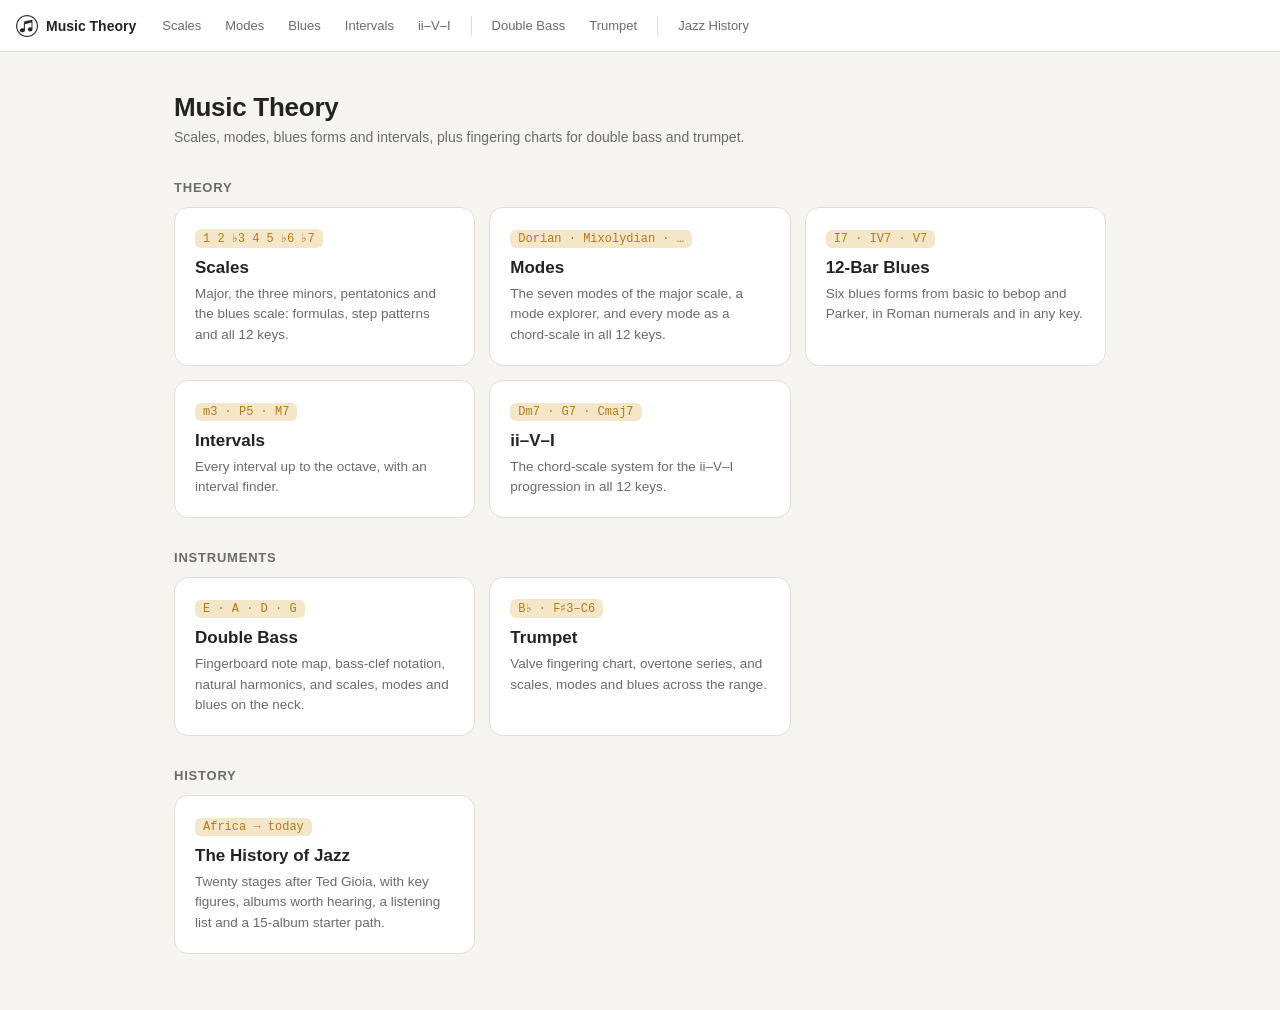
<file: index.html>
<!DOCTYPE html>
<html lang="en">
<head>
<meta charset="UTF-8">
<meta name="viewport" content="width=device-width, initial-scale=1">
<title>Music Theory</title>
<link rel="icon" type="image/png" href="assets/favicon.png">
<link rel="stylesheet" href="assets/site.css">
<style>
  .section-title {
    font-size: 13px;
    text-transform: uppercase;
    letter-spacing: 0.06em;
    color: var(--muted);
    font-weight: 600;
    margin: 32px 0 12px;
  }
  .cards {
    display: grid;
    grid-template-columns: repeat(auto-fill, minmax(260px, 1fr));
    gap: 14px;
  }
  .card {
    display: block;
    background: var(--panel);
    border: 1px solid var(--panel-border);
    border-radius: 14px;
    padding: 20px;
    color: var(--text);
    text-decoration: none;
    transition: border-color .15s, transform .15s;
  }
  .card:hover { border-color: var(--accent); transform: translateY(-2px); }
  .card h3 { margin: 0 0 6px; font-size: 17px; }
  .card p { margin: 0; font-size: 13.5px; color: var(--muted); line-height: 1.5; }
  .card .tag {
    display: inline-block;
    font-family: var(--font-mono);
    font-size: 12px;
    color: var(--accent);
    background: var(--accent-soft);
    border-radius: 6px;
    padding: 2px 8px;
    margin-bottom: 10px;
  }
</style>
</head>
<body>
<script src="assets/nav.js"></script>
<div class="wrap">
  <h1>Music Theory</h1>
  <p class="subtitle">Scales, modes, blues forms and intervals, plus fingering charts for double bass and trumpet.</p>

  <div class="section-title">Theory</div>
  <div class="cards">
    <a class="card" href="theory/scales.html">
      <span class="tag">1 2 ♭3 4 5 ♭6 ♭7</span>
      <h3>Scales</h3>
      <p>Major, the three minors, pentatonics and the blues scale: formulas, step patterns and all 12 keys.</p>
    </a>
    <a class="card" href="theory/modes.html">
      <span class="tag">Dorian · Mixolydian · …</span>
      <h3>Modes</h3>
      <p>The seven modes of the major scale, a mode explorer, and every mode as a chord-scale in all 12 keys.</p>
    </a>
    <a class="card" href="theory/blues.html">
      <span class="tag">I7 · IV7 · V7</span>
      <h3>12-Bar Blues</h3>
      <p>Six blues forms from basic to bebop and Parker, in Roman numerals and in any key.</p>
    </a>
    <a class="card" href="theory/intervals.html">
      <span class="tag">m3 · P5 · M7</span>
      <h3>Intervals</h3>
      <p>Every interval up to the octave, with an interval finder.</p>
    </a>
    <a class="card" href="theory/ii-v-i.html">
      <span class="tag">Dm7 · G7 · Cmaj7</span>
      <h3>ii–V–I</h3>
      <p>The chord-scale system for the ii–V–I progression in all 12 keys.</p>
    </a>
  </div>

  <div class="section-title">Instruments</div>
  <div class="cards">
    <a class="card" href="instruments/double-bass.html">
      <span class="tag">E · A · D · G</span>
      <h3>Double Bass</h3>
      <p>Fingerboard note map, bass-clef notation, natural harmonics, and scales, modes and blues on the neck.</p>
    </a>
    <a class="card" href="instruments/trumpet.html">
      <span class="tag">B♭ · F♯3–C6</span>
      <h3>Trumpet</h3>
      <p>Valve fingering chart, overtone series, and scales, modes and blues across the range.</p>
    </a>
  </div>

  <div class="section-title">History</div>
  <div class="cards">
    <a class="card" href="history/jazz-history.html">
      <span class="tag">Africa → today</span>
      <h3>The History of Jazz</h3>
      <p>Twenty stages after Ted Gioia, with key figures, albums worth hearing, a listening list and a 15-album starter path.</p>
    </a>
  </div>
</div>
</body>
</html>
</file>
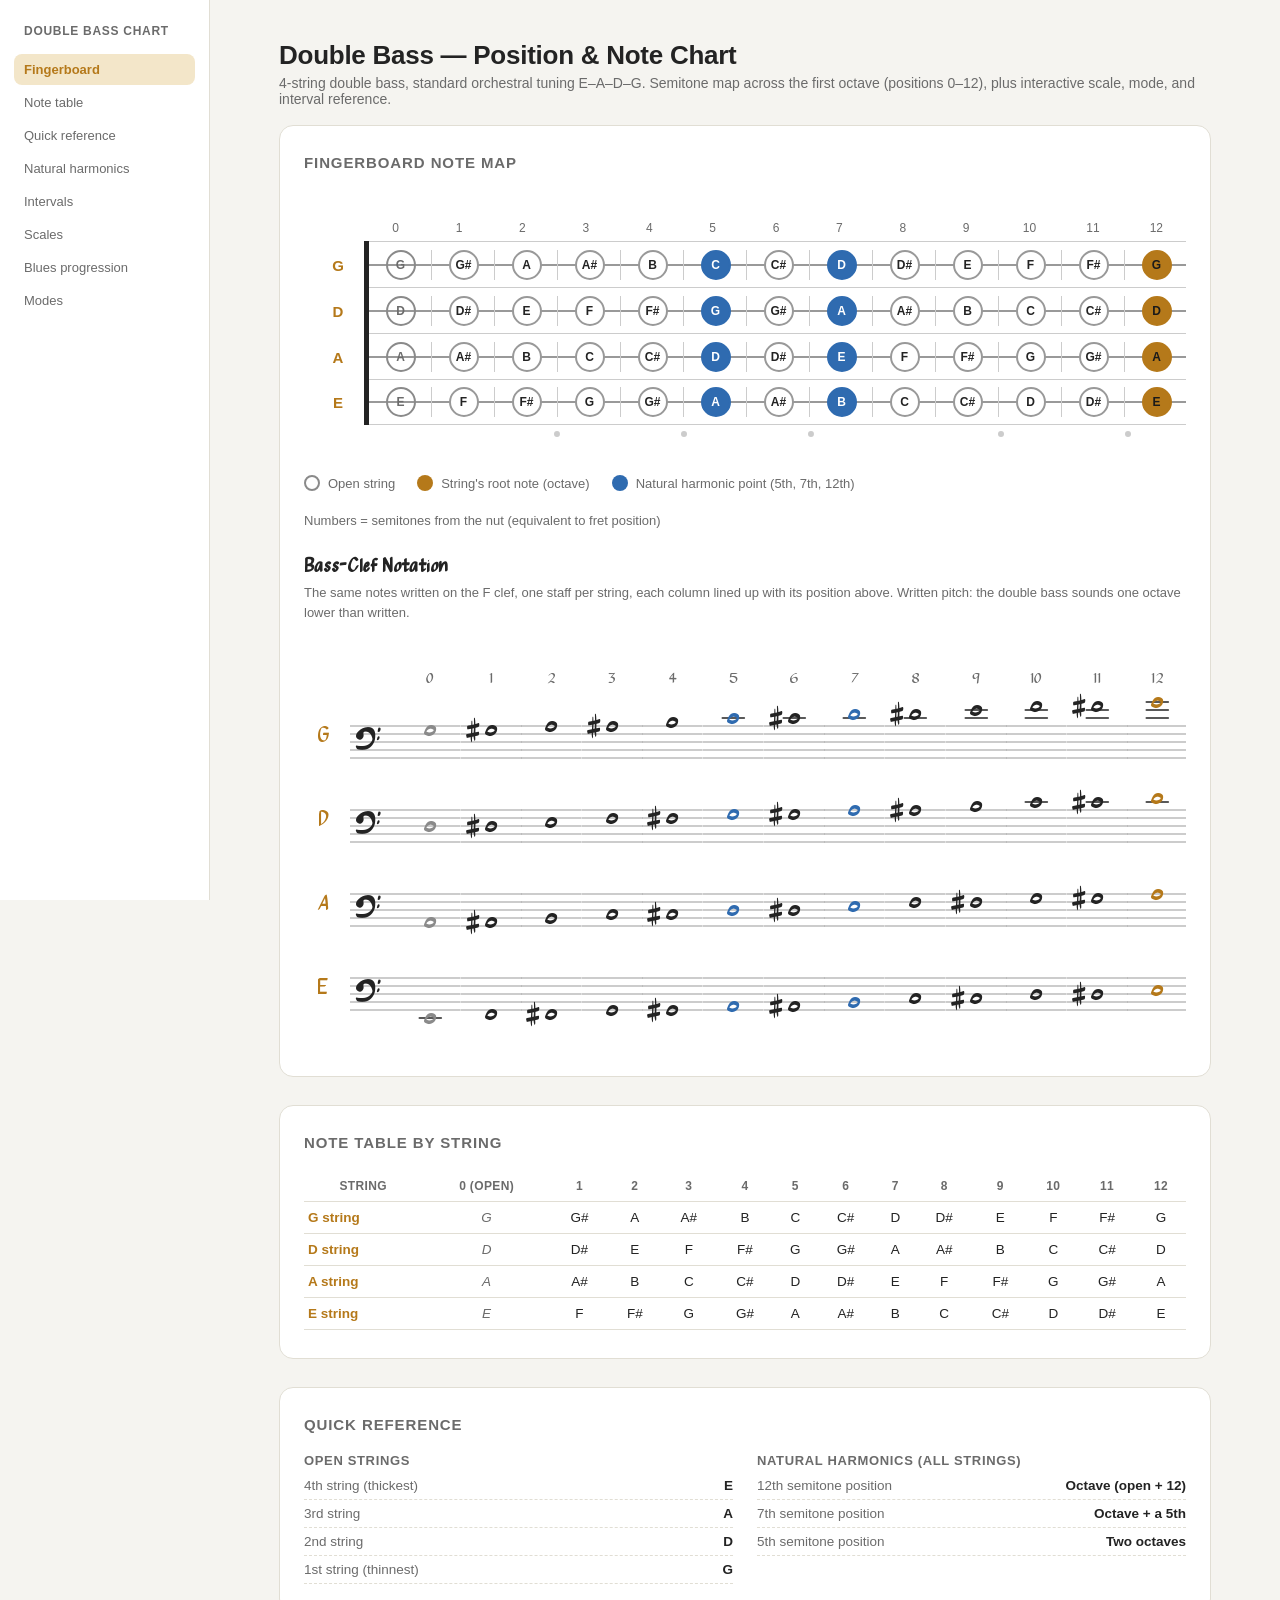
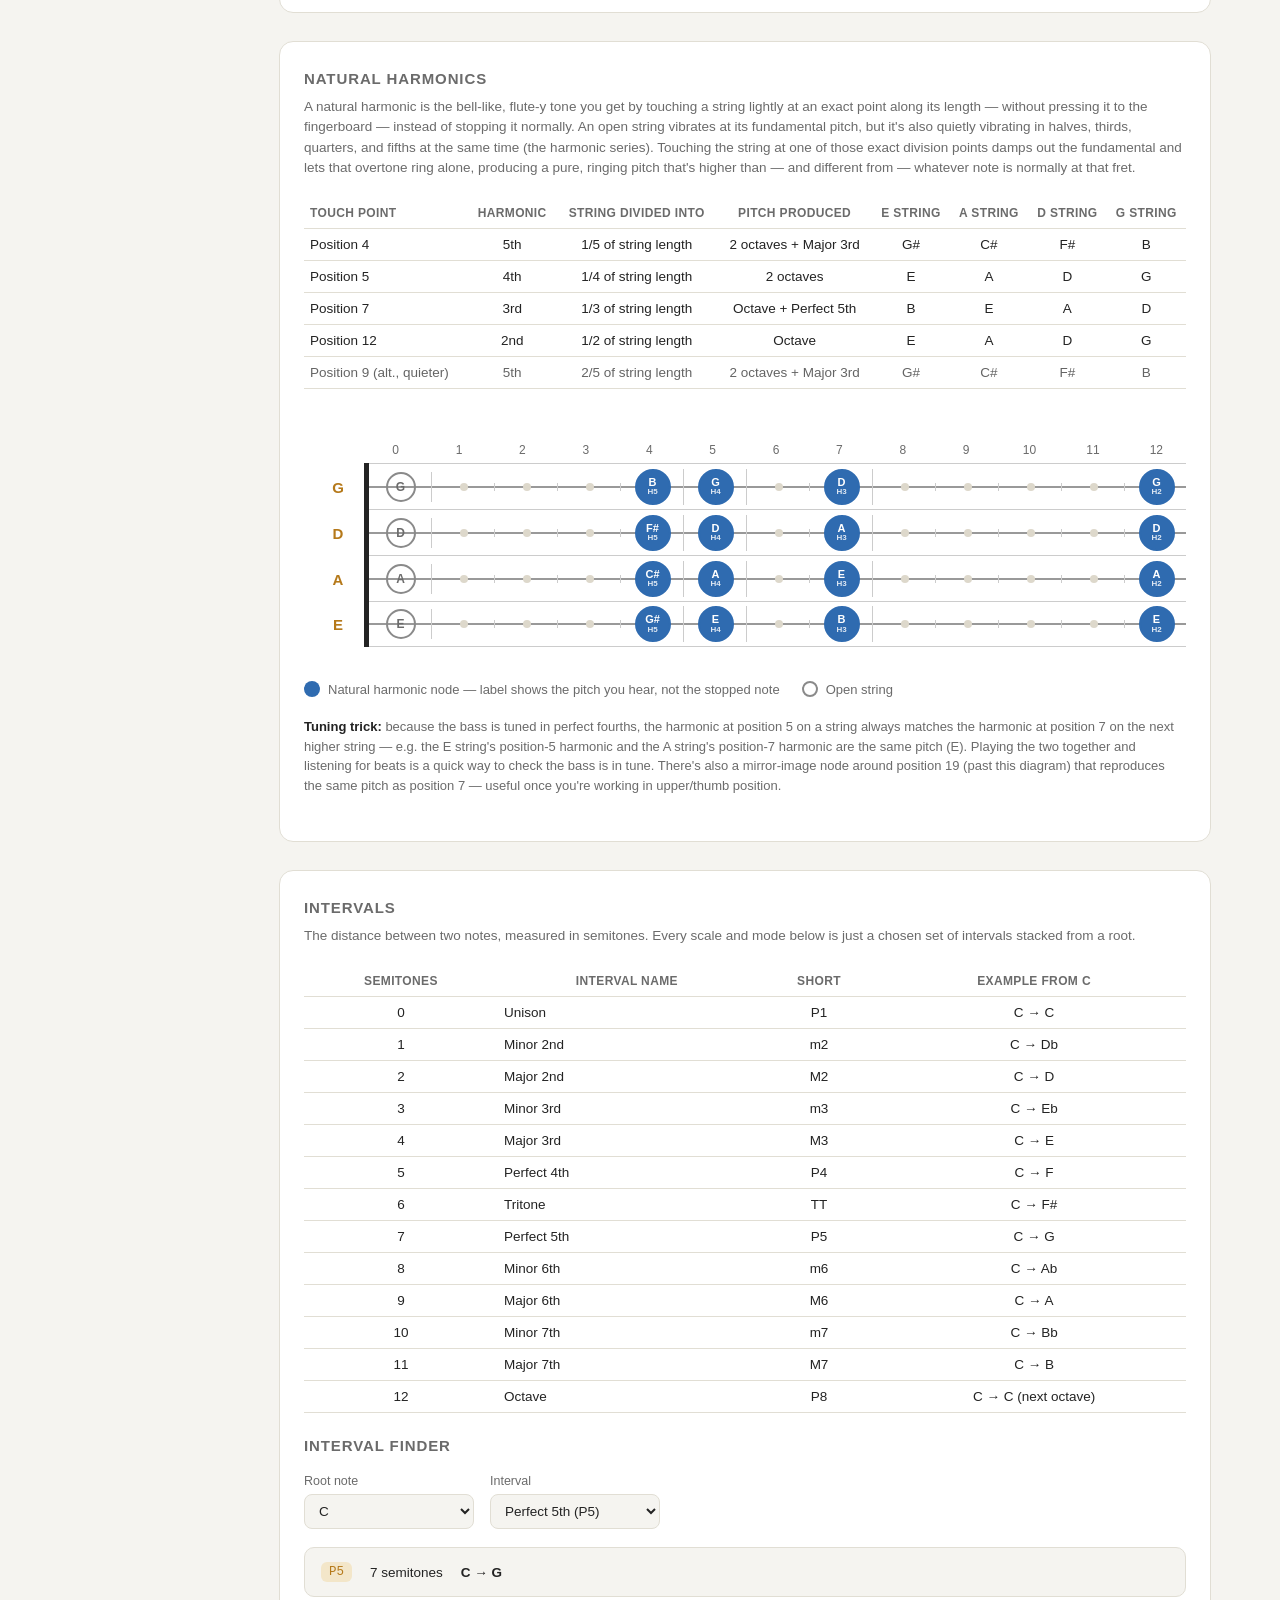
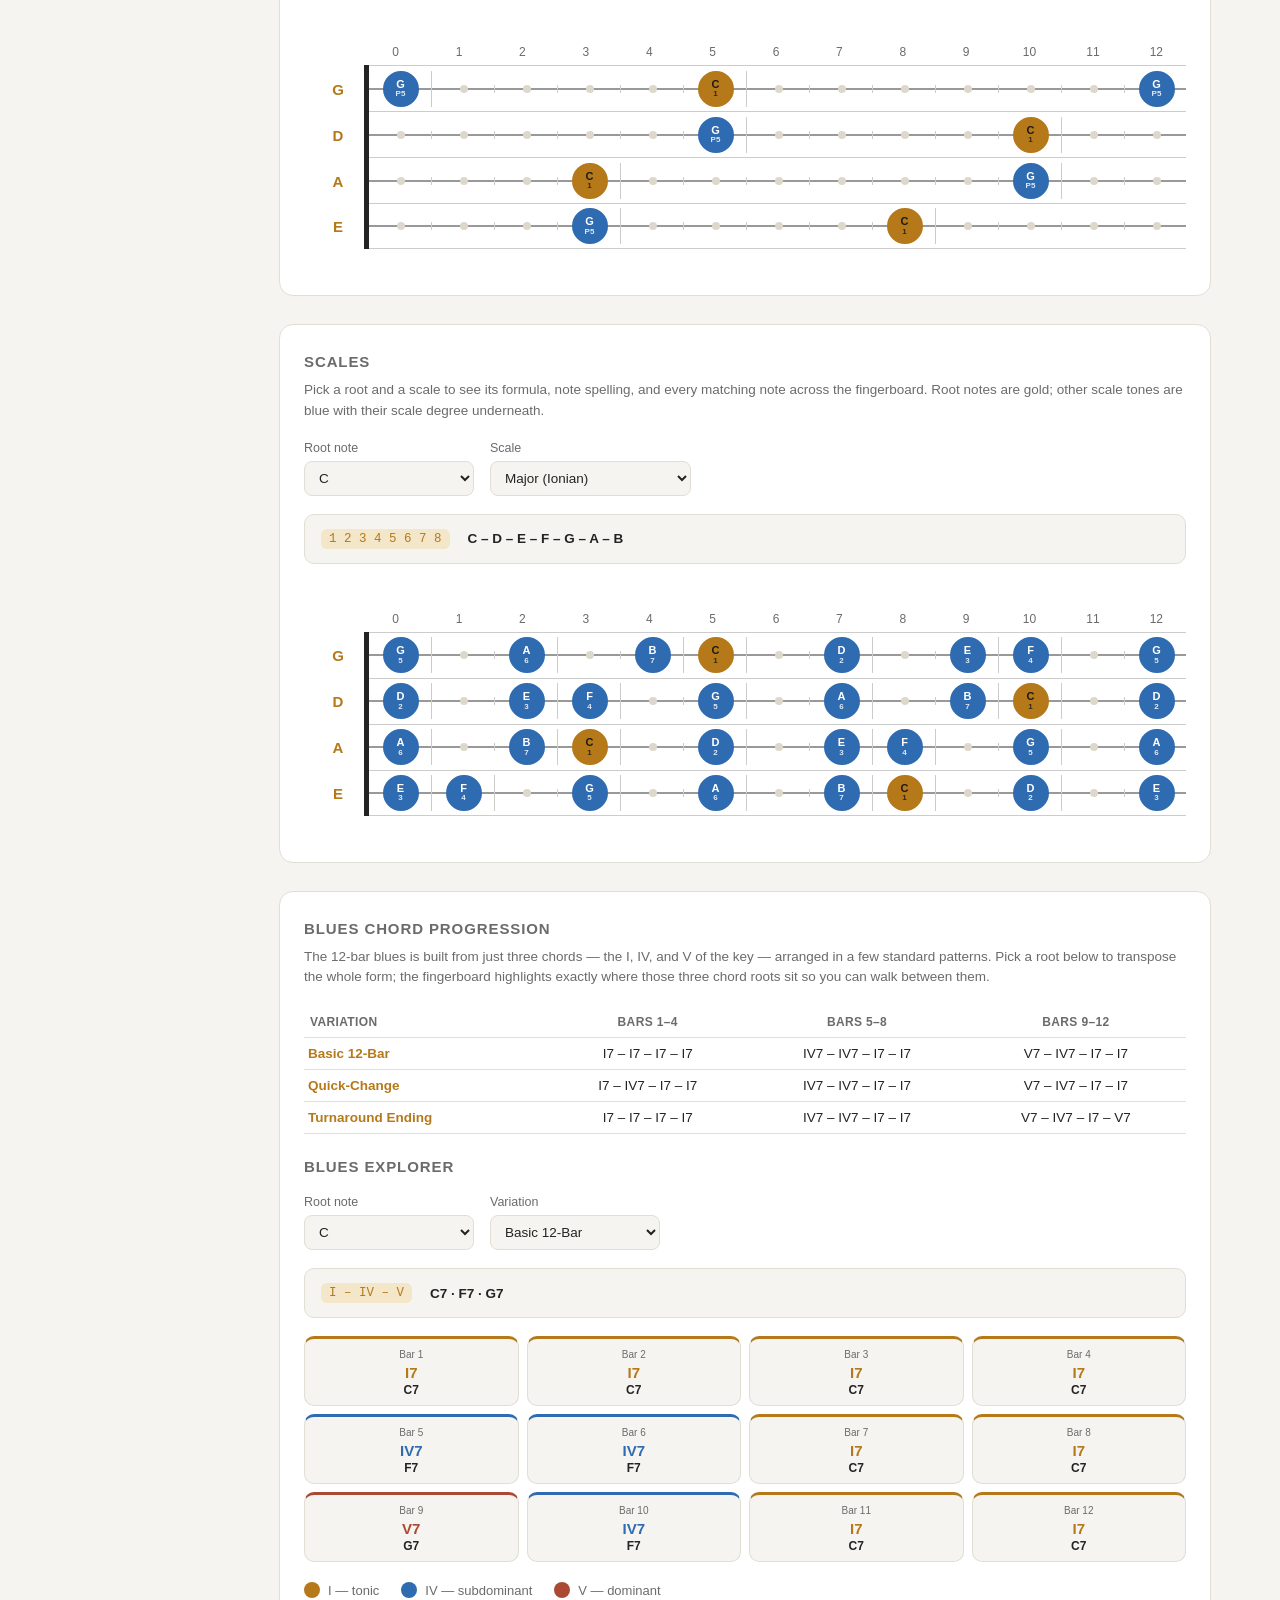
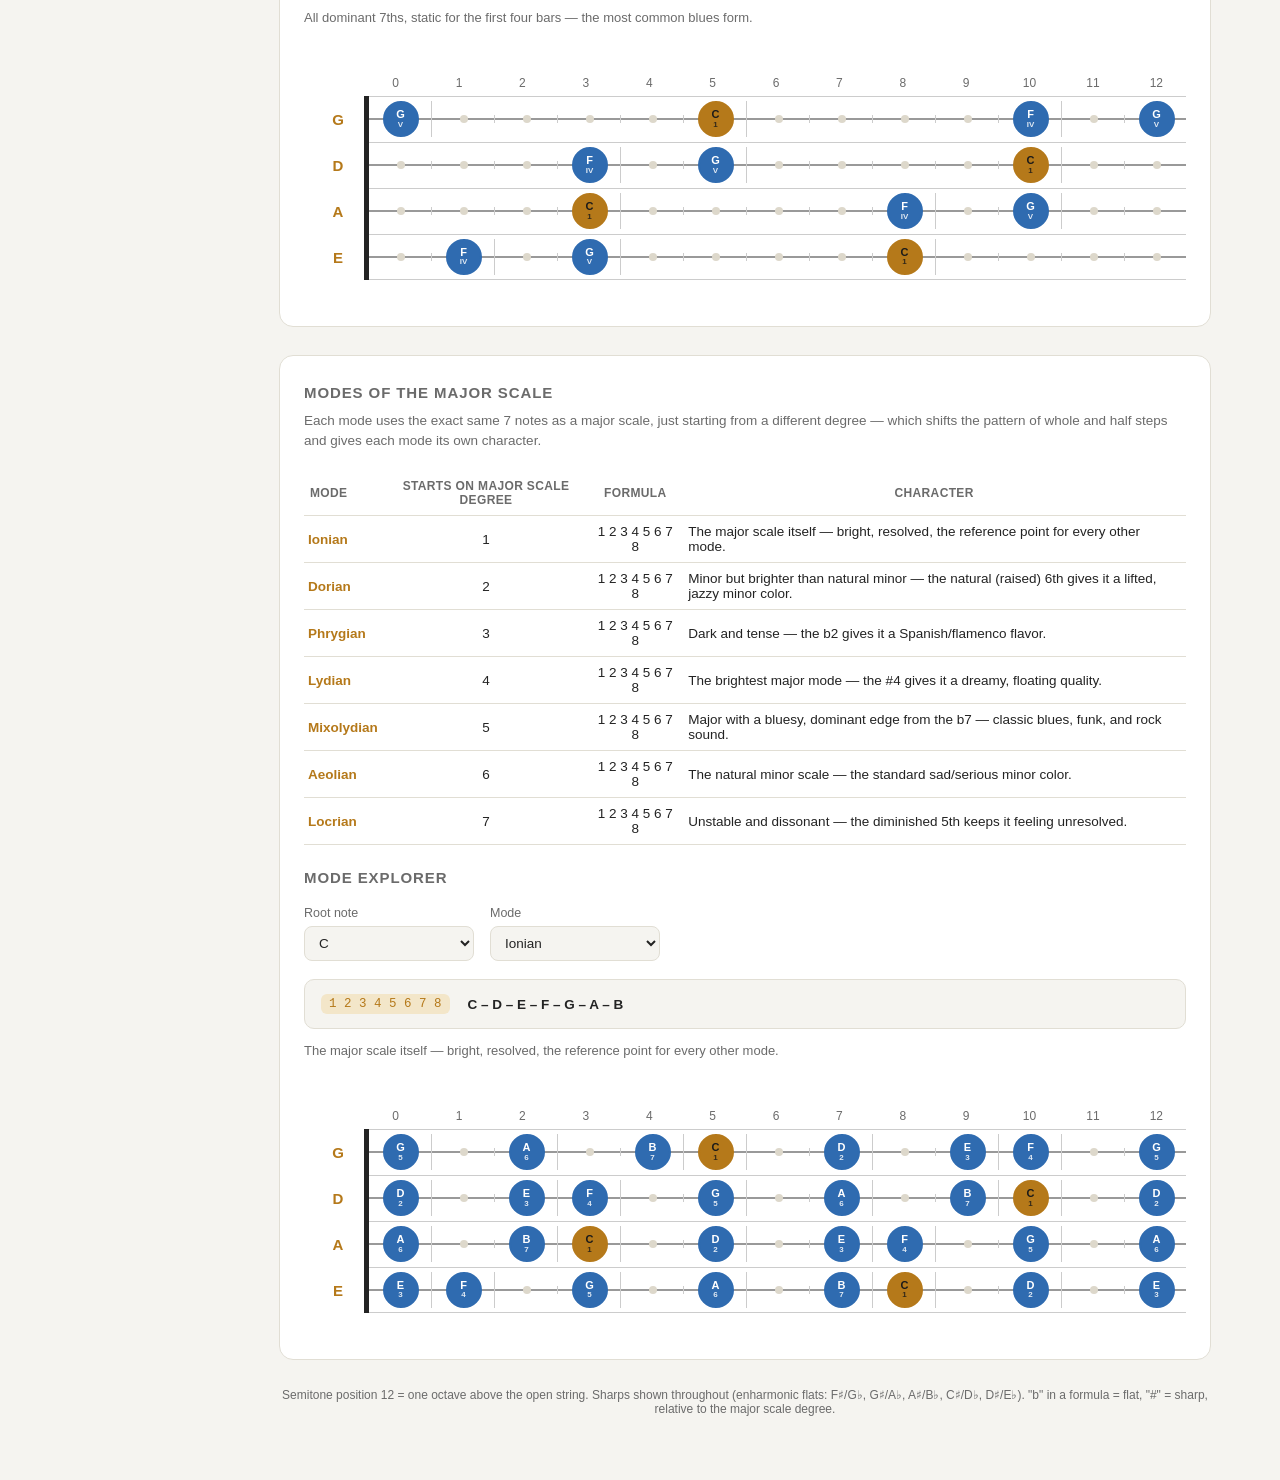
<file: double-bass.html>
<!DOCTYPE html>
<html lang="en">
<head>
<meta charset="UTF-8">
<meta http-equiv="X-UA-Compatible" content="IE=edge">
<meta name="viewport" content="width=device-width, initial-scale=1, maximum-scale=1, user-scalable=no">
<title>Double Bass — Positions, Notes, Scales, Modes &amp; Intervals</title>
<!-- PNG first: Safari doesn't reliably support SVG favicons via rel="icon" -->
<link rel="icon" type="image/png" href="Jazz/favicon.png">
<link rel="icon" type="image/svg+xml" href="Jazz/favicon.svg">
<style>
  /* ========== COLOR TOKENS ========== */
  /* Dark theme is the default; the media query below overrides these for light mode. */
  :root {
    --bg: #14161c;
    --panel: #1c1f27;
    --panel-border: #2b2f3a;
    --text: #e8eaef;
    --muted: #9aa1b2;
    --accent: #d9a441;
    --accent-soft: #3a3120;
    --string-line: #565c6e;
    --fret-line: #3a3f4c;
    --nut: #e8eaef;
    --open-dot: #6c7386;
    --root-dot: #d9a441;
    --natural-dot: #4d84c9;
    --dim-dot: #3a3f4c;
    --chord-i: #d9a441;
    --chord-iv: #4d84c9;
    --chord-v: #c9604a;
  }
  /* Light-mode overrides for the same token names above */
  @media (prefers-color-scheme: light) {
    :root {
      --bg: #f5f4f0;
      --panel: #ffffff;
      --panel-border: #e1ded4;
      --text: #232323;
      --muted: #6b6b6b;
      --accent: #b5791a;
      --accent-soft: #f3e6c9;
      --string-line: #999;
      --fret-line: #ccc;
      --nut: #232323;
      --open-dot: #8a8a8a;
      --root-dot: #b5791a;
      --natural-dot: #2f6bb0;
      --dim-dot: #ddd8cb;
      --chord-i: #b5791a;
      --chord-iv: #2f6bb0;
      --chord-v: #ab4a34;
    }
  }
  * { box-sizing: border-box; }
  /* ========== BASE PAGE LAYOUT ========== */
  /* Sidenav + main content sit side by side; .wrap is the centered content column. */
  body {
    margin: 0;
    padding: 0;
    background: var(--bg);
    color: var(--text);
    font-family: -apple-system, BlinkMacSystemFont, "Segoe UI", Helvetica, Arial, sans-serif;
    display: flex;
    align-items: flex-start;
  }
  .wrap { flex: 1; min-width: 0; max-width: 980px; margin: 0 auto; padding: 40px 24px 60px; }

  /* ========== LEFT NAV PANEL ========== */
  /* Sticky left-hand nav: stays pinned to the viewport while the content column scrolls;
     the active link is kept in sync with scroll position by the IntersectionObserver
     scrollspy near the bottom of the script block. */
  .sidenav {
    position: sticky;
    top: 0;
    align-self: flex-start;
    height: 100vh;
    overflow-y: auto;
    flex-shrink: 0;
    width: 210px;
    background: var(--panel);
    border-right: 1px solid var(--panel-border);
    padding: 24px 14px;
    display: flex;
    flex-direction: column;
    gap: 2px;
  }
  .sidenav-title {
    font-size: 12px;
    font-weight: 700;
    text-transform: uppercase;
    letter-spacing: 0.06em;
    color: var(--muted);
    padding: 0 10px 14px;
  }
  .sidenav a {
    font-size: 13px;
    color: var(--muted);
    text-decoration: none;
    padding: 8px 10px;
    border-radius: 8px;
    transition: background .12s, color .12s;
  }
  .sidenav a:hover { color: var(--text); background: var(--bg); }
  .sidenav a.active { color: var(--accent); background: var(--accent-soft); font-weight: 600; }

  /* Below 860px there's no room for a side column: the nav becomes a static,
     horizontally-scrollable bar stacked above the content instead of a sticky sidebar. */
  @media (max-width: 860px) {
    body { flex-direction: column; }
    .sidenav {
      position: static;
      width: 100%;
      height: auto;
      flex-direction: row;
      overflow-x: auto;
      overflow-y: visible;
      border-right: none;
      border-bottom: 1px solid var(--panel-border);
      gap: 6px;
      padding: 14px 16px;
    }
    .sidenav-title { display: none; }
    .sidenav a { flex-shrink: 0; white-space: nowrap; }
    .wrap { max-width: 100%; }
  }
  /* ========== PAGE HEADER + SHARED PANEL CHROME ========== */
  /* h1/subtitle are the page banner; .panel is the rounded card used for every section below. */
  h1 {
    font-size: 26px;
    margin: 0 0 4px;
    letter-spacing: -0.01em;
  }
  .subtitle {
    color: var(--muted);
    font-size: 14px;
    margin: 0 0 18px;
  }
  .panel {
    background: var(--panel);
    border: 1px solid var(--panel-border);
    border-radius: 14px;
    padding: 28px 24px;
    margin-bottom: 28px;
    scroll-margin-top: 20px;
  }
  .panel h2 {
    font-size: 15px;
    text-transform: uppercase;
    letter-spacing: 0.06em;
    color: var(--muted);
    margin: 0 0 20px;
    font-weight: 600;
  }
  .panel p.desc {
    font-size: 13.5px;
    color: var(--muted);
    margin: -10px 0 20px;
    line-height: 1.5;
  }

  /* Fingerboard diagram */
  .board-scroll { overflow-x: auto; padding-bottom: 8px; }
  .board {
    position: relative;
    min-width: 900px;
    padding: 30px 16px 10px 60px;
  }
  .fret-numbers {
    display: grid;
    grid-template-columns: repeat(13, 1fr);
    margin-bottom: 6px;
    padding-left: 0;
  }
  .fret-numbers span {
    text-align: center;
    font-size: 12px;
    color: var(--muted);
    font-variant-numeric: tabular-nums;
  }
  .strings {
    position: relative;
    border-left: 5px solid var(--nut);
    padding-left: 0;
  }
  .string-row {
    position: relative;
    display: grid;
    grid-template-columns: repeat(13, 1fr);
    height: 46px;
    align-items: center;
    border-top: 1px solid var(--fret-line);
  }
  .string-row:last-child { border-bottom: 1px solid var(--fret-line); }
  .string-row::before {
    content: "";
    position: absolute;
    left: 0; right: 0; top: 50%;
    height: 2px;
    background: var(--string-line);
    transform: translateY(-1px);
  }
  .string-label {
    position: absolute;
    left: -46px;
    top: 50%;
    transform: translateY(-50%);
    font-weight: 700;
    font-size: 15px;
    color: var(--accent);
    width: 30px;
    text-align: center;
  }
  .cell {
    position: relative;
    display: flex;
    justify-content: center;
    z-index: 2;
  }
  .fret-div {
    position: absolute;
    top: 0; bottom: 0; right: 0;
    width: 1px;
    background: var(--fret-line);
  }
  .note {
    position: relative;
    width: 30px;
    height: 30px;
    border-radius: 50%;
    display: flex;
    align-items: center;
    justify-content: center;
    font-size: 12px;
    font-weight: 700;
    background: var(--panel);
    border: 2px solid var(--string-line);
    color: var(--text);
  }
  .note.open {
    background: transparent;
    border: 2px solid var(--open-dot);
    color: var(--muted);
  }
  .note.root {
    background: var(--accent);
    border-color: var(--accent);
    color: #1a1a1a;
  }
  .note.natural {
    background: var(--natural-dot);
    border-color: var(--natural-dot);
    color: #fff;
  }
  .note.scale {
    width: 36px;
    height: 36px;
    flex-direction: column;
    gap: 0;
    background: var(--natural-dot);
    border-color: var(--natural-dot);
    color: #fff;
    font-size: 11px;
    line-height: 1.05;
  }
  .note.scale.is-root {
    background: var(--accent);
    border-color: var(--accent);
    color: #1a1a1a;
  }
  .note.scale span.deg {
    font-size: 8px;
    font-weight: 600;
    opacity: 0.85;
  }
  .note.dim {
    width: 8px;
    height: 8px;
    background: var(--dim-dot);
    border: none;
  }

  .marker-row {
    display: grid;
    grid-template-columns: repeat(13, 1fr);
    margin-top: 6px;
  }
  .marker-row span {
    text-align: center;
    font-size: 11px;
    color: var(--muted);
  }
  .marker-dot {
    display: inline-block;
    width: 6px; height: 6px;
    border-radius: 50%;
    background: var(--fret-line);
  }

  /* Bass-clef notation staves, one per string, columns aligned with the fingerboard grid.
     MuseScore "Jazz" look: Petaluma (SMuFL music font) + Petaluma Script for text,
     both by Steinberg under the SIL Open Font License (see Jazz/fonts/OFL.txt). */
  @font-face {
    font-family: "Petaluma";
    src: url("Jazz/fonts/Petaluma.woff2") format("woff2");
    font-display: block;
  }
  @font-face {
    font-family: "Petaluma Script";
    src: url("Jazz/fonts/PetalumaScript.woff2") format("woff2");
    font-display: swap;
  }
  .notation-board { padding-left: 96px; }
  .notation-board .string-label { left: -92px; font-family: "Petaluma Script", cursive; font-size: 20px; font-weight: 400; }
  .notation-board .fret-numbers span { font-family: "Petaluma Script", cursive; font-size: 14px; }
  .notation-title { font-family: "Petaluma Script", cursive; font-size: 18px !important; text-transform: none !important; letter-spacing: 0 !important; color: var(--text) !important; }
  .staff-row .smufl { font-family: "Petaluma"; font-size: 32px; } /* 32px = 4 staff spaces of 8px */
  .staff-row {
    position: relative;
    display: grid;
    grid-template-columns: repeat(13, 1fr);
    height: 84px;
  }
  .staff-row svg { display: block; overflow: visible; }
  .staff-clef { position: absolute; left: -50px; top: 0; }
  .staff-row .staff-line { stroke: var(--string-line); stroke-width: 1; }
  .staff-row .ledger { stroke: var(--text); stroke-width: 1.6; stroke-linecap: round; }
  .staff-row .clef, .staff-row .acc, .staff-row .head { fill: var(--text); }
  .staff-row .head.open { fill: var(--open-dot); }
  .staff-row .head.root { fill: var(--accent); }
  .staff-row .head.natural { fill: var(--natural-dot); }
  .notation-title {
    font-size: 13px;
    color: var(--muted);
    text-transform: uppercase;
    letter-spacing: 0.05em;
    margin: 28px 0 4px;
  }

  .legend {
    display: flex;
    gap: 22px;
    flex-wrap: wrap;
    margin-top: 20px;
    font-size: 13px;
    color: var(--muted);
  }
  .legend-item { display: flex; align-items: center; gap: 8px; }
  .legend-dot {
    width: 16px; height: 16px;
    border-radius: 50%;
    flex-shrink: 0;
  }

  /* Tables */
  table {
    width: 100%;
    border-collapse: collapse;
    font-size: 13.5px;
  }
  th, td {
    text-align: center;
    padding: 8px 6px;
    border-bottom: 1px solid var(--panel-border);
    font-variant-numeric: tabular-nums;
  }
  th {
    color: var(--muted);
    font-weight: 600;
    font-size: 12px;
    text-transform: uppercase;
    letter-spacing: 0.03em;
  }
  td.string-name, td.name-cell {
    font-weight: 700;
    color: var(--accent);
    text-align: left;
    padding-left: 4px;
  }
  td.left { text-align: left; }
  td.open-note { color: var(--muted); font-style: italic; }

  /* Two-column layout used by the Quick Reference panel's open-strings / harmonics lists */
  .two-col {
    display: grid;
    grid-template-columns: 1fr 1fr;
    gap: 24px;
  }
  @media (max-width: 720px) {
    .two-col { grid-template-columns: 1fr; }
  }
  .note-block h3 {
    font-size: 13px;
    color: var(--muted);
    text-transform: uppercase;
    letter-spacing: 0.05em;
    margin: 0 0 10px;
  }
  ul.plain {
    margin: 0;
    padding: 0;
    list-style: none;
    display: flex;
    flex-direction: column;
    gap: 6px;
  }
  ul.plain li {
    display: flex;
    justify-content: space-between;
    font-size: 13.5px;
    border-bottom: 1px dashed var(--panel-border);
    padding-bottom: 6px;
  }
  ul.plain li span:first-child { color: var(--muted); }
  ul.plain li span:last-child { font-weight: 600; }

  /* Explorer controls */
  .explorer {
    display: flex;
    flex-wrap: wrap;
    gap: 16px;
    margin-bottom: 18px;
  }
  .explorer label {
    font-size: 12.5px;
    color: var(--muted);
    display: flex;
    flex-direction: column;
    gap: 6px;
  }
  .explorer select {
    background: var(--bg);
    color: var(--text);
    border: 1px solid var(--panel-border);
    border-radius: 8px;
    padding: 8px 10px;
    font-size: 13.5px;
    min-width: 170px;
  }
  .result-strip {
    display: flex;
    flex-wrap: wrap;
    gap: 18px;
    align-items: center;
    background: var(--bg);
    border: 1px solid var(--panel-border);
    border-radius: 10px;
    padding: 14px 16px;
    margin-bottom: 18px;
    font-size: 13.5px;
  }
  .result-strip .formula-tag {
    font-family: ui-monospace, SFMono-Regular, Menlo, monospace;
    background: var(--accent-soft);
    color: var(--accent);
    padding: 3px 8px;
    border-radius: 6px;
    font-size: 12.5px;
  }
  .result-strip .notes-list {
    font-weight: 600;
  }
  .character-line {
    font-size: 13px;
    color: var(--muted);
    margin-top: -6px;
    margin-bottom: 18px;
    line-height: 1.5;
  }

  /* Page footer note (enharmonic-spelling legend) */
  footer {
    color: var(--muted);
    font-size: 12px;
    text-align: center;
    margin-top: 20px;
  }

  /* Blues progression bar grid */
  .blues-bars {
    display: grid;
    grid-template-columns: repeat(4, 1fr);
    gap: 8px;
    margin-bottom: 18px;
  }
  .blues-bar {
    border: 1px solid var(--panel-border);
    border-radius: 10px;
    padding: 10px 8px 8px;
    text-align: center;
    background: var(--bg);
    border-top: 3px solid var(--panel-border);
  }
  .blues-bar .bar-num {
    font-size: 10px;
    color: var(--muted);
    margin-bottom: 4px;
  }
  .blues-bar .bar-roman {
    font-size: 15px;
    font-weight: 700;
  }
  .blues-bar .bar-chord {
    font-size: 12px;
    font-weight: 600;
    color: var(--text);
    margin-top: 2px;
  }
  .blues-bar.fn-I { border-top-color: var(--chord-i); }
  .blues-bar.fn-I .bar-roman { color: var(--chord-i); }
  .blues-bar.fn-IV { border-top-color: var(--chord-iv); }
  .blues-bar.fn-IV .bar-roman { color: var(--chord-iv); }
  .blues-bar.fn-V { border-top-color: var(--chord-v); }
  .blues-bar.fn-V .bar-roman { color: var(--chord-v); }
</style>
</head>
<body>
<!-- Sticky left nav; links use data-target ids matched against panel ids by the scrollspy script -->
<nav class="sidenav" id="sidenav">
  <div class="sidenav-title">Double Bass Chart</div>
  <a href="#board-panel" data-target="board-panel">Fingerboard</a>
  <a href="#table-panel" data-target="table-panel">Note table</a>
  <a href="#quickref-panel" data-target="quickref-panel">Quick reference</a>
  <a href="#harmonics-panel" data-target="harmonics-panel">Natural harmonics</a>
  <a href="#intervals-panel" data-target="intervals-panel">Intervals</a>
  <a href="#scales-panel" data-target="scales-panel">Scales</a>
  <a href="#blues-panel" data-target="blues-panel">Blues progression</a>
  <a href="#modes-panel" data-target="modes-panel">Modes</a>
</nav>
<div class="wrap">
  <h1>Double Bass — Position &amp; Note Chart</h1>
  <p class="subtitle">4-string double bass, standard orchestral tuning E&ndash;A&ndash;D&ndash;G. Semitone map across the first octave (positions 0&ndash;12), plus interactive scale, mode, and interval reference.</p>

  <!-- FINGERBOARD DIAGRAM -->
  <div class="panel" id="board-panel">
    <h2>Fingerboard Note Map</h2>
    <div class="board-scroll">
      <div class="board">
        <div class="fret-numbers">
          <span>0</span><span>1</span><span>2</span><span>3</span><span>4</span><span>5</span><span>6</span><span>7</span><span>8</span><span>9</span><span>10</span><span>11</span><span>12</span>
        </div>
        <div class="strings" id="strings"></div>
        <div class="marker-row">
          <span></span><span></span><span></span><span class="marker-dot"></span><span></span><span class="marker-dot"></span><span></span><span class="marker-dot"></span><span></span><span></span><span class="marker-dot"></span><span></span><span class="marker-dot marker-dot"></span>
        </div>
      </div>
    </div>
    <div class="legend">
      <div class="legend-item"><span class="legend-dot" style="border:2px solid var(--open-dot); background:transparent;"></span> Open string</div>
      <div class="legend-item"><span class="legend-dot" style="background:var(--accent);"></span> String's root note (octave)</div>
      <div class="legend-item"><span class="legend-dot" style="background:var(--natural-dot);"></span> Natural harmonic point (5th, 7th, 12th)</div>
      <div class="legend-item">Numbers = semitones from the nut (equivalent to fret position)</div>
    </div>

    <h3 class="notation-title">Bass-Clef Notation</h3>
    <p class="character-line" style="margin-top:0;">The same notes written on the F clef, one staff per string, each column lined up with its position above. Written pitch: the double bass sounds one octave lower than written.</p>
    <div class="board-scroll">
      <div class="board notation-board">
        <div class="fret-numbers">
          <span>0</span><span>1</span><span>2</span><span>3</span><span>4</span><span>5</span><span>6</span><span>7</span><span>8</span><span>9</span><span>10</span><span>11</span><span>12</span>
        </div>
        <div id="notation"></div>
      </div>
    </div>
  </div>

  <!-- NOTE TABLE -->
  <div class="panel" id="table-panel">
    <h2>Note Table by String</h2>
    <div style="overflow-x:auto;">
    <table id="note-table">
      <thead>
        <tr>
          <th>String</th>
          <th>0 (open)</th><th>1</th><th>2</th><th>3</th><th>4</th><th>5</th><th>6</th><th>7</th><th>8</th><th>9</th><th>10</th><th>11</th><th>12</th>
        </tr>
      </thead>
      <tbody id="note-table-body"></tbody>
    </table>
    </div>
  </div>

  <!-- QUICK REFERENCE -->
  <div class="panel" id="quickref-panel">
    <h2>Quick Reference</h2>
    <div class="two-col">
      <div class="note-block">
        <h3>Open Strings</h3>
        <ul class="plain">
          <li><span>4th string (thickest)</span><span>E</span></li>
          <li><span>3rd string</span><span>A</span></li>
          <li><span>2nd string</span><span>D</span></li>
          <li><span>1st string (thinnest)</span><span>G</span></li>
        </ul>
      </div>
      <div class="note-block">
        <h3>Natural Harmonics (all strings)</h3>
        <ul class="plain">
          <li><span>12th semitone position</span><span>Octave (open + 12)</span></li>
          <li><span>7th semitone position</span><span>Octave + a 5th</span></li>
          <li><span>5th semitone position</span><span>Two octaves</span></li>
        </ul>
      </div>
    </div>
  </div>

  <!-- NATURAL HARMONICS -->
  <div class="panel" id="harmonics-panel">
    <h2>Natural Harmonics</h2>
    <p class="desc">
      A natural harmonic is the bell-like, flute-y tone you get by touching a string lightly at an exact point
      along its length &mdash; without pressing it to the fingerboard &mdash; instead of stopping it normally.
      An open string vibrates at its fundamental pitch, but it's also quietly vibrating in halves, thirds,
      quarters, and fifths at the same time (the harmonic series). Touching the string at one of those exact
      division points damps out the fundamental and lets that overtone ring alone, producing a pure, ringing
      pitch that's higher than &mdash; and different from &mdash; whatever note is normally at that fret.
    </p>
    <div style="overflow-x:auto; margin-bottom: 24px;">
      <table>
        <thead>
          <tr>
            <th style="text-align:left;">Touch Point</th>
            <th>Harmonic</th>
            <th>String Divided Into</th>
            <th>Pitch Produced</th>
            <th>E string</th>
            <th>A string</th>
            <th>D string</th>
            <th>G string</th>
          </tr>
        </thead>
        <tbody id="harmonics-table-body"></tbody>
      </table>
    </div>

    <div class="board-scroll">
      <div id="harmonics-board"></div>
    </div>
    <div class="legend" style="margin-top:16px;">
      <div class="legend-item"><span class="legend-dot" style="background:var(--natural-dot);"></span> Natural harmonic node &mdash; label shows the pitch you hear, not the stopped note</div>
      <div class="legend-item"><span class="legend-dot" style="border:2px solid var(--open-dot); background:transparent;"></span> Open string</div>
    </div>

    <p class="character-line" style="margin-top:20px;">
      <strong style="color: var(--text);">Tuning trick:</strong> because the bass is tuned in perfect fourths,
      the harmonic at position 5 on a string always matches the harmonic at position 7 on the next higher
      string &mdash; e.g. the E string's position-5 harmonic and the A string's position-7 harmonic are the same
      pitch (E). Playing the two together and listening for beats is a quick way to check the bass is in tune.
      There's also a mirror-image node around position 19 (past this diagram) that reproduces the same pitch
      as position 7 &mdash; useful once you're working in upper/thumb position.
    </p>
  </div>

  <!-- INTERVALS -->
  <div class="panel" id="intervals-panel">
    <h2>Intervals</h2>
    <p class="desc">The distance between two notes, measured in semitones. Every scale and mode below is just a chosen set of intervals stacked from a root.</p>
    <div style="overflow-x:auto; margin-bottom: 24px;">
      <table>
        <thead>
          <tr><th>Semitones</th><th>Interval Name</th><th>Short</th><th>Example from C</th></tr>
        </thead>
        <tbody id="interval-table-body"></tbody>
      </table>
    </div>

    <h2 style="margin-top: 6px;">Interval Finder</h2>
    <div class="explorer">
      <label>Root note
        <select id="interval-root"></select>
      </label>
      <label>Interval
        <select id="interval-select"></select>
      </label>
    </div>
    <div class="result-strip" id="interval-result"></div>
    <div class="board-scroll">
      <div id="interval-board"></div>
    </div>
  </div>

  <!-- SCALES -->
  <div class="panel" id="scales-panel">
    <h2>Scales</h2>
    <p class="desc">Pick a root and a scale to see its formula, note spelling, and every matching note across the fingerboard. Root notes are gold; other scale tones are blue with their scale degree underneath.</p>
    <div class="explorer">
      <label>Root note
        <select id="scale-root"></select>
      </label>
      <label>Scale
        <select id="scale-select"></select>
      </label>
    </div>
    <div class="result-strip" id="scale-result"></div>
    <div class="board-scroll">
      <div id="scale-board"></div>
    </div>
  </div>

  <!-- BLUES CHORD PROGRESSION -->
  <div class="panel" id="blues-panel">
    <h2>Blues Chord Progression</h2>
    <p class="desc">The 12-bar blues is built from just three chords &mdash; the I, IV, and V of the key &mdash; arranged in a few standard patterns. Pick a root below to transpose the whole form; the fingerboard highlights exactly where those three chord roots sit so you can walk between them.</p>

    <div style="overflow-x:auto; margin-bottom: 24px;">
      <table>
        <thead>
          <tr><th style="text-align:left;">Variation</th><th>Bars 1&ndash;4</th><th>Bars 5&ndash;8</th><th>Bars 9&ndash;12</th></tr>
        </thead>
        <tbody id="blues-overview-body"></tbody>
      </table>
    </div>

    <h2 style="margin-top: 6px;">Blues Explorer</h2>
    <div class="explorer">
      <label>Root note
        <select id="blues-root"></select>
      </label>
      <label>Variation
        <select id="blues-variation"></select>
      </label>
    </div>
    <div class="result-strip" id="blues-result"></div>
    <div class="blues-bars" id="blues-bars"></div>
    <div class="legend" style="margin-bottom: 16px;">
      <div class="legend-item"><span class="legend-dot" style="background:var(--chord-i);"></span> I &mdash; tonic</div>
      <div class="legend-item"><span class="legend-dot" style="background:var(--chord-iv);"></span> IV &mdash; subdominant</div>
      <div class="legend-item"><span class="legend-dot" style="background:var(--chord-v);"></span> V &mdash; dominant</div>
    </div>
    <p class="character-line" id="blues-description"></p>
    <div class="board-scroll">
      <div id="blues-board"></div>
    </div>
  </div>

  <!-- MODES -->
  <div class="panel" id="modes-panel">
    <h2>Modes of the Major Scale</h2>
    <p class="desc">Each mode uses the exact same 7 notes as a major scale, just starting from a different degree — which shifts the pattern of whole and half steps and gives each mode its own character.</p>
    <div style="overflow-x:auto; margin-bottom: 24px;">
      <table>
        <thead>
          <tr><th style="text-align:left;">Mode</th><th>Starts on Major Scale Degree</th><th>Formula</th><th>Character</th></tr>
        </thead>
        <tbody id="mode-table-body"></tbody>
      </table>
    </div>

    <h2 style="margin-top: 6px;">Mode Explorer</h2>
    <div class="explorer">
      <label>Root note
        <select id="mode-root"></select>
      </label>
      <label>Mode
        <select id="mode-select"></select>
      </label>
    </div>
    <div class="result-strip" id="mode-result"></div>
    <p class="character-line" id="mode-character"></p>
    <div class="board-scroll">
      <div id="mode-board"></div>
    </div>
  </div>

  <footer>Semitone position 12 = one octave above the open string. Sharps shown throughout (enharmonic flats: F&#9839;/G&#9837;, G&#9839;/A&#9837;, A&#9839;/B&#9837;, C&#9839;/D&#9837;, D&#9839;/E&#9837;). "b" in a formula = flat, "#" = sharp, relative to the major scale degree.</footer>
</div>

<script>
/* ---------- Core note data ---------- */
// All 12 pitch classes in chromatic order (sharps only); array index doubles as a 0-11 pitch number.
const CHROMATIC = ["C","C#","D","D#","E","F","F#","G","G#","A","A#","B"];
// The four bass strings, thinnest/highest first, with their open-string pitch.
const STRINGS = [
  { label: "G", root: "G" },
  { label: "D", root: "D" },
  { label: "A", root: "A" },
  { label: "E", root: "E" },
];
// Fret-equivalent positions (from the open string) where natural harmonics ring: 5th, 7th, 12th.
const HARMONIC_POSITIONS = [5, 7, 12];

// Chromatic index (0-11) of a note name.
function idx(note) { return CHROMATIC.indexOf(note); }
// The 13 notes (open string + frets 1-12) starting from openNote.
function notesFromOpen(openNote) {
  const start = idx(openNote);
  const out = [];
  for (let i = 0; i <= 12; i++) out.push(CHROMATIC[(start + i) % 12]);
  return out;
}

/* ---------- Correct enharmonic spelling (each scale degree gets its own letter) ---------- */
const LETTER_ORDER = ["C","D","E","F","G","A","B"];
const LETTER_NATURAL = { C:0, D:2, E:4, F:5, G:7, A:9, B:11 };

function numeralFromDegree(label) {
  return parseInt(label.replace(/[#b]/g, ""), 10);
}

// Spell the note that is `offsetSemitones` above rootNote, using the letter
// that is `numeral` scale-steps above the root's letter (so e.g. a "b3" above
// C is forced to use the letter E — giving Eb, never the enharmonic D#).
function spellNote(rootNote, offsetSemitones, numeral) {
  const rootLetter = rootNote[0];
  const rootPitch = idx(rootNote);
  const targetPitch = ((rootPitch + offsetSemitones) % 12 + 12) % 12;
  const startIdx = LETTER_ORDER.indexOf(rootLetter);
  const targetLetter = LETTER_ORDER[(startIdx + (numeral - 1)) % 7];
  const targetNatural = LETTER_NATURAL[targetLetter];
  let diff = ((targetPitch - targetNatural) % 12 + 12) % 12;
  if (diff > 6) diff -= 12; // fold into -6..6, accidentals should land in -2..2
  const accidental = diff === 0 ? "" : diff === 1 ? "#" : diff === -1 ? "b" : diff === 2 ? "##" : diff === -2 ? "bb" : "";
  return targetLetter + accidental;
}

/* ---------- Main static fingerboard + table ---------- */
const boardEl = document.getElementById("strings");
const tbody = document.getElementById("note-table-body");

STRINGS.forEach(s => {
  const notes = notesFromOpen(s.root);
  const row = document.createElement("div");
  row.className = "string-row";
  const label = document.createElement("div");
  label.className = "string-label";
  label.textContent = s.label;
  row.appendChild(label);

  notes.forEach((note, i) => {
    const cell = document.createElement("div");
    cell.className = "cell";
    if (i < 12) {
      const div = document.createElement("div");
      div.className = "fret-div";
      cell.appendChild(div);
    }
    const dot = document.createElement("div");
    let cls = "note";
    if (i === 0) cls += " open";
    else if (note === s.root) cls += " root";
    else if (HARMONIC_POSITIONS.includes(i)) cls += " natural";
    dot.className = cls;
    dot.textContent = note;
    cell.appendChild(dot);
    row.appendChild(cell);
  });
  boardEl.appendChild(row);

  const tr = document.createElement("tr");
  const nameTd = document.createElement("td");
  nameTd.className = "string-name";
  nameTd.textContent = s.label + " string";
  tr.appendChild(nameTd);
  notes.forEach((note, i) => {
    const td = document.createElement("td");
    if (i === 0) td.className = "open-note";
    td.textContent = note;
    tr.appendChild(td);
  });
  tbody.appendChild(tr);
});

/* ---------- BASS-CLEF NOTATION (fingerboard panel) ---------- */
// Written MIDI pitch of each open string (bass is notated an octave above sounding pitch).
const OPEN_WRITTEN_MIDI = { E: 40, A: 45, D: 50, G: 55 }; // E2, A2, D3, G3
const STAFF_HALF = 4;          // px per diatonic step (line spacing = 8px)
const STAFF_BOTTOM_Y = 64;     // y of the bottom staff line (G2)
const G2_STEP = LETTER_ORDER.indexOf("G") + 7 * 2;
const SVG_NS = "http://www.w3.org/2000/svg";

// Diatonic step above the bottom line (G2 = 0, each line/space = 1) plus the sharp flag.
function staffPosition(midi) {
  const name = CHROMATIC[midi % 12];
  const octave = Math.floor(midi / 12) - 1;
  return { step: LETTER_ORDER.indexOf(name[0]) + 7 * octave - G2_STEP, sharp: name.length > 1 };
}

function staffLines() {
  let s = "";
  for (let l = 0; l < 5; l++) {
    const y = STAFF_BOTTOM_Y - l * 2 * STAFF_HALF;
    s += `<line class="staff-line" x1="0" x2="100%" y1="${y}" y2="${y}"/>`;
  }
  return s;
}

function buildNotation() {
  const container = document.getElementById("notation");
  STRINGS.forEach(s => {
    const row = document.createElement("div");
    row.className = "staff-row";
    const label = document.createElement("div");
    label.className = "string-label";
    label.textContent = s.label;
    row.appendChild(label);

    // SMuFL fClef (U+E062): its baseline sits on the F3 line (4th line from the bottom).
    const fLineY = STAFF_BOTTOM_Y - 6 * STAFF_HALF;
    const clef = document.createElementNS(SVG_NS, "svg");
    clef.setAttribute("class", "staff-clef");
    clef.setAttribute("width", "50");
    clef.setAttribute("height", "84");
    clef.innerHTML = staffLines() + `<text class="smufl clef" x="6" y="${fLineY}">&#xE062;</text>`;
    row.appendChild(clef);

    const openMidi = OPEN_WRITTEN_MIDI[s.root];
    for (let i = 0; i <= 12; i++) {
      const { step, sharp } = staffPosition(openMidi + i);
      const y = STAFF_BOTTOM_Y - step * STAFF_HALF;
      let ledgers = "";
      for (let l = -2; l >= step; l -= 2) ledgers += `<line class="ledger" x1="-11" x2="11" y1="${STAFF_BOTTOM_Y - l * STAFF_HALF}" y2="${STAFF_BOTTOM_Y - l * STAFF_HALF}"/>`;
      for (let l = 10; l <= step; l += 2) ledgers += `<line class="ledger" x1="-11" x2="11" y1="${STAFF_BOTTOM_Y - l * STAFF_HALF}" y2="${STAFF_BOTTOM_Y - l * STAFF_HALF}"/>`;

      // Same color coding as the fingerboard dots above.
      let cls = "head";
      if (i === 0) cls += " open";
      else if (i === 12) cls += " root";
      else if (HARMONIC_POSITIONS.includes(i)) cls += " natural";

      const cell = document.createElementNS(SVG_NS, "svg");
      cell.setAttribute("width", "100%");
      cell.setAttribute("height", "84");
      cell.innerHTML = staffLines() +
        `<svg x="50%" y="0" overflow="visible">${ledgers}` +
        // SMuFL accidentalSharp (U+E262) and noteheadWhole (U+E0A2); glyph baseline = pitch line.
        (sharp ? `<text class="smufl acc" x="-12" y="${y}" text-anchor="end">&#xE262;</text>` : "") +
        `<text class="smufl ${cls}" x="0" y="${y}" text-anchor="middle">&#xE0A2;</text></svg>`;
      row.appendChild(cell);
    }
    container.appendChild(row);
  });
}
buildNotation();

/* ---------- NATURAL HARMONICS ---------- */
// The natural-harmonic touch points shown in the table/diagram: fret-equivalent position,
// harmonic number, semitones above the open string, string-length fraction, and interval name.
const HARMONIC_NODES = [
  { pos: 4, harm: 5, semitones: 28, division: "1/5 of string length", intervalLabel: "2 octaves + Major 3rd" },
  { pos: 5, harm: 4, semitones: 24, division: "1/4 of string length", intervalLabel: "2 octaves" },
  { pos: 7, harm: 3, semitones: 19, division: "1/3 of string length", intervalLabel: "Octave + Perfect 5th" },
  { pos: 12, harm: 2, semitones: 12, division: "1/2 of string length", intervalLabel: "Octave" },
];
const HARMONIC_NODE_MAP = Object.fromEntries(HARMONIC_NODES.map(n => [n.pos, n]));

const harmonicsTableBody = document.getElementById("harmonics-table-body");
HARMONIC_NODES.slice().sort((a, b) => a.pos - b.pos).forEach(n => {
  const tr = document.createElement("tr");
  const pitches = STRINGS.slice().reverse().reduce((acc, s) => {
    acc[s.label] = CHROMATIC[(idx(s.root) + n.semitones) % 12];
    return acc;
  }, {});
  tr.innerHTML = `<td class="left">Position ${n.pos}</td><td>${n.harm}${n.harm === 2 ? "nd" : n.harm === 3 ? "rd" : "th"}</td><td>${n.division}</td><td>${n.intervalLabel}</td><td>${pitches["E"]}</td><td>${pitches["A"]}</td><td>${pitches["D"]}</td><td>${pitches["G"]}</td>`;
  harmonicsTableBody.appendChild(tr);
});
// Extra footnote row for the quieter alternate node of the 5th harmonic
(() => {
  const tr = document.createElement("tr");
  const semis = 28;
  const pitches = STRINGS.reduce((acc, s) => { acc[s.label] = CHROMATIC[(idx(s.root) + semis) % 12]; return acc; }, {});
  tr.style.opacity = "0.7";
  tr.innerHTML = `<td class="left">Position 9 (alt., quieter)</td><td>5th</td><td>2/5 of string length</td><td>2 octaves + Major 3rd</td><td>${pitches["E"]}</td><td>${pitches["A"]}</td><td>${pitches["D"]}</td><td>${pitches["G"]}</td>`;
  harmonicsTableBody.appendChild(tr);
})();

// Render the natural-harmonics fingerboard diagram: each harmonic node shows the pitch it
// produces (not the stopped note) on every string; other positions are dimmed placeholders.
function buildHarmonicsBoard(containerId) {
  const container = document.getElementById(containerId);
  container.innerHTML = "";
  const wrap = document.createElement("div");
  wrap.className = "board";

  const fretNums = document.createElement("div");
  fretNums.className = "fret-numbers";
  for (let i = 0; i <= 12; i++) {
    const span = document.createElement("span");
    span.textContent = i;
    fretNums.appendChild(span);
  }
  wrap.appendChild(fretNums);

  const stringsWrap = document.createElement("div");
  stringsWrap.className = "strings";

  STRINGS.forEach(s => {
    const row = document.createElement("div");
    row.className = "string-row";
    const label = document.createElement("div");
    label.className = "string-label";
    label.textContent = s.label;
    row.appendChild(label);

    for (let i = 0; i <= 12; i++) {
      const cell = document.createElement("div");
      cell.className = "cell";
      if (i < 12) {
        const div = document.createElement("div");
        div.className = "fret-div";
        cell.appendChild(div);
      }
      const node = HARMONIC_NODE_MAP[i];
      const dot = document.createElement("div");
      if (node) {
        const pitch = CHROMATIC[(idx(s.root) + node.semitones) % 12];
        dot.className = "note scale";
        dot.innerHTML = `<div>${pitch}</div><span class="deg">H${node.harm}</span>`;
      } else if (i === 0) {
        dot.className = "note open";
        dot.textContent = s.root;
      } else {
        dot.className = "note dim";
      }
      cell.appendChild(dot);
      row.appendChild(cell);
    }
    stringsWrap.appendChild(row);
  });

  wrap.appendChild(stringsWrap);
  container.appendChild(wrap);
}

/* ---------- Shared: build a small fingerboard highlighting a root + a set of scale degrees ---------- */
// members: array of { offset, numeral, label } — offset in semitones from root,
// numeral = scale-step number (1-7) used to pick the correct letter name, label = degree text (e.g. "b3").
function buildScaleBoard(container, rootNote, members) {
  container.innerHTML = "";
  const wrap = document.createElement("div");
  wrap.className = "board";

  const fretNums = document.createElement("div");
  fretNums.className = "fret-numbers";
  for (let i = 0; i <= 12; i++) {
    const span = document.createElement("span");
    span.textContent = i;
    fretNums.appendChild(span);
  }
  wrap.appendChild(fretNums);

  const stringsWrap = document.createElement("div");
  stringsWrap.className = "strings";

  const rootIdx = idx(rootNote);
  // Pre-spell each scale tone once (correct letter per degree), keyed by offset.
  const spelled = {};
  members.forEach(m => { spelled[m.offset] = { note: spellNote(rootNote, m.offset, m.numeral), label: m.label }; });

  STRINGS.forEach(s => {
    const notes = notesFromOpen(s.root);
    const row = document.createElement("div");
    row.className = "string-row";
    const label = document.createElement("div");
    label.className = "string-label";
    label.textContent = s.label;
    row.appendChild(label);

    notes.forEach((note, i) => {
      const cell = document.createElement("div");
      cell.className = "cell";
      if (i < 12) {
        const div = document.createElement("div");
        div.className = "fret-div";
        cell.appendChild(div);
      }
      const offsetFromRoot = ((idx(note) - rootIdx) % 12 + 12) % 12;
      const dot = document.createElement("div");
      const match = spelled[offsetFromRoot];

      if (offsetFromRoot === 0) {
        dot.className = "note scale is-root";
        dot.innerHTML = `<div>${match ? match.note : rootNote}</div><span class="deg">1</span>`;
      } else if (match) {
        dot.className = "note scale";
        dot.innerHTML = `<div>${match.note}</div><span class="deg">${match.label}</span>`;
      } else {
        dot.className = "note dim";
      }
      cell.appendChild(dot);
      row.appendChild(cell);
    });
    stringsWrap.appendChild(row);
  });

  wrap.appendChild(stringsWrap);
  container.appendChild(wrap);
}

function formulaFromOffsets(offsets) {
  // Simple scale-degree count, e.g. a 7-note scale reads "1 2 3 4 5 6 7 8" (8 = octave/root again).
  const nums = [];
  for (let i = 1; i <= offsets.length + 1; i++) nums.push(i);
  return nums.join(" ");
}

// Fill a <select> with options; items may be plain strings or {value, label}-shaped objects.
function populateSelect(selectEl, items, valueKey, labelKey) {
  selectEl.innerHTML = "";
  items.forEach((item, i) => {
    const opt = document.createElement("option");
    opt.value = typeof item === "string" ? item : item[valueKey];
    opt.textContent = typeof item === "string" ? item : item[labelKey];
    selectEl.appendChild(opt);
  });
}

/* ---------- INTERVALS ---------- */
// Every interval up to an octave: semitone distance, short abbreviation, and the scale-step
// numeral used by spellNote() to pick the correct letter name.
const INTERVALS = [
  { name: "Unison", abbr: "P1", semitones: 0, numeral: 1 },
  { name: "Minor 2nd", abbr: "m2", semitones: 1, numeral: 2 },
  { name: "Major 2nd", abbr: "M2", semitones: 2, numeral: 2 },
  { name: "Minor 3rd", abbr: "m3", semitones: 3, numeral: 3 },
  { name: "Major 3rd", abbr: "M3", semitones: 4, numeral: 3 },
  { name: "Perfect 4th", abbr: "P4", semitones: 5, numeral: 4 },
  { name: "Tritone", abbr: "TT", semitones: 6, numeral: 4 },
  { name: "Perfect 5th", abbr: "P5", semitones: 7, numeral: 5 },
  { name: "Minor 6th", abbr: "m6", semitones: 8, numeral: 6 },
  { name: "Major 6th", abbr: "M6", semitones: 9, numeral: 6 },
  { name: "Minor 7th", abbr: "m7", semitones: 10, numeral: 7 },
  { name: "Major 7th", abbr: "M7", semitones: 11, numeral: 7 },
  { name: "Octave", abbr: "P8", semitones: 12, numeral: 1 },
];

const intervalTableBody = document.getElementById("interval-table-body");
INTERVALS.forEach(iv => {
  const tr = document.createElement("tr");
  const exampleNote = spellNote("C", iv.semitones, iv.numeral) + (iv.semitones === 12 ? " (next octave)" : "");
  tr.innerHTML = `<td>${iv.semitones}</td><td class="left">${iv.name}</td><td>${iv.abbr}</td><td>C → ${exampleNote}</td>`;
  intervalTableBody.appendChild(tr);
});

const intervalRootSelect = document.getElementById("interval-root");
const intervalSelect = document.getElementById("interval-select");
populateSelect(intervalRootSelect, CHROMATIC);
populateSelect(intervalSelect, INTERVALS.map(iv => ({ value: `${iv.semitones}`, label: `${iv.name} (${iv.abbr})` })), "value", "label");

// Update the interval-finder result strip and fingerboard for the selected root + interval.
function renderInterval() {
  const root = intervalRootSelect.value;
  const semis = parseInt(intervalSelect.value, 10);
  const iv = INTERVALS.find(i => i.semitones === semis);
  const targetNote = spellNote(root, semis, iv.numeral);
  document.getElementById("interval-result").innerHTML =
    `<span class="formula-tag">${iv.abbr}</span><span>${semis} semitone${semis === 1 ? "" : "s"}</span><span class="notes-list">${root} → ${targetNote}</span>`;
  buildScaleBoard(document.getElementById("interval-board"), root, [
    { offset: 0, numeral: 1, label: "1" },
    { offset: semis % 12, numeral: iv.numeral, label: iv.abbr },
  ]);
}
intervalRootSelect.addEventListener("change", renderInterval);
intervalSelect.addEventListener("change", renderInterval);

/* ---------- SCALES ---------- */
// Scale definitions: semitone offsets from the root, plus their formula-degree labels (b3, #4, etc.).
const SCALES = [
  { key: "major", label: "Major (Ionian)", offsets: [0,2,4,5,7,9,11], degrees: ["1","2","3","4","5","6","7"] },
  { key: "natminor", label: "Natural Minor (Aeolian)", offsets: [0,2,3,5,7,8,10], degrees: ["1","2","b3","4","5","b6","b7"] },
  { key: "harmminor", label: "Harmonic Minor", offsets: [0,2,3,5,7,8,11], degrees: ["1","2","b3","4","5","b6","7"] },
  { key: "melminor", label: "Melodic Minor (ascending)", offsets: [0,2,3,5,7,9,11], degrees: ["1","2","b3","4","5","6","7"] },
  { key: "majpent", label: "Major Pentatonic", offsets: [0,2,4,7,9], degrees: ["1","2","3","5","6"] },
  { key: "minpent", label: "Minor Pentatonic", offsets: [0,3,5,7,10], degrees: ["1","b3","4","5","b7"] },
  { key: "blues", label: "Blues Scale", offsets: [0,3,5,6,7,10], degrees: ["1","b3","4","b5","5","b7"] },
];

const scaleRootSelect = document.getElementById("scale-root");
const scaleSelect = document.getElementById("scale-select");
populateSelect(scaleRootSelect, CHROMATIC);
populateSelect(scaleSelect, SCALES.map(s => ({ value: s.key, label: s.label })), "value", "label");

// Update the scale-explorer result strip and fingerboard for the selected root + scale.
function renderScale() {
  const root = scaleRootSelect.value;
  const scale = SCALES.find(s => s.key === scaleSelect.value);
  const members = scale.offsets.map((o, i) => ({ offset: o, numeral: numeralFromDegree(scale.degrees[i]), label: scale.degrees[i] }));
  const noteNames = members.map(m => spellNote(root, m.offset, m.numeral));
  document.getElementById("scale-result").innerHTML =
    `<span class="formula-tag">${formulaFromOffsets(scale.offsets)}</span><span class="notes-list">${noteNames.join(" – ")}</span>`;
  buildScaleBoard(document.getElementById("scale-board"), root, members);
}
scaleRootSelect.addEventListener("change", renderScale);
scaleSelect.addEventListener("change", renderScale);

/* ---------- BLUES CHORD PROGRESSION ---------- */
// Maps each scale degree used in the blues form (1, 4, 5) to its semitone offset,
// scale-step numeral, and roman-numeral label.
const DEGREE_INFO = {
  1: { offset: 0, numeral: 1, roman: "I" },
  4: { offset: 5, numeral: 4, roman: "IV" },
  5: { offset: 7, numeral: 5, roman: "V" },
};

// Each variation is 12 bars, given as scale-degree numbers (1 = I, 4 = IV, 5 = V).
const BLUES_VARIATIONS = [
  { key: "basic", label: "Basic 12-Bar", bars: [1,1,1,1, 4,4,1,1, 5,4,1,1], note: "All dominant 7ths, static for the first four bars — the most common blues form." },
  { key: "quick", label: "Quick-Change", bars: [1,4,1,1, 4,4,1,1, 5,4,1,1], note: "Moves to the IV in bar 2 before returning to I — adds early harmonic motion." },
  { key: "turnaround", label: "Turnaround Ending", bars: [1,1,1,1, 4,4,1,1, 5,4,1,5], note: "Ends on the V in bar 12 instead of I, pulling the ear back around to the top of the form." },
];

const bluesOverviewBody = document.getElementById("blues-overview-body");
BLUES_VARIATIONS.forEach(v => {
  const chunk = arr => arr.map(d => DEGREE_INFO[d].roman + "7").join(" &ndash; ");
  const tr = document.createElement("tr");
  tr.innerHTML = `<td class="name-cell">${v.label}</td><td>${chunk(v.bars.slice(0, 4))}</td><td>${chunk(v.bars.slice(4, 8))}</td><td>${chunk(v.bars.slice(8, 12))}</td>`;
  bluesOverviewBody.appendChild(tr);
});

const bluesRootSelect = document.getElementById("blues-root");
const bluesVariationSelect = document.getElementById("blues-variation");
populateSelect(bluesRootSelect, CHROMATIC);
populateSelect(bluesVariationSelect, BLUES_VARIATIONS.map(v => ({ value: v.key, label: v.label })), "value", "label");

// Update the blues-explorer result strip, bar grid, and fingerboard for the selected root + variation.
function renderBlues() {
  const root = bluesRootSelect.value;
  const variation = BLUES_VARIATIONS.find(v => v.key === bluesVariationSelect.value);
  const chordNames = variation.bars.map(d => {
    const info = DEGREE_INFO[d];
    return spellNote(root, info.offset, info.numeral) + "7";
  });
  const uniqueRoman = [...new Set(variation.bars)].map(d => DEGREE_INFO[d].roman).join(" &ndash; ");
  const uniqueChords = [...new Set(chordNames)].join(" · ");
  document.getElementById("blues-result").innerHTML =
    `<span class="formula-tag">${uniqueRoman}</span><span class="notes-list">${uniqueChords}</span>`;
  document.getElementById("blues-description").textContent = variation.note;

  const barsEl = document.getElementById("blues-bars");
  barsEl.innerHTML = "";
  variation.bars.forEach((d, i) => {
    const info = DEGREE_INFO[d];
    const div = document.createElement("div");
    div.className = "blues-bar fn-" + info.roman;
    div.innerHTML = `<div class="bar-num">Bar ${i + 1}</div><div class="bar-roman">${info.roman}7</div><div class="bar-chord">${chordNames[i]}</div>`;
    barsEl.appendChild(div);
  });

  buildScaleBoard(document.getElementById("blues-board"), root, [
    { offset: 0, numeral: 1, label: "I" },
    { offset: 5, numeral: 4, label: "IV" },
    { offset: 7, numeral: 5, label: "V" },
  ]);
}
bluesRootSelect.addEventListener("change", renderBlues);
bluesVariationSelect.addEventListener("change", renderBlues);

/* ---------- MODES ---------- */
// The seven modes of the major scale: semitone offsets, formula-degree labels, which major-scale
// degree each mode starts on (parentDegree), and a one-line character description.
const MODES = [
  { key: "ionian", label: "Ionian", offsets: [0,2,4,5,7,9,11], degrees: ["1","2","3","4","5","6","7"], parentDegree: 1, character: "The major scale itself — bright, resolved, the reference point for every other mode." },
  { key: "dorian", label: "Dorian", offsets: [0,2,3,5,7,9,10], degrees: ["1","2","b3","4","5","6","b7"], parentDegree: 2, character: "Minor but brighter than natural minor — the natural (raised) 6th gives it a lifted, jazzy minor color." },
  { key: "phrygian", label: "Phrygian", offsets: [0,1,3,5,7,8,10], degrees: ["1","b2","b3","4","5","b6","b7"], parentDegree: 3, character: "Dark and tense — the b2 gives it a Spanish/flamenco flavor." },
  { key: "lydian", label: "Lydian", offsets: [0,2,4,6,7,9,11], degrees: ["1","2","3","#4","5","6","7"], parentDegree: 4, character: "The brightest major mode — the #4 gives it a dreamy, floating quality." },
  { key: "mixolydian", label: "Mixolydian", offsets: [0,2,4,5,7,9,10], degrees: ["1","2","3","4","5","6","b7"], parentDegree: 5, character: "Major with a bluesy, dominant edge from the b7 — classic blues, funk, and rock sound." },
  { key: "aeolian", label: "Aeolian", offsets: [0,2,3,5,7,8,10], degrees: ["1","2","b3","4","5","b6","b7"], parentDegree: 6, character: "The natural minor scale — the standard sad/serious minor color." },
  { key: "locrian", label: "Locrian", offsets: [0,1,3,5,6,8,10], degrees: ["1","b2","b3","4","b5","b6","b7"], parentDegree: 7, character: "Unstable and dissonant — the diminished 5th keeps it feeling unresolved." },
];

const modeTableBody = document.getElementById("mode-table-body");
MODES.forEach(m => {
  const tr = document.createElement("tr");
  tr.innerHTML = `<td class="name-cell">${m.label}</td><td>${m.parentDegree}</td><td>${formulaFromOffsets(m.offsets)}</td><td class="left">${m.character}</td>`;
  modeTableBody.appendChild(tr);
});

const modeRootSelect = document.getElementById("mode-root");
const modeSelect = document.getElementById("mode-select");
populateSelect(modeRootSelect, CHROMATIC);
populateSelect(modeSelect, MODES.map(m => ({ value: m.key, label: m.label })), "value", "label");

// Update the mode-explorer result strip, character line, and fingerboard for the selected root + mode.
function renderMode() {
  const root = modeRootSelect.value;
  const mode = MODES.find(m => m.key === modeSelect.value);
  const members = mode.offsets.map((o, i) => ({ offset: o, numeral: numeralFromDegree(mode.degrees[i]), label: mode.degrees[i] }));
  const noteNames = members.map(m => spellNote(root, m.offset, m.numeral));
  document.getElementById("mode-result").innerHTML =
    `<span class="formula-tag">${formulaFromOffsets(mode.offsets)}</span><span class="notes-list">${noteNames.join(" – ")}</span>`;
  document.getElementById("mode-character").textContent = mode.character;
  buildScaleBoard(document.getElementById("mode-board"), root, members);
}
modeRootSelect.addEventListener("change", renderMode);
modeSelect.addEventListener("change", renderMode);

/* ---------- Sidenav active-link scrollspy ---------- */
// Highlights whichever nav link corresponds to the panel currently in view, so the sidenav
// tracks scroll position without needing a scroll event listener.
const sidenavLinks = Array.from(document.querySelectorAll(".sidenav a[data-target]"));
// Mark the link whose data-target matches id as active; clear the "active" class on all others.
function setActiveSidenavLink(id) {
  sidenavLinks.forEach(a => a.classList.toggle("active", a.dataset.target === id));
}
if ("IntersectionObserver" in window) {
  // A panel counts as "current" once it enters the top 10%-30% band of the viewport
  // (the rootMargin shrinks the observed area by 10% from the top and 70% from the bottom),
  // which keeps the active link stable while scrolling through a tall panel.
  const spy = new IntersectionObserver(entries => {
    entries.forEach(entry => { if (entry.isIntersecting) setActiveSidenavLink(entry.target.id); });
  }, { rootMargin: "-10% 0px -70% 0px", threshold: 0 });
  sidenavLinks.forEach(a => {
    const target = document.getElementById(a.dataset.target);
    if (target) spy.observe(target);
  });
}

/* ---------- Init ---------- */
buildHarmonicsBoard("harmonics-board");
intervalRootSelect.value = "C";
intervalSelect.value = "7";
scaleRootSelect.value = "C";
scaleSelect.value = "major";
bluesRootSelect.value = "C";
bluesVariationSelect.value = "basic";
modeRootSelect.value = "C";
modeSelect.value = "ionian";
renderInterval();
renderScale();
renderBlues();
renderMode();
setActiveSidenavLink("board-panel");
</script>
</body>
</html>
</file>
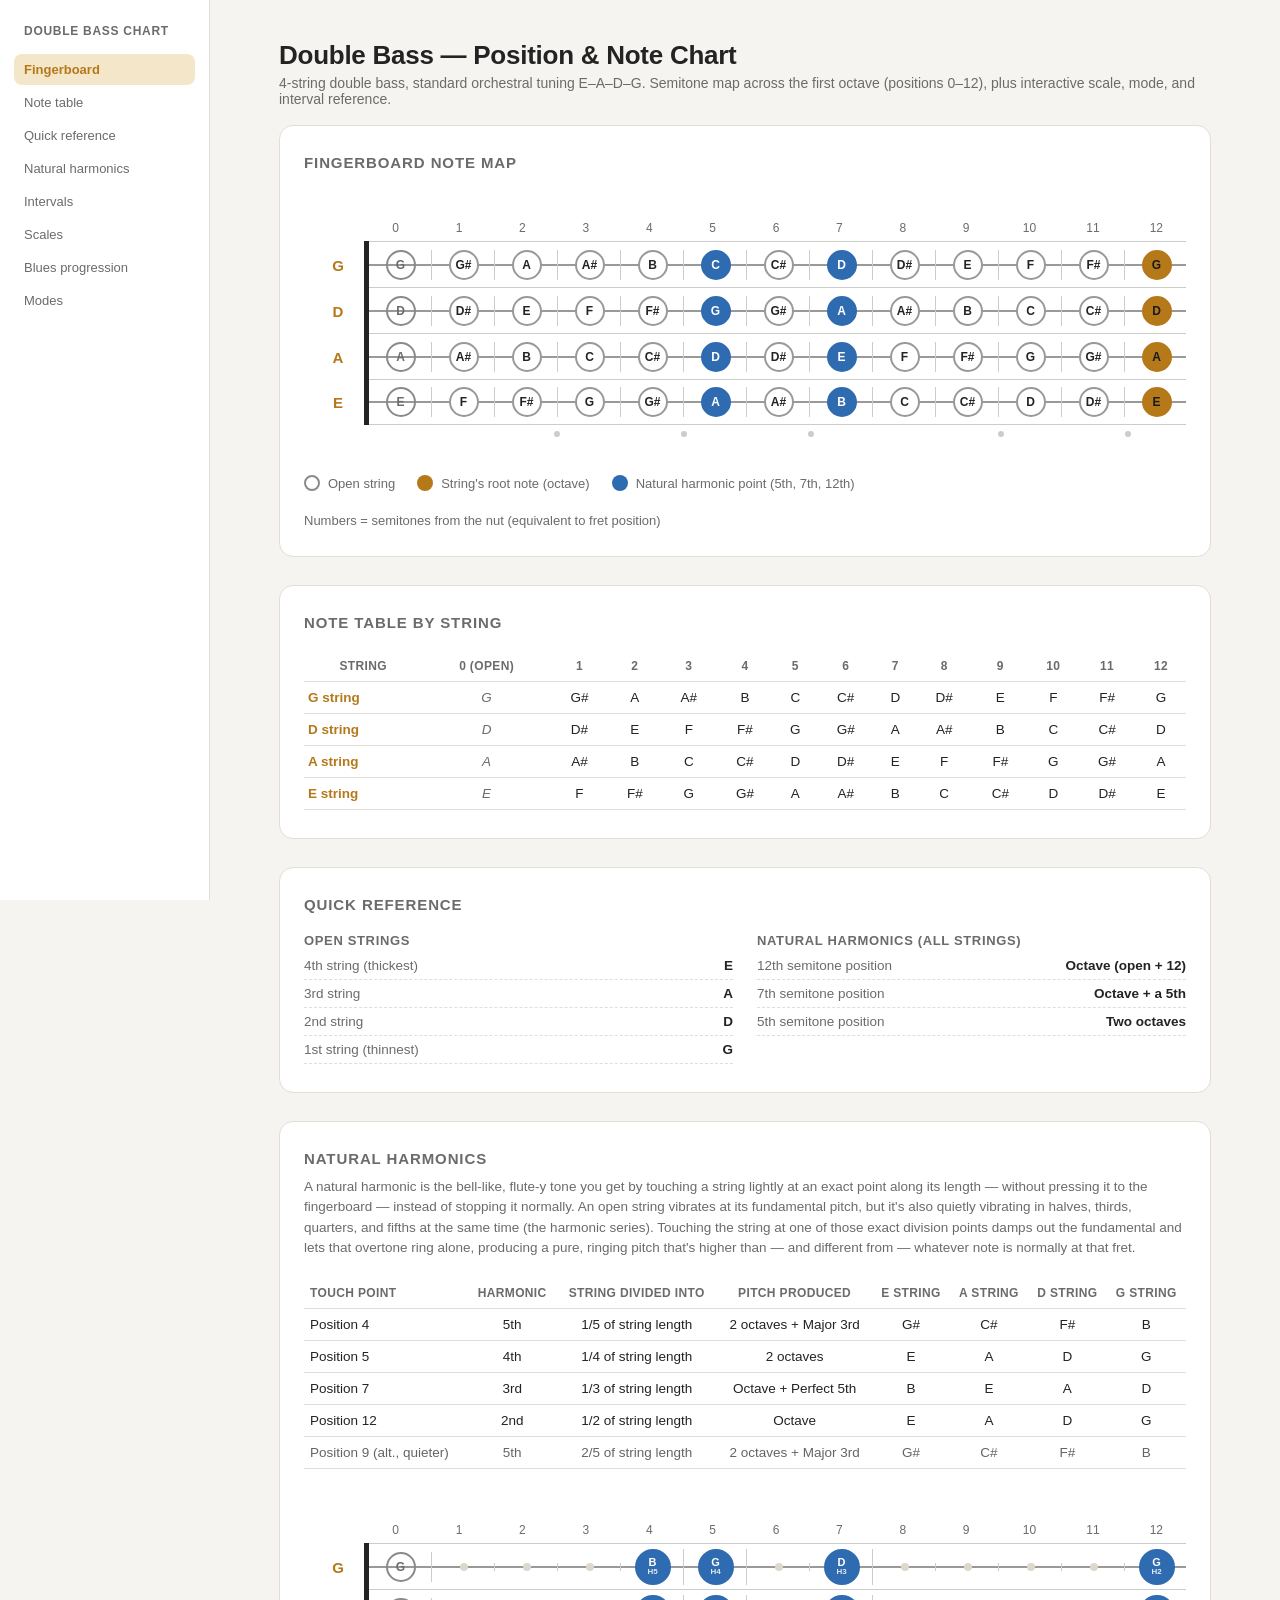
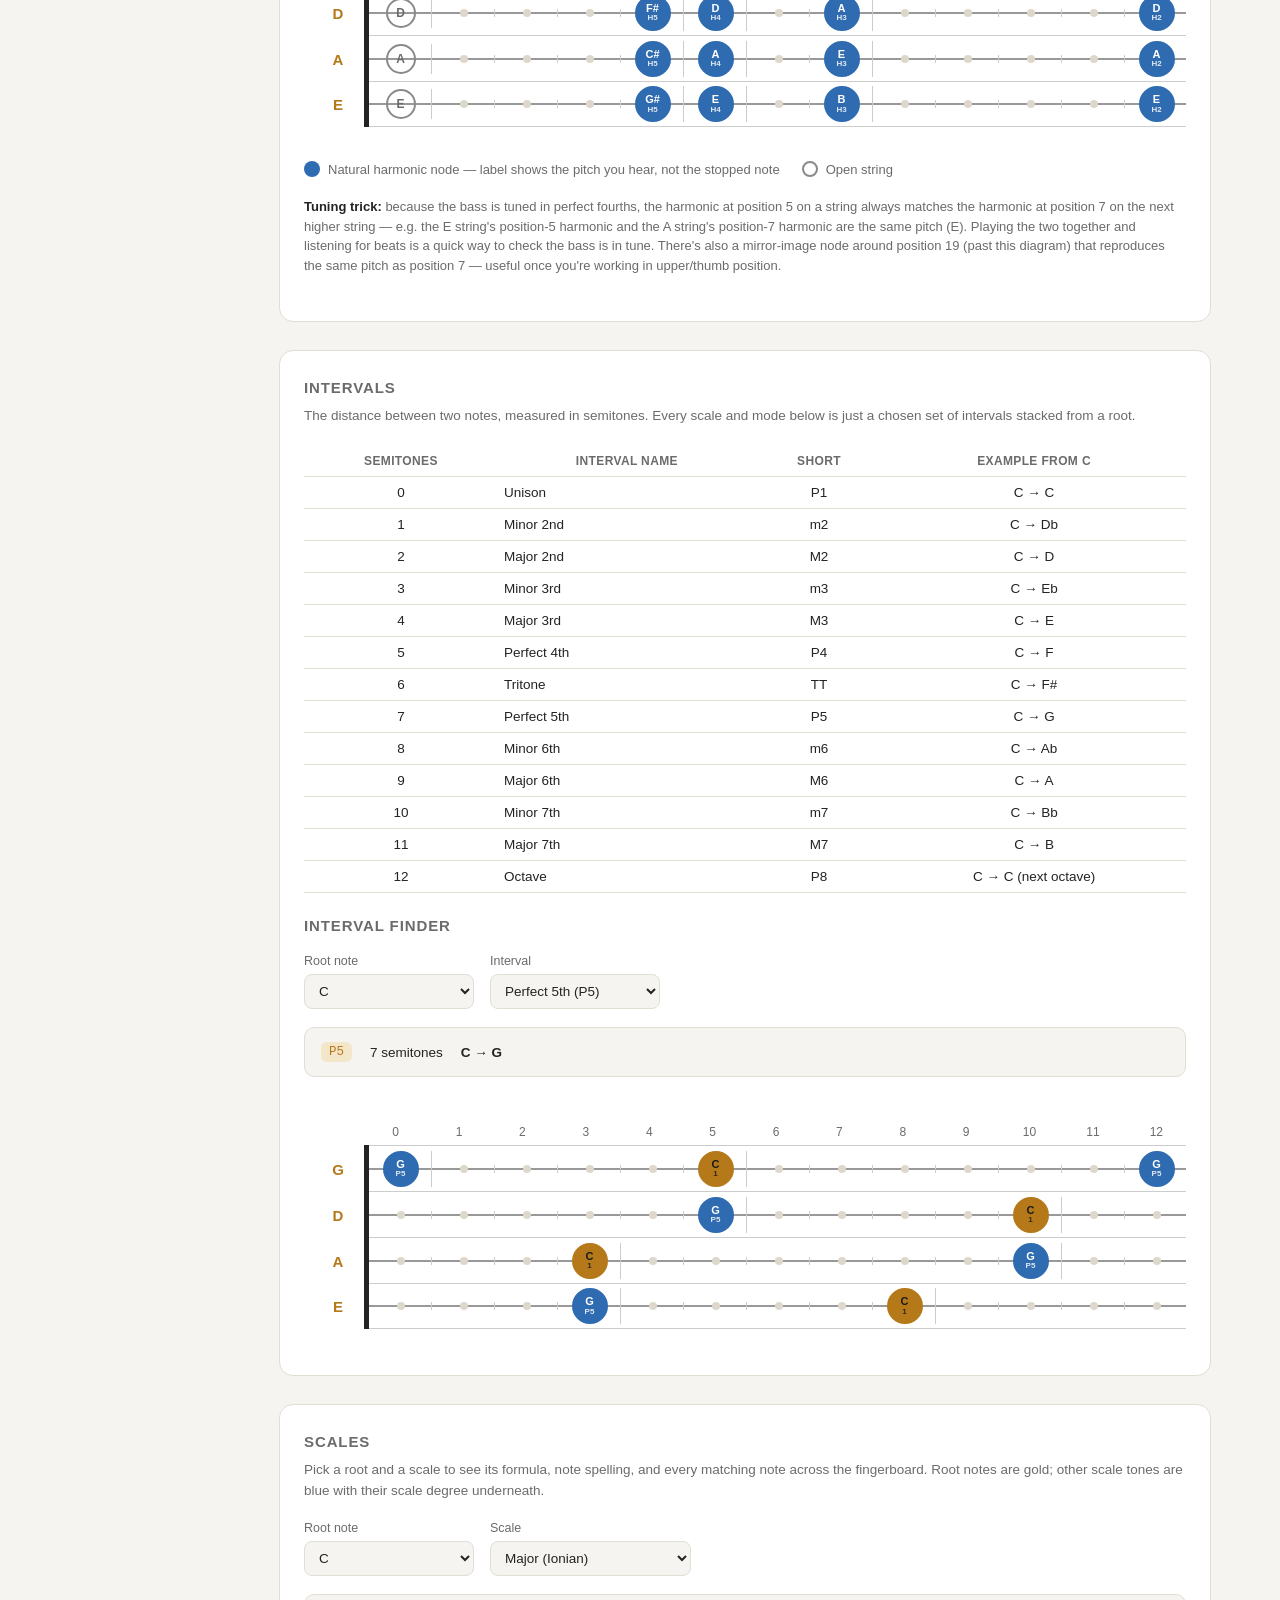
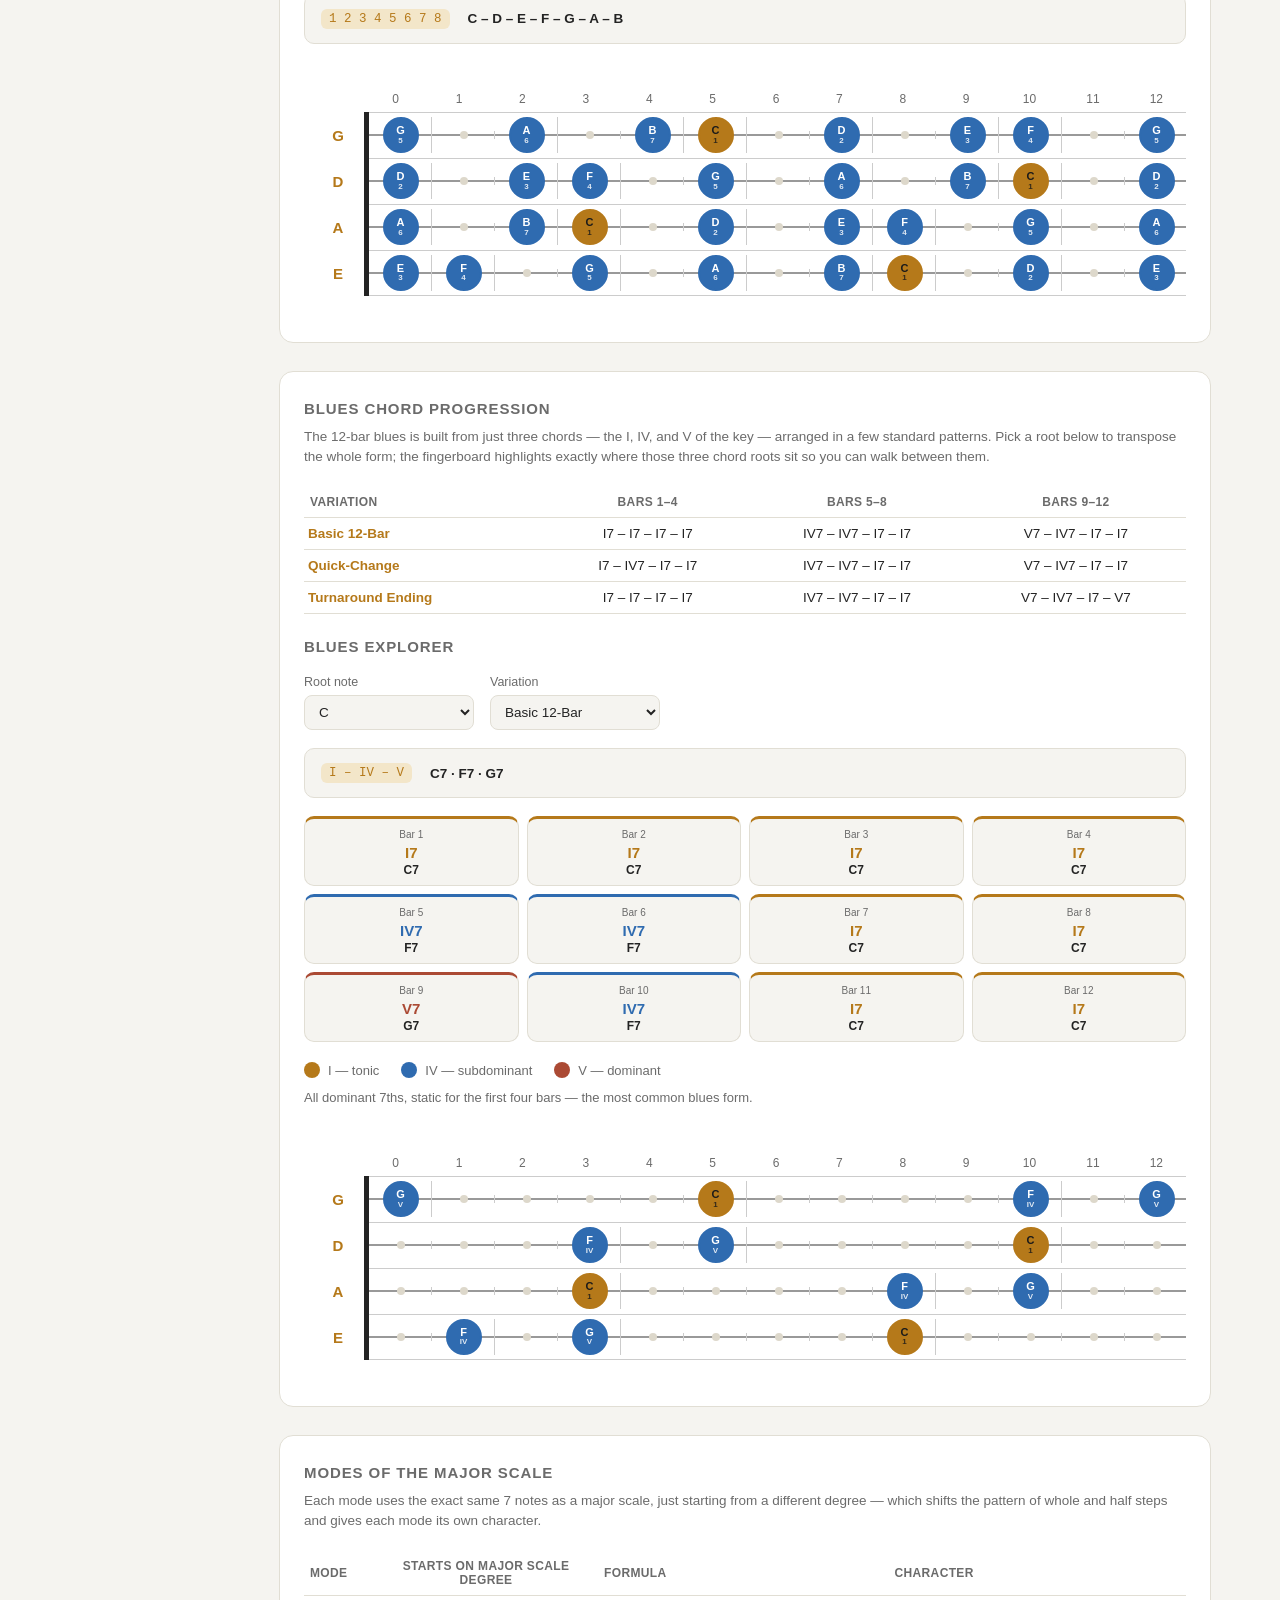
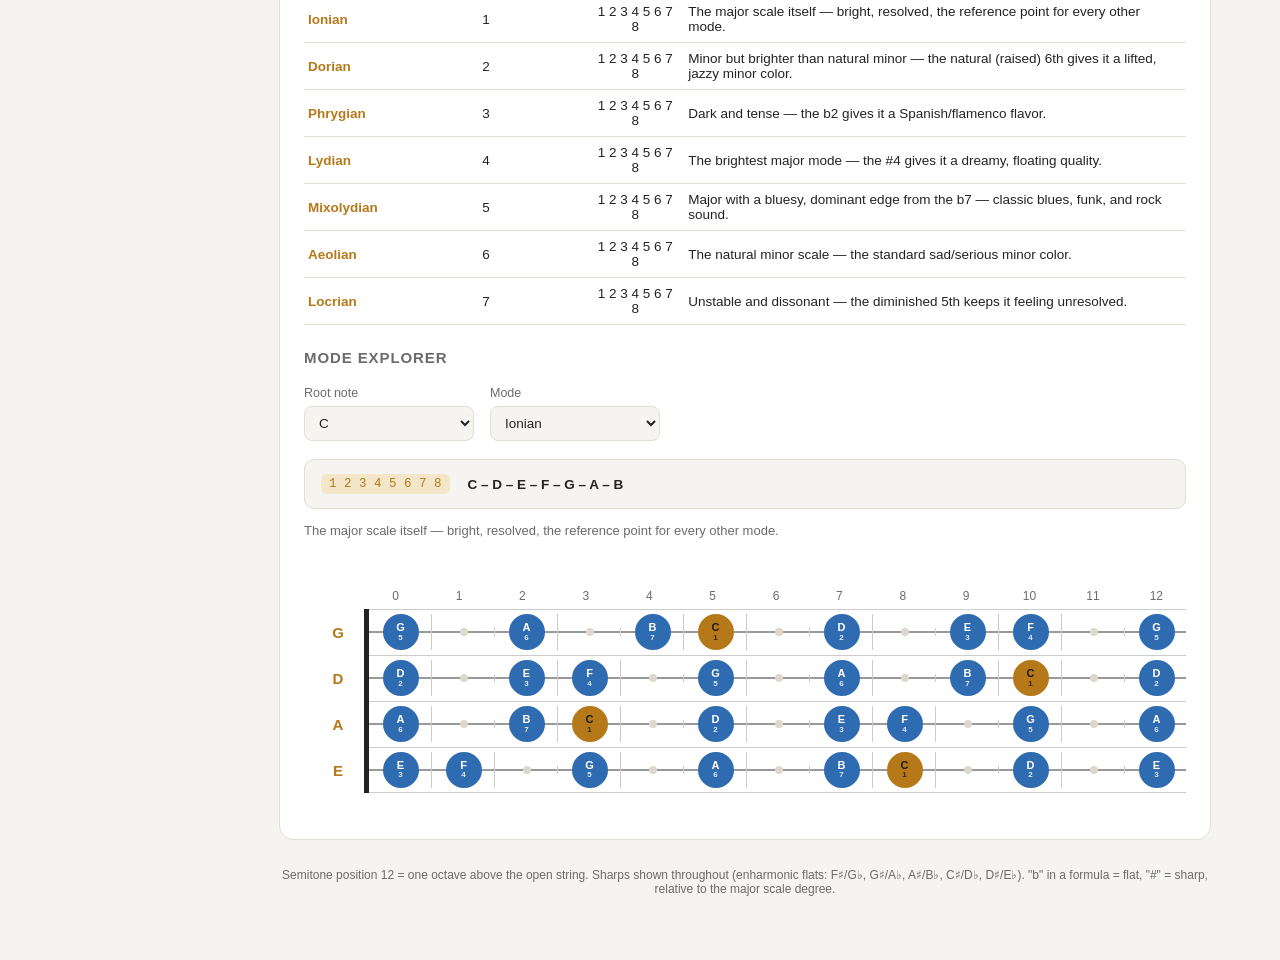
<file: double_bass_chart.html>
<!DOCTYPE html>
<html lang="en">
<head>
<meta charset="UTF-8">
<title>Double Bass — Positions, Notes, Scales, Modes &amp; Intervals</title>
<style>
  /* ========== COLOR TOKENS ========== */
  /* Dark theme is the default; the media query below overrides these for light mode. */
  :root {
    --bg: #14161c;
    --panel: #1c1f27;
    --panel-border: #2b2f3a;
    --text: #e8eaef;
    --muted: #9aa1b2;
    --accent: #d9a441;
    --accent-soft: #3a3120;
    --string-line: #565c6e;
    --fret-line: #3a3f4c;
    --nut: #e8eaef;
    --open-dot: #6c7386;
    --root-dot: #d9a441;
    --natural-dot: #4d84c9;
    --dim-dot: #3a3f4c;
    --chord-i: #d9a441;
    --chord-iv: #4d84c9;
    --chord-v: #c9604a;
  }
  /* Light-mode overrides for the same token names above */
  @media (prefers-color-scheme: light) {
    :root {
      --bg: #f5f4f0;
      --panel: #ffffff;
      --panel-border: #e1ded4;
      --text: #232323;
      --muted: #6b6b6b;
      --accent: #b5791a;
      --accent-soft: #f3e6c9;
      --string-line: #999;
      --fret-line: #ccc;
      --nut: #232323;
      --open-dot: #8a8a8a;
      --root-dot: #b5791a;
      --natural-dot: #2f6bb0;
      --dim-dot: #ddd8cb;
      --chord-i: #b5791a;
      --chord-iv: #2f6bb0;
      --chord-v: #ab4a34;
    }
  }
  * { box-sizing: border-box; }
  /* ========== BASE PAGE LAYOUT ========== */
  /* Sidenav + main content sit side by side; .wrap is the centered content column. */
  body {
    margin: 0;
    padding: 0;
    background: var(--bg);
    color: var(--text);
    font-family: -apple-system, BlinkMacSystemFont, "Segoe UI", Helvetica, Arial, sans-serif;
    display: flex;
    align-items: flex-start;
  }
  .wrap { flex: 1; min-width: 0; max-width: 980px; margin: 0 auto; padding: 40px 24px 60px; }

  /* ========== LEFT NAV PANEL ========== */
  /* Sticky left-hand nav: stays pinned to the viewport while the content column scrolls;
     the active link is kept in sync with scroll position by the IntersectionObserver
     scrollspy near the bottom of the script block. */
  .sidenav {
    position: sticky;
    top: 0;
    align-self: flex-start;
    height: 100vh;
    overflow-y: auto;
    flex-shrink: 0;
    width: 210px;
    background: var(--panel);
    border-right: 1px solid var(--panel-border);
    padding: 24px 14px;
    display: flex;
    flex-direction: column;
    gap: 2px;
  }
  .sidenav-title {
    font-size: 12px;
    font-weight: 700;
    text-transform: uppercase;
    letter-spacing: 0.06em;
    color: var(--muted);
    padding: 0 10px 14px;
  }
  .sidenav a {
    font-size: 13px;
    color: var(--muted);
    text-decoration: none;
    padding: 8px 10px;
    border-radius: 8px;
    transition: background .12s, color .12s;
  }
  .sidenav a:hover { color: var(--text); background: var(--bg); }
  .sidenav a.active { color: var(--accent); background: var(--accent-soft); font-weight: 600; }

  /* Below 860px there's no room for a side column: the nav becomes a static,
     horizontally-scrollable bar stacked above the content instead of a sticky sidebar. */
  @media (max-width: 860px) {
    body { flex-direction: column; }
    .sidenav {
      position: static;
      width: 100%;
      height: auto;
      flex-direction: row;
      overflow-x: auto;
      overflow-y: visible;
      border-right: none;
      border-bottom: 1px solid var(--panel-border);
      gap: 6px;
      padding: 14px 16px;
    }
    .sidenav-title { display: none; }
    .sidenav a { flex-shrink: 0; white-space: nowrap; }
    .wrap { max-width: 100%; }
  }
  /* ========== PAGE HEADER + SHARED PANEL CHROME ========== */
  /* h1/subtitle are the page banner; .panel is the rounded card used for every section below. */
  h1 {
    font-size: 26px;
    margin: 0 0 4px;
    letter-spacing: -0.01em;
  }
  .subtitle {
    color: var(--muted);
    font-size: 14px;
    margin: 0 0 18px;
  }
  .panel {
    background: var(--panel);
    border: 1px solid var(--panel-border);
    border-radius: 14px;
    padding: 28px 24px;
    margin-bottom: 28px;
    scroll-margin-top: 20px;
  }
  .panel h2 {
    font-size: 15px;
    text-transform: uppercase;
    letter-spacing: 0.06em;
    color: var(--muted);
    margin: 0 0 20px;
    font-weight: 600;
  }
  .panel p.desc {
    font-size: 13.5px;
    color: var(--muted);
    margin: -10px 0 20px;
    line-height: 1.5;
  }

  /* Fingerboard diagram */
  .board-scroll { overflow-x: auto; padding-bottom: 8px; }
  .board {
    position: relative;
    min-width: 900px;
    padding: 30px 16px 10px 60px;
  }
  .fret-numbers {
    display: grid;
    grid-template-columns: repeat(13, 1fr);
    margin-bottom: 6px;
    padding-left: 0;
  }
  .fret-numbers span {
    text-align: center;
    font-size: 12px;
    color: var(--muted);
    font-variant-numeric: tabular-nums;
  }
  .strings {
    position: relative;
    border-left: 5px solid var(--nut);
    padding-left: 0;
  }
  .string-row {
    position: relative;
    display: grid;
    grid-template-columns: repeat(13, 1fr);
    height: 46px;
    align-items: center;
    border-top: 1px solid var(--fret-line);
  }
  .string-row:last-child { border-bottom: 1px solid var(--fret-line); }
  .string-row::before {
    content: "";
    position: absolute;
    left: 0; right: 0; top: 50%;
    height: 2px;
    background: var(--string-line);
    transform: translateY(-1px);
  }
  .string-label {
    position: absolute;
    left: -46px;
    top: 50%;
    transform: translateY(-50%);
    font-weight: 700;
    font-size: 15px;
    color: var(--accent);
    width: 30px;
    text-align: center;
  }
  .cell {
    position: relative;
    display: flex;
    justify-content: center;
    z-index: 2;
  }
  .fret-div {
    position: absolute;
    top: 0; bottom: 0; right: 0;
    width: 1px;
    background: var(--fret-line);
  }
  .note {
    position: relative;
    width: 30px;
    height: 30px;
    border-radius: 50%;
    display: flex;
    align-items: center;
    justify-content: center;
    font-size: 12px;
    font-weight: 700;
    background: var(--panel);
    border: 2px solid var(--string-line);
    color: var(--text);
  }
  .note.open {
    background: transparent;
    border: 2px solid var(--open-dot);
    color: var(--muted);
  }
  .note.root {
    background: var(--accent);
    border-color: var(--accent);
    color: #1a1a1a;
  }
  .note.natural {
    background: var(--natural-dot);
    border-color: var(--natural-dot);
    color: #fff;
  }
  .note.scale {
    width: 36px;
    height: 36px;
    flex-direction: column;
    gap: 0;
    background: var(--natural-dot);
    border-color: var(--natural-dot);
    color: #fff;
    font-size: 11px;
    line-height: 1.05;
  }
  .note.scale.is-root {
    background: var(--accent);
    border-color: var(--accent);
    color: #1a1a1a;
  }
  .note.scale span.deg {
    font-size: 8px;
    font-weight: 600;
    opacity: 0.85;
  }
  .note.dim {
    width: 8px;
    height: 8px;
    background: var(--dim-dot);
    border: none;
  }

  .marker-row {
    display: grid;
    grid-template-columns: repeat(13, 1fr);
    margin-top: 6px;
  }
  .marker-row span {
    text-align: center;
    font-size: 11px;
    color: var(--muted);
  }
  .marker-dot {
    display: inline-block;
    width: 6px; height: 6px;
    border-radius: 50%;
    background: var(--fret-line);
  }

  .legend {
    display: flex;
    gap: 22px;
    flex-wrap: wrap;
    margin-top: 20px;
    font-size: 13px;
    color: var(--muted);
  }
  .legend-item { display: flex; align-items: center; gap: 8px; }
  .legend-dot {
    width: 16px; height: 16px;
    border-radius: 50%;
    flex-shrink: 0;
  }

  /* Tables */
  table {
    width: 100%;
    border-collapse: collapse;
    font-size: 13.5px;
  }
  th, td {
    text-align: center;
    padding: 8px 6px;
    border-bottom: 1px solid var(--panel-border);
    font-variant-numeric: tabular-nums;
  }
  th {
    color: var(--muted);
    font-weight: 600;
    font-size: 12px;
    text-transform: uppercase;
    letter-spacing: 0.03em;
  }
  td.string-name, td.name-cell {
    font-weight: 700;
    color: var(--accent);
    text-align: left;
    padding-left: 4px;
  }
  td.left { text-align: left; }
  td.open-note { color: var(--muted); font-style: italic; }

  /* Two-column layout used by the Quick Reference panel's open-strings / harmonics lists */
  .two-col {
    display: grid;
    grid-template-columns: 1fr 1fr;
    gap: 24px;
  }
  @media (max-width: 720px) {
    .two-col { grid-template-columns: 1fr; }
  }
  .note-block h3 {
    font-size: 13px;
    color: var(--muted);
    text-transform: uppercase;
    letter-spacing: 0.05em;
    margin: 0 0 10px;
  }
  ul.plain {
    margin: 0;
    padding: 0;
    list-style: none;
    display: flex;
    flex-direction: column;
    gap: 6px;
  }
  ul.plain li {
    display: flex;
    justify-content: space-between;
    font-size: 13.5px;
    border-bottom: 1px dashed var(--panel-border);
    padding-bottom: 6px;
  }
  ul.plain li span:first-child { color: var(--muted); }
  ul.plain li span:last-child { font-weight: 600; }

  /* Explorer controls */
  .explorer {
    display: flex;
    flex-wrap: wrap;
    gap: 16px;
    margin-bottom: 18px;
  }
  .explorer label {
    font-size: 12.5px;
    color: var(--muted);
    display: flex;
    flex-direction: column;
    gap: 6px;
  }
  .explorer select {
    background: var(--bg);
    color: var(--text);
    border: 1px solid var(--panel-border);
    border-radius: 8px;
    padding: 8px 10px;
    font-size: 13.5px;
    min-width: 170px;
  }
  .result-strip {
    display: flex;
    flex-wrap: wrap;
    gap: 18px;
    align-items: center;
    background: var(--bg);
    border: 1px solid var(--panel-border);
    border-radius: 10px;
    padding: 14px 16px;
    margin-bottom: 18px;
    font-size: 13.5px;
  }
  .result-strip .formula-tag {
    font-family: ui-monospace, SFMono-Regular, Menlo, monospace;
    background: var(--accent-soft);
    color: var(--accent);
    padding: 3px 8px;
    border-radius: 6px;
    font-size: 12.5px;
  }
  .result-strip .notes-list {
    font-weight: 600;
  }
  .character-line {
    font-size: 13px;
    color: var(--muted);
    margin-top: -6px;
    margin-bottom: 18px;
    line-height: 1.5;
  }

  /* Page footer note (enharmonic-spelling legend) */
  footer {
    color: var(--muted);
    font-size: 12px;
    text-align: center;
    margin-top: 20px;
  }

  /* Blues progression bar grid */
  .blues-bars {
    display: grid;
    grid-template-columns: repeat(4, 1fr);
    gap: 8px;
    margin-bottom: 18px;
  }
  .blues-bar {
    border: 1px solid var(--panel-border);
    border-radius: 10px;
    padding: 10px 8px 8px;
    text-align: center;
    background: var(--bg);
    border-top: 3px solid var(--panel-border);
  }
  .blues-bar .bar-num {
    font-size: 10px;
    color: var(--muted);
    margin-bottom: 4px;
  }
  .blues-bar .bar-roman {
    font-size: 15px;
    font-weight: 700;
  }
  .blues-bar .bar-chord {
    font-size: 12px;
    font-weight: 600;
    color: var(--text);
    margin-top: 2px;
  }
  .blues-bar.fn-I { border-top-color: var(--chord-i); }
  .blues-bar.fn-I .bar-roman { color: var(--chord-i); }
  .blues-bar.fn-IV { border-top-color: var(--chord-iv); }
  .blues-bar.fn-IV .bar-roman { color: var(--chord-iv); }
  .blues-bar.fn-V { border-top-color: var(--chord-v); }
  .blues-bar.fn-V .bar-roman { color: var(--chord-v); }
</style>
</head>
<body>
<!-- Sticky left nav; links use data-target ids matched against panel ids by the scrollspy script -->
<nav class="sidenav" id="sidenav">
  <div class="sidenav-title">Double Bass Chart</div>
  <a href="#board-panel" data-target="board-panel">Fingerboard</a>
  <a href="#table-panel" data-target="table-panel">Note table</a>
  <a href="#quickref-panel" data-target="quickref-panel">Quick reference</a>
  <a href="#harmonics-panel" data-target="harmonics-panel">Natural harmonics</a>
  <a href="#intervals-panel" data-target="intervals-panel">Intervals</a>
  <a href="#scales-panel" data-target="scales-panel">Scales</a>
  <a href="#blues-panel" data-target="blues-panel">Blues progression</a>
  <a href="#modes-panel" data-target="modes-panel">Modes</a>
</nav>
<div class="wrap">
  <h1>Double Bass — Position &amp; Note Chart</h1>
  <p class="subtitle">4-string double bass, standard orchestral tuning E&ndash;A&ndash;D&ndash;G. Semitone map across the first octave (positions 0&ndash;12), plus interactive scale, mode, and interval reference.</p>

  <!-- FINGERBOARD DIAGRAM -->
  <div class="panel" id="board-panel">
    <h2>Fingerboard Note Map</h2>
    <div class="board-scroll">
      <div class="board">
        <div class="fret-numbers">
          <span>0</span><span>1</span><span>2</span><span>3</span><span>4</span><span>5</span><span>6</span><span>7</span><span>8</span><span>9</span><span>10</span><span>11</span><span>12</span>
        </div>
        <div class="strings" id="strings"></div>
        <div class="marker-row">
          <span></span><span></span><span></span><span class="marker-dot"></span><span></span><span class="marker-dot"></span><span></span><span class="marker-dot"></span><span></span><span></span><span class="marker-dot"></span><span></span><span class="marker-dot marker-dot"></span>
        </div>
      </div>
    </div>
    <div class="legend">
      <div class="legend-item"><span class="legend-dot" style="border:2px solid var(--open-dot); background:transparent;"></span> Open string</div>
      <div class="legend-item"><span class="legend-dot" style="background:var(--accent);"></span> String's root note (octave)</div>
      <div class="legend-item"><span class="legend-dot" style="background:var(--natural-dot);"></span> Natural harmonic point (5th, 7th, 12th)</div>
      <div class="legend-item">Numbers = semitones from the nut (equivalent to fret position)</div>
    </div>
  </div>

  <!-- NOTE TABLE -->
  <div class="panel" id="table-panel">
    <h2>Note Table by String</h2>
    <div style="overflow-x:auto;">
    <table id="note-table">
      <thead>
        <tr>
          <th>String</th>
          <th>0 (open)</th><th>1</th><th>2</th><th>3</th><th>4</th><th>5</th><th>6</th><th>7</th><th>8</th><th>9</th><th>10</th><th>11</th><th>12</th>
        </tr>
      </thead>
      <tbody id="note-table-body"></tbody>
    </table>
    </div>
  </div>

  <!-- QUICK REFERENCE -->
  <div class="panel" id="quickref-panel">
    <h2>Quick Reference</h2>
    <div class="two-col">
      <div class="note-block">
        <h3>Open Strings</h3>
        <ul class="plain">
          <li><span>4th string (thickest)</span><span>E</span></li>
          <li><span>3rd string</span><span>A</span></li>
          <li><span>2nd string</span><span>D</span></li>
          <li><span>1st string (thinnest)</span><span>G</span></li>
        </ul>
      </div>
      <div class="note-block">
        <h3>Natural Harmonics (all strings)</h3>
        <ul class="plain">
          <li><span>12th semitone position</span><span>Octave (open + 12)</span></li>
          <li><span>7th semitone position</span><span>Octave + a 5th</span></li>
          <li><span>5th semitone position</span><span>Two octaves</span></li>
        </ul>
      </div>
    </div>
  </div>

  <!-- NATURAL HARMONICS -->
  <div class="panel" id="harmonics-panel">
    <h2>Natural Harmonics</h2>
    <p class="desc">
      A natural harmonic is the bell-like, flute-y tone you get by touching a string lightly at an exact point
      along its length &mdash; without pressing it to the fingerboard &mdash; instead of stopping it normally.
      An open string vibrates at its fundamental pitch, but it's also quietly vibrating in halves, thirds,
      quarters, and fifths at the same time (the harmonic series). Touching the string at one of those exact
      division points damps out the fundamental and lets that overtone ring alone, producing a pure, ringing
      pitch that's higher than &mdash; and different from &mdash; whatever note is normally at that fret.
    </p>
    <div style="overflow-x:auto; margin-bottom: 24px;">
      <table>
        <thead>
          <tr>
            <th style="text-align:left;">Touch Point</th>
            <th>Harmonic</th>
            <th>String Divided Into</th>
            <th>Pitch Produced</th>
            <th>E string</th>
            <th>A string</th>
            <th>D string</th>
            <th>G string</th>
          </tr>
        </thead>
        <tbody id="harmonics-table-body"></tbody>
      </table>
    </div>

    <div class="board-scroll">
      <div id="harmonics-board"></div>
    </div>
    <div class="legend" style="margin-top:16px;">
      <div class="legend-item"><span class="legend-dot" style="background:var(--natural-dot);"></span> Natural harmonic node &mdash; label shows the pitch you hear, not the stopped note</div>
      <div class="legend-item"><span class="legend-dot" style="border:2px solid var(--open-dot); background:transparent;"></span> Open string</div>
    </div>

    <p class="character-line" style="margin-top:20px;">
      <strong style="color: var(--text);">Tuning trick:</strong> because the bass is tuned in perfect fourths,
      the harmonic at position 5 on a string always matches the harmonic at position 7 on the next higher
      string &mdash; e.g. the E string's position-5 harmonic and the A string's position-7 harmonic are the same
      pitch (E). Playing the two together and listening for beats is a quick way to check the bass is in tune.
      There's also a mirror-image node around position 19 (past this diagram) that reproduces the same pitch
      as position 7 &mdash; useful once you're working in upper/thumb position.
    </p>
  </div>

  <!-- INTERVALS -->
  <div class="panel" id="intervals-panel">
    <h2>Intervals</h2>
    <p class="desc">The distance between two notes, measured in semitones. Every scale and mode below is just a chosen set of intervals stacked from a root.</p>
    <div style="overflow-x:auto; margin-bottom: 24px;">
      <table>
        <thead>
          <tr><th>Semitones</th><th>Interval Name</th><th>Short</th><th>Example from C</th></tr>
        </thead>
        <tbody id="interval-table-body"></tbody>
      </table>
    </div>

    <h2 style="margin-top: 6px;">Interval Finder</h2>
    <div class="explorer">
      <label>Root note
        <select id="interval-root"></select>
      </label>
      <label>Interval
        <select id="interval-select"></select>
      </label>
    </div>
    <div class="result-strip" id="interval-result"></div>
    <div class="board-scroll">
      <div id="interval-board"></div>
    </div>
  </div>

  <!-- SCALES -->
  <div class="panel" id="scales-panel">
    <h2>Scales</h2>
    <p class="desc">Pick a root and a scale to see its formula, note spelling, and every matching note across the fingerboard. Root notes are gold; other scale tones are blue with their scale degree underneath.</p>
    <div class="explorer">
      <label>Root note
        <select id="scale-root"></select>
      </label>
      <label>Scale
        <select id="scale-select"></select>
      </label>
    </div>
    <div class="result-strip" id="scale-result"></div>
    <div class="board-scroll">
      <div id="scale-board"></div>
    </div>
  </div>

  <!-- BLUES CHORD PROGRESSION -->
  <div class="panel" id="blues-panel">
    <h2>Blues Chord Progression</h2>
    <p class="desc">The 12-bar blues is built from just three chords &mdash; the I, IV, and V of the key &mdash; arranged in a few standard patterns. Pick a root below to transpose the whole form; the fingerboard highlights exactly where those three chord roots sit so you can walk between them.</p>

    <div style="overflow-x:auto; margin-bottom: 24px;">
      <table>
        <thead>
          <tr><th style="text-align:left;">Variation</th><th>Bars 1&ndash;4</th><th>Bars 5&ndash;8</th><th>Bars 9&ndash;12</th></tr>
        </thead>
        <tbody id="blues-overview-body"></tbody>
      </table>
    </div>

    <h2 style="margin-top: 6px;">Blues Explorer</h2>
    <div class="explorer">
      <label>Root note
        <select id="blues-root"></select>
      </label>
      <label>Variation
        <select id="blues-variation"></select>
      </label>
    </div>
    <div class="result-strip" id="blues-result"></div>
    <div class="blues-bars" id="blues-bars"></div>
    <div class="legend" style="margin-bottom: 16px;">
      <div class="legend-item"><span class="legend-dot" style="background:var(--chord-i);"></span> I &mdash; tonic</div>
      <div class="legend-item"><span class="legend-dot" style="background:var(--chord-iv);"></span> IV &mdash; subdominant</div>
      <div class="legend-item"><span class="legend-dot" style="background:var(--chord-v);"></span> V &mdash; dominant</div>
    </div>
    <p class="character-line" id="blues-description"></p>
    <div class="board-scroll">
      <div id="blues-board"></div>
    </div>
  </div>

  <!-- MODES -->
  <div class="panel" id="modes-panel">
    <h2>Modes of the Major Scale</h2>
    <p class="desc">Each mode uses the exact same 7 notes as a major scale, just starting from a different degree — which shifts the pattern of whole and half steps and gives each mode its own character.</p>
    <div style="overflow-x:auto; margin-bottom: 24px;">
      <table>
        <thead>
          <tr><th style="text-align:left;">Mode</th><th>Starts on Major Scale Degree</th><th>Formula</th><th>Character</th></tr>
        </thead>
        <tbody id="mode-table-body"></tbody>
      </table>
    </div>

    <h2 style="margin-top: 6px;">Mode Explorer</h2>
    <div class="explorer">
      <label>Root note
        <select id="mode-root"></select>
      </label>
      <label>Mode
        <select id="mode-select"></select>
      </label>
    </div>
    <div class="result-strip" id="mode-result"></div>
    <p class="character-line" id="mode-character"></p>
    <div class="board-scroll">
      <div id="mode-board"></div>
    </div>
  </div>

  <footer>Semitone position 12 = one octave above the open string. Sharps shown throughout (enharmonic flats: F&#9839;/G&#9837;, G&#9839;/A&#9837;, A&#9839;/B&#9837;, C&#9839;/D&#9837;, D&#9839;/E&#9837;). "b" in a formula = flat, "#" = sharp, relative to the major scale degree.</footer>
</div>

<script>
/* ---------- Core note data ---------- */
// All 12 pitch classes in chromatic order (sharps only); array index doubles as a 0-11 pitch number.
const CHROMATIC = ["C","C#","D","D#","E","F","F#","G","G#","A","A#","B"];
// The four bass strings, thinnest/highest first, with their open-string pitch.
const STRINGS = [
  { label: "G", root: "G" },
  { label: "D", root: "D" },
  { label: "A", root: "A" },
  { label: "E", root: "E" },
];
// Fret-equivalent positions (from the open string) where natural harmonics ring: 5th, 7th, 12th.
const HARMONIC_POSITIONS = [5, 7, 12];

// Chromatic index (0-11) of a note name.
function idx(note) { return CHROMATIC.indexOf(note); }
// The 13 notes (open string + frets 1-12) starting from openNote.
function notesFromOpen(openNote) {
  const start = idx(openNote);
  const out = [];
  for (let i = 0; i <= 12; i++) out.push(CHROMATIC[(start + i) % 12]);
  return out;
}

/* ---------- Correct enharmonic spelling (each scale degree gets its own letter) ---------- */
const LETTER_ORDER = ["C","D","E","F","G","A","B"];
const LETTER_NATURAL = { C:0, D:2, E:4, F:5, G:7, A:9, B:11 };

function numeralFromDegree(label) {
  return parseInt(label.replace(/[#b]/g, ""), 10);
}

// Spell the note that is `offsetSemitones` above rootNote, using the letter
// that is `numeral` scale-steps above the root's letter (so e.g. a "b3" above
// C is forced to use the letter E — giving Eb, never the enharmonic D#).
function spellNote(rootNote, offsetSemitones, numeral) {
  const rootLetter = rootNote[0];
  const rootPitch = idx(rootNote);
  const targetPitch = ((rootPitch + offsetSemitones) % 12 + 12) % 12;
  const startIdx = LETTER_ORDER.indexOf(rootLetter);
  const targetLetter = LETTER_ORDER[(startIdx + (numeral - 1)) % 7];
  const targetNatural = LETTER_NATURAL[targetLetter];
  let diff = ((targetPitch - targetNatural) % 12 + 12) % 12;
  if (diff > 6) diff -= 12; // fold into -6..6, accidentals should land in -2..2
  const accidental = diff === 0 ? "" : diff === 1 ? "#" : diff === -1 ? "b" : diff === 2 ? "##" : diff === -2 ? "bb" : "";
  return targetLetter + accidental;
}

/* ---------- Main static fingerboard + table ---------- */
const boardEl = document.getElementById("strings");
const tbody = document.getElementById("note-table-body");

STRINGS.forEach(s => {
  const notes = notesFromOpen(s.root);
  const row = document.createElement("div");
  row.className = "string-row";
  const label = document.createElement("div");
  label.className = "string-label";
  label.textContent = s.label;
  row.appendChild(label);

  notes.forEach((note, i) => {
    const cell = document.createElement("div");
    cell.className = "cell";
    if (i < 12) {
      const div = document.createElement("div");
      div.className = "fret-div";
      cell.appendChild(div);
    }
    const dot = document.createElement("div");
    let cls = "note";
    if (i === 0) cls += " open";
    else if (note === s.root) cls += " root";
    else if (HARMONIC_POSITIONS.includes(i)) cls += " natural";
    dot.className = cls;
    dot.textContent = note;
    cell.appendChild(dot);
    row.appendChild(cell);
  });
  boardEl.appendChild(row);

  const tr = document.createElement("tr");
  const nameTd = document.createElement("td");
  nameTd.className = "string-name";
  nameTd.textContent = s.label + " string";
  tr.appendChild(nameTd);
  notes.forEach((note, i) => {
    const td = document.createElement("td");
    if (i === 0) td.className = "open-note";
    td.textContent = note;
    tr.appendChild(td);
  });
  tbody.appendChild(tr);
});

/* ---------- NATURAL HARMONICS ---------- */
// The natural-harmonic touch points shown in the table/diagram: fret-equivalent position,
// harmonic number, semitones above the open string, string-length fraction, and interval name.
const HARMONIC_NODES = [
  { pos: 4, harm: 5, semitones: 28, division: "1/5 of string length", intervalLabel: "2 octaves + Major 3rd" },
  { pos: 5, harm: 4, semitones: 24, division: "1/4 of string length", intervalLabel: "2 octaves" },
  { pos: 7, harm: 3, semitones: 19, division: "1/3 of string length", intervalLabel: "Octave + Perfect 5th" },
  { pos: 12, harm: 2, semitones: 12, division: "1/2 of string length", intervalLabel: "Octave" },
];
const HARMONIC_NODE_MAP = Object.fromEntries(HARMONIC_NODES.map(n => [n.pos, n]));

const harmonicsTableBody = document.getElementById("harmonics-table-body");
HARMONIC_NODES.slice().sort((a, b) => a.pos - b.pos).forEach(n => {
  const tr = document.createElement("tr");
  const pitches = STRINGS.slice().reverse().reduce((acc, s) => {
    acc[s.label] = CHROMATIC[(idx(s.root) + n.semitones) % 12];
    return acc;
  }, {});
  tr.innerHTML = `<td class="left">Position ${n.pos}</td><td>${n.harm}${n.harm === 2 ? "nd" : n.harm === 3 ? "rd" : "th"}</td><td>${n.division}</td><td>${n.intervalLabel}</td><td>${pitches["E"]}</td><td>${pitches["A"]}</td><td>${pitches["D"]}</td><td>${pitches["G"]}</td>`;
  harmonicsTableBody.appendChild(tr);
});
// Extra footnote row for the quieter alternate node of the 5th harmonic
(() => {
  const tr = document.createElement("tr");
  const semis = 28;
  const pitches = STRINGS.reduce((acc, s) => { acc[s.label] = CHROMATIC[(idx(s.root) + semis) % 12]; return acc; }, {});
  tr.style.opacity = "0.7";
  tr.innerHTML = `<td class="left">Position 9 (alt., quieter)</td><td>5th</td><td>2/5 of string length</td><td>2 octaves + Major 3rd</td><td>${pitches["E"]}</td><td>${pitches["A"]}</td><td>${pitches["D"]}</td><td>${pitches["G"]}</td>`;
  harmonicsTableBody.appendChild(tr);
})();

// Render the natural-harmonics fingerboard diagram: each harmonic node shows the pitch it
// produces (not the stopped note) on every string; other positions are dimmed placeholders.
function buildHarmonicsBoard(containerId) {
  const container = document.getElementById(containerId);
  container.innerHTML = "";
  const wrap = document.createElement("div");
  wrap.className = "board";

  const fretNums = document.createElement("div");
  fretNums.className = "fret-numbers";
  for (let i = 0; i <= 12; i++) {
    const span = document.createElement("span");
    span.textContent = i;
    fretNums.appendChild(span);
  }
  wrap.appendChild(fretNums);

  const stringsWrap = document.createElement("div");
  stringsWrap.className = "strings";

  STRINGS.forEach(s => {
    const row = document.createElement("div");
    row.className = "string-row";
    const label = document.createElement("div");
    label.className = "string-label";
    label.textContent = s.label;
    row.appendChild(label);

    for (let i = 0; i <= 12; i++) {
      const cell = document.createElement("div");
      cell.className = "cell";
      if (i < 12) {
        const div = document.createElement("div");
        div.className = "fret-div";
        cell.appendChild(div);
      }
      const node = HARMONIC_NODE_MAP[i];
      const dot = document.createElement("div");
      if (node) {
        const pitch = CHROMATIC[(idx(s.root) + node.semitones) % 12];
        dot.className = "note scale";
        dot.innerHTML = `<div>${pitch}</div><span class="deg">H${node.harm}</span>`;
      } else if (i === 0) {
        dot.className = "note open";
        dot.textContent = s.root;
      } else {
        dot.className = "note dim";
      }
      cell.appendChild(dot);
      row.appendChild(cell);
    }
    stringsWrap.appendChild(row);
  });

  wrap.appendChild(stringsWrap);
  container.appendChild(wrap);
}

/* ---------- Shared: build a small fingerboard highlighting a root + a set of scale degrees ---------- */
// members: array of { offset, numeral, label } — offset in semitones from root,
// numeral = scale-step number (1-7) used to pick the correct letter name, label = degree text (e.g. "b3").
function buildScaleBoard(container, rootNote, members) {
  container.innerHTML = "";
  const wrap = document.createElement("div");
  wrap.className = "board";

  const fretNums = document.createElement("div");
  fretNums.className = "fret-numbers";
  for (let i = 0; i <= 12; i++) {
    const span = document.createElement("span");
    span.textContent = i;
    fretNums.appendChild(span);
  }
  wrap.appendChild(fretNums);

  const stringsWrap = document.createElement("div");
  stringsWrap.className = "strings";

  const rootIdx = idx(rootNote);
  // Pre-spell each scale tone once (correct letter per degree), keyed by offset.
  const spelled = {};
  members.forEach(m => { spelled[m.offset] = { note: spellNote(rootNote, m.offset, m.numeral), label: m.label }; });

  STRINGS.forEach(s => {
    const notes = notesFromOpen(s.root);
    const row = document.createElement("div");
    row.className = "string-row";
    const label = document.createElement("div");
    label.className = "string-label";
    label.textContent = s.label;
    row.appendChild(label);

    notes.forEach((note, i) => {
      const cell = document.createElement("div");
      cell.className = "cell";
      if (i < 12) {
        const div = document.createElement("div");
        div.className = "fret-div";
        cell.appendChild(div);
      }
      const offsetFromRoot = ((idx(note) - rootIdx) % 12 + 12) % 12;
      const dot = document.createElement("div");
      const match = spelled[offsetFromRoot];

      if (offsetFromRoot === 0) {
        dot.className = "note scale is-root";
        dot.innerHTML = `<div>${match ? match.note : rootNote}</div><span class="deg">1</span>`;
      } else if (match) {
        dot.className = "note scale";
        dot.innerHTML = `<div>${match.note}</div><span class="deg">${match.label}</span>`;
      } else {
        dot.className = "note dim";
      }
      cell.appendChild(dot);
      row.appendChild(cell);
    });
    stringsWrap.appendChild(row);
  });

  wrap.appendChild(stringsWrap);
  container.appendChild(wrap);
}

function formulaFromOffsets(offsets) {
  // Simple scale-degree count, e.g. a 7-note scale reads "1 2 3 4 5 6 7 8" (8 = octave/root again).
  const nums = [];
  for (let i = 1; i <= offsets.length + 1; i++) nums.push(i);
  return nums.join(" ");
}

// Fill a <select> with options; items may be plain strings or {value, label}-shaped objects.
function populateSelect(selectEl, items, valueKey, labelKey) {
  selectEl.innerHTML = "";
  items.forEach((item, i) => {
    const opt = document.createElement("option");
    opt.value = typeof item === "string" ? item : item[valueKey];
    opt.textContent = typeof item === "string" ? item : item[labelKey];
    selectEl.appendChild(opt);
  });
}

/* ---------- INTERVALS ---------- */
// Every interval up to an octave: semitone distance, short abbreviation, and the scale-step
// numeral used by spellNote() to pick the correct letter name.
const INTERVALS = [
  { name: "Unison", abbr: "P1", semitones: 0, numeral: 1 },
  { name: "Minor 2nd", abbr: "m2", semitones: 1, numeral: 2 },
  { name: "Major 2nd", abbr: "M2", semitones: 2, numeral: 2 },
  { name: "Minor 3rd", abbr: "m3", semitones: 3, numeral: 3 },
  { name: "Major 3rd", abbr: "M3", semitones: 4, numeral: 3 },
  { name: "Perfect 4th", abbr: "P4", semitones: 5, numeral: 4 },
  { name: "Tritone", abbr: "TT", semitones: 6, numeral: 4 },
  { name: "Perfect 5th", abbr: "P5", semitones: 7, numeral: 5 },
  { name: "Minor 6th", abbr: "m6", semitones: 8, numeral: 6 },
  { name: "Major 6th", abbr: "M6", semitones: 9, numeral: 6 },
  { name: "Minor 7th", abbr: "m7", semitones: 10, numeral: 7 },
  { name: "Major 7th", abbr: "M7", semitones: 11, numeral: 7 },
  { name: "Octave", abbr: "P8", semitones: 12, numeral: 1 },
];

const intervalTableBody = document.getElementById("interval-table-body");
INTERVALS.forEach(iv => {
  const tr = document.createElement("tr");
  const exampleNote = spellNote("C", iv.semitones, iv.numeral) + (iv.semitones === 12 ? " (next octave)" : "");
  tr.innerHTML = `<td>${iv.semitones}</td><td class="left">${iv.name}</td><td>${iv.abbr}</td><td>C → ${exampleNote}</td>`;
  intervalTableBody.appendChild(tr);
});

const intervalRootSelect = document.getElementById("interval-root");
const intervalSelect = document.getElementById("interval-select");
populateSelect(intervalRootSelect, CHROMATIC);
populateSelect(intervalSelect, INTERVALS.map(iv => ({ value: `${iv.semitones}`, label: `${iv.name} (${iv.abbr})` })), "value", "label");

// Update the interval-finder result strip and fingerboard for the selected root + interval.
function renderInterval() {
  const root = intervalRootSelect.value;
  const semis = parseInt(intervalSelect.value, 10);
  const iv = INTERVALS.find(i => i.semitones === semis);
  const targetNote = spellNote(root, semis, iv.numeral);
  document.getElementById("interval-result").innerHTML =
    `<span class="formula-tag">${iv.abbr}</span><span>${semis} semitone${semis === 1 ? "" : "s"}</span><span class="notes-list">${root} → ${targetNote}</span>`;
  buildScaleBoard(document.getElementById("interval-board"), root, [
    { offset: 0, numeral: 1, label: "1" },
    { offset: semis % 12, numeral: iv.numeral, label: iv.abbr },
  ]);
}
intervalRootSelect.addEventListener("change", renderInterval);
intervalSelect.addEventListener("change", renderInterval);

/* ---------- SCALES ---------- */
// Scale definitions: semitone offsets from the root, plus their formula-degree labels (b3, #4, etc.).
const SCALES = [
  { key: "major", label: "Major (Ionian)", offsets: [0,2,4,5,7,9,11], degrees: ["1","2","3","4","5","6","7"] },
  { key: "natminor", label: "Natural Minor (Aeolian)", offsets: [0,2,3,5,7,8,10], degrees: ["1","2","b3","4","5","b6","b7"] },
  { key: "harmminor", label: "Harmonic Minor", offsets: [0,2,3,5,7,8,11], degrees: ["1","2","b3","4","5","b6","7"] },
  { key: "melminor", label: "Melodic Minor (ascending)", offsets: [0,2,3,5,7,9,11], degrees: ["1","2","b3","4","5","6","7"] },
  { key: "majpent", label: "Major Pentatonic", offsets: [0,2,4,7,9], degrees: ["1","2","3","5","6"] },
  { key: "minpent", label: "Minor Pentatonic", offsets: [0,3,5,7,10], degrees: ["1","b3","4","5","b7"] },
  { key: "blues", label: "Blues Scale", offsets: [0,3,5,6,7,10], degrees: ["1","b3","4","b5","5","b7"] },
];

const scaleRootSelect = document.getElementById("scale-root");
const scaleSelect = document.getElementById("scale-select");
populateSelect(scaleRootSelect, CHROMATIC);
populateSelect(scaleSelect, SCALES.map(s => ({ value: s.key, label: s.label })), "value", "label");

// Update the scale-explorer result strip and fingerboard for the selected root + scale.
function renderScale() {
  const root = scaleRootSelect.value;
  const scale = SCALES.find(s => s.key === scaleSelect.value);
  const members = scale.offsets.map((o, i) => ({ offset: o, numeral: numeralFromDegree(scale.degrees[i]), label: scale.degrees[i] }));
  const noteNames = members.map(m => spellNote(root, m.offset, m.numeral));
  document.getElementById("scale-result").innerHTML =
    `<span class="formula-tag">${formulaFromOffsets(scale.offsets)}</span><span class="notes-list">${noteNames.join(" – ")}</span>`;
  buildScaleBoard(document.getElementById("scale-board"), root, members);
}
scaleRootSelect.addEventListener("change", renderScale);
scaleSelect.addEventListener("change", renderScale);

/* ---------- BLUES CHORD PROGRESSION ---------- */
// Maps each scale degree used in the blues form (1, 4, 5) to its semitone offset,
// scale-step numeral, and roman-numeral label.
const DEGREE_INFO = {
  1: { offset: 0, numeral: 1, roman: "I" },
  4: { offset: 5, numeral: 4, roman: "IV" },
  5: { offset: 7, numeral: 5, roman: "V" },
};

// Each variation is 12 bars, given as scale-degree numbers (1 = I, 4 = IV, 5 = V).
const BLUES_VARIATIONS = [
  { key: "basic", label: "Basic 12-Bar", bars: [1,1,1,1, 4,4,1,1, 5,4,1,1], note: "All dominant 7ths, static for the first four bars — the most common blues form." },
  { key: "quick", label: "Quick-Change", bars: [1,4,1,1, 4,4,1,1, 5,4,1,1], note: "Moves to the IV in bar 2 before returning to I — adds early harmonic motion." },
  { key: "turnaround", label: "Turnaround Ending", bars: [1,1,1,1, 4,4,1,1, 5,4,1,5], note: "Ends on the V in bar 12 instead of I, pulling the ear back around to the top of the form." },
];

const bluesOverviewBody = document.getElementById("blues-overview-body");
BLUES_VARIATIONS.forEach(v => {
  const chunk = arr => arr.map(d => DEGREE_INFO[d].roman + "7").join(" &ndash; ");
  const tr = document.createElement("tr");
  tr.innerHTML = `<td class="name-cell">${v.label}</td><td>${chunk(v.bars.slice(0, 4))}</td><td>${chunk(v.bars.slice(4, 8))}</td><td>${chunk(v.bars.slice(8, 12))}</td>`;
  bluesOverviewBody.appendChild(tr);
});

const bluesRootSelect = document.getElementById("blues-root");
const bluesVariationSelect = document.getElementById("blues-variation");
populateSelect(bluesRootSelect, CHROMATIC);
populateSelect(bluesVariationSelect, BLUES_VARIATIONS.map(v => ({ value: v.key, label: v.label })), "value", "label");

// Update the blues-explorer result strip, bar grid, and fingerboard for the selected root + variation.
function renderBlues() {
  const root = bluesRootSelect.value;
  const variation = BLUES_VARIATIONS.find(v => v.key === bluesVariationSelect.value);
  const chordNames = variation.bars.map(d => {
    const info = DEGREE_INFO[d];
    return spellNote(root, info.offset, info.numeral) + "7";
  });
  const uniqueRoman = [...new Set(variation.bars)].map(d => DEGREE_INFO[d].roman).join(" &ndash; ");
  const uniqueChords = [...new Set(chordNames)].join(" · ");
  document.getElementById("blues-result").innerHTML =
    `<span class="formula-tag">${uniqueRoman}</span><span class="notes-list">${uniqueChords}</span>`;
  document.getElementById("blues-description").textContent = variation.note;

  const barsEl = document.getElementById("blues-bars");
  barsEl.innerHTML = "";
  variation.bars.forEach((d, i) => {
    const info = DEGREE_INFO[d];
    const div = document.createElement("div");
    div.className = "blues-bar fn-" + info.roman;
    div.innerHTML = `<div class="bar-num">Bar ${i + 1}</div><div class="bar-roman">${info.roman}7</div><div class="bar-chord">${chordNames[i]}</div>`;
    barsEl.appendChild(div);
  });

  buildScaleBoard(document.getElementById("blues-board"), root, [
    { offset: 0, numeral: 1, label: "I" },
    { offset: 5, numeral: 4, label: "IV" },
    { offset: 7, numeral: 5, label: "V" },
  ]);
}
bluesRootSelect.addEventListener("change", renderBlues);
bluesVariationSelect.addEventListener("change", renderBlues);

/* ---------- MODES ---------- */
// The seven modes of the major scale: semitone offsets, formula-degree labels, which major-scale
// degree each mode starts on (parentDegree), and a one-line character description.
const MODES = [
  { key: "ionian", label: "Ionian", offsets: [0,2,4,5,7,9,11], degrees: ["1","2","3","4","5","6","7"], parentDegree: 1, character: "The major scale itself — bright, resolved, the reference point for every other mode." },
  { key: "dorian", label: "Dorian", offsets: [0,2,3,5,7,9,10], degrees: ["1","2","b3","4","5","6","b7"], parentDegree: 2, character: "Minor but brighter than natural minor — the natural (raised) 6th gives it a lifted, jazzy minor color." },
  { key: "phrygian", label: "Phrygian", offsets: [0,1,3,5,7,8,10], degrees: ["1","b2","b3","4","5","b6","b7"], parentDegree: 3, character: "Dark and tense — the b2 gives it a Spanish/flamenco flavor." },
  { key: "lydian", label: "Lydian", offsets: [0,2,4,6,7,9,11], degrees: ["1","2","3","#4","5","6","7"], parentDegree: 4, character: "The brightest major mode — the #4 gives it a dreamy, floating quality." },
  { key: "mixolydian", label: "Mixolydian", offsets: [0,2,4,5,7,9,10], degrees: ["1","2","3","4","5","6","b7"], parentDegree: 5, character: "Major with a bluesy, dominant edge from the b7 — classic blues, funk, and rock sound." },
  { key: "aeolian", label: "Aeolian", offsets: [0,2,3,5,7,8,10], degrees: ["1","2","b3","4","5","b6","b7"], parentDegree: 6, character: "The natural minor scale — the standard sad/serious minor color." },
  { key: "locrian", label: "Locrian", offsets: [0,1,3,5,6,8,10], degrees: ["1","b2","b3","4","b5","b6","b7"], parentDegree: 7, character: "Unstable and dissonant — the diminished 5th keeps it feeling unresolved." },
];

const modeTableBody = document.getElementById("mode-table-body");
MODES.forEach(m => {
  const tr = document.createElement("tr");
  tr.innerHTML = `<td class="name-cell">${m.label}</td><td>${m.parentDegree}</td><td>${formulaFromOffsets(m.offsets)}</td><td class="left">${m.character}</td>`;
  modeTableBody.appendChild(tr);
});

const modeRootSelect = document.getElementById("mode-root");
const modeSelect = document.getElementById("mode-select");
populateSelect(modeRootSelect, CHROMATIC);
populateSelect(modeSelect, MODES.map(m => ({ value: m.key, label: m.label })), "value", "label");

// Update the mode-explorer result strip, character line, and fingerboard for the selected root + mode.
function renderMode() {
  const root = modeRootSelect.value;
  const mode = MODES.find(m => m.key === modeSelect.value);
  const members = mode.offsets.map((o, i) => ({ offset: o, numeral: numeralFromDegree(mode.degrees[i]), label: mode.degrees[i] }));
  const noteNames = members.map(m => spellNote(root, m.offset, m.numeral));
  document.getElementById("mode-result").innerHTML =
    `<span class="formula-tag">${formulaFromOffsets(mode.offsets)}</span><span class="notes-list">${noteNames.join(" – ")}</span>`;
  document.getElementById("mode-character").textContent = mode.character;
  buildScaleBoard(document.getElementById("mode-board"), root, members);
}
modeRootSelect.addEventListener("change", renderMode);
modeSelect.addEventListener("change", renderMode);

/* ---------- Sidenav active-link scrollspy ---------- */
// Highlights whichever nav link corresponds to the panel currently in view, so the sidenav
// tracks scroll position without needing a scroll event listener.
const sidenavLinks = Array.from(document.querySelectorAll(".sidenav a[data-target]"));
// Mark the link whose data-target matches id as active; clear the "active" class on all others.
function setActiveSidenavLink(id) {
  sidenavLinks.forEach(a => a.classList.toggle("active", a.dataset.target === id));
}
if ("IntersectionObserver" in window) {
  // A panel counts as "current" once it enters the top 10%-30% band of the viewport
  // (the rootMargin shrinks the observed area by 10% from the top and 70% from the bottom),
  // which keeps the active link stable while scrolling through a tall panel.
  const spy = new IntersectionObserver(entries => {
    entries.forEach(entry => { if (entry.isIntersecting) setActiveSidenavLink(entry.target.id); });
  }, { rootMargin: "-10% 0px -70% 0px", threshold: 0 });
  sidenavLinks.forEach(a => {
    const target = document.getElementById(a.dataset.target);
    if (target) spy.observe(target);
  });
}

/* ---------- Init ---------- */
buildHarmonicsBoard("harmonics-board");
intervalRootSelect.value = "C";
intervalSelect.value = "7";
scaleRootSelect.value = "C";
scaleSelect.value = "major";
bluesRootSelect.value = "C";
bluesVariationSelect.value = "basic";
modeRootSelect.value = "C";
modeSelect.value = "ionian";
renderInterval();
renderScale();
renderBlues();
renderMode();
setActiveSidenavLink("board-panel");
</script>
</body>
</html>
</file>
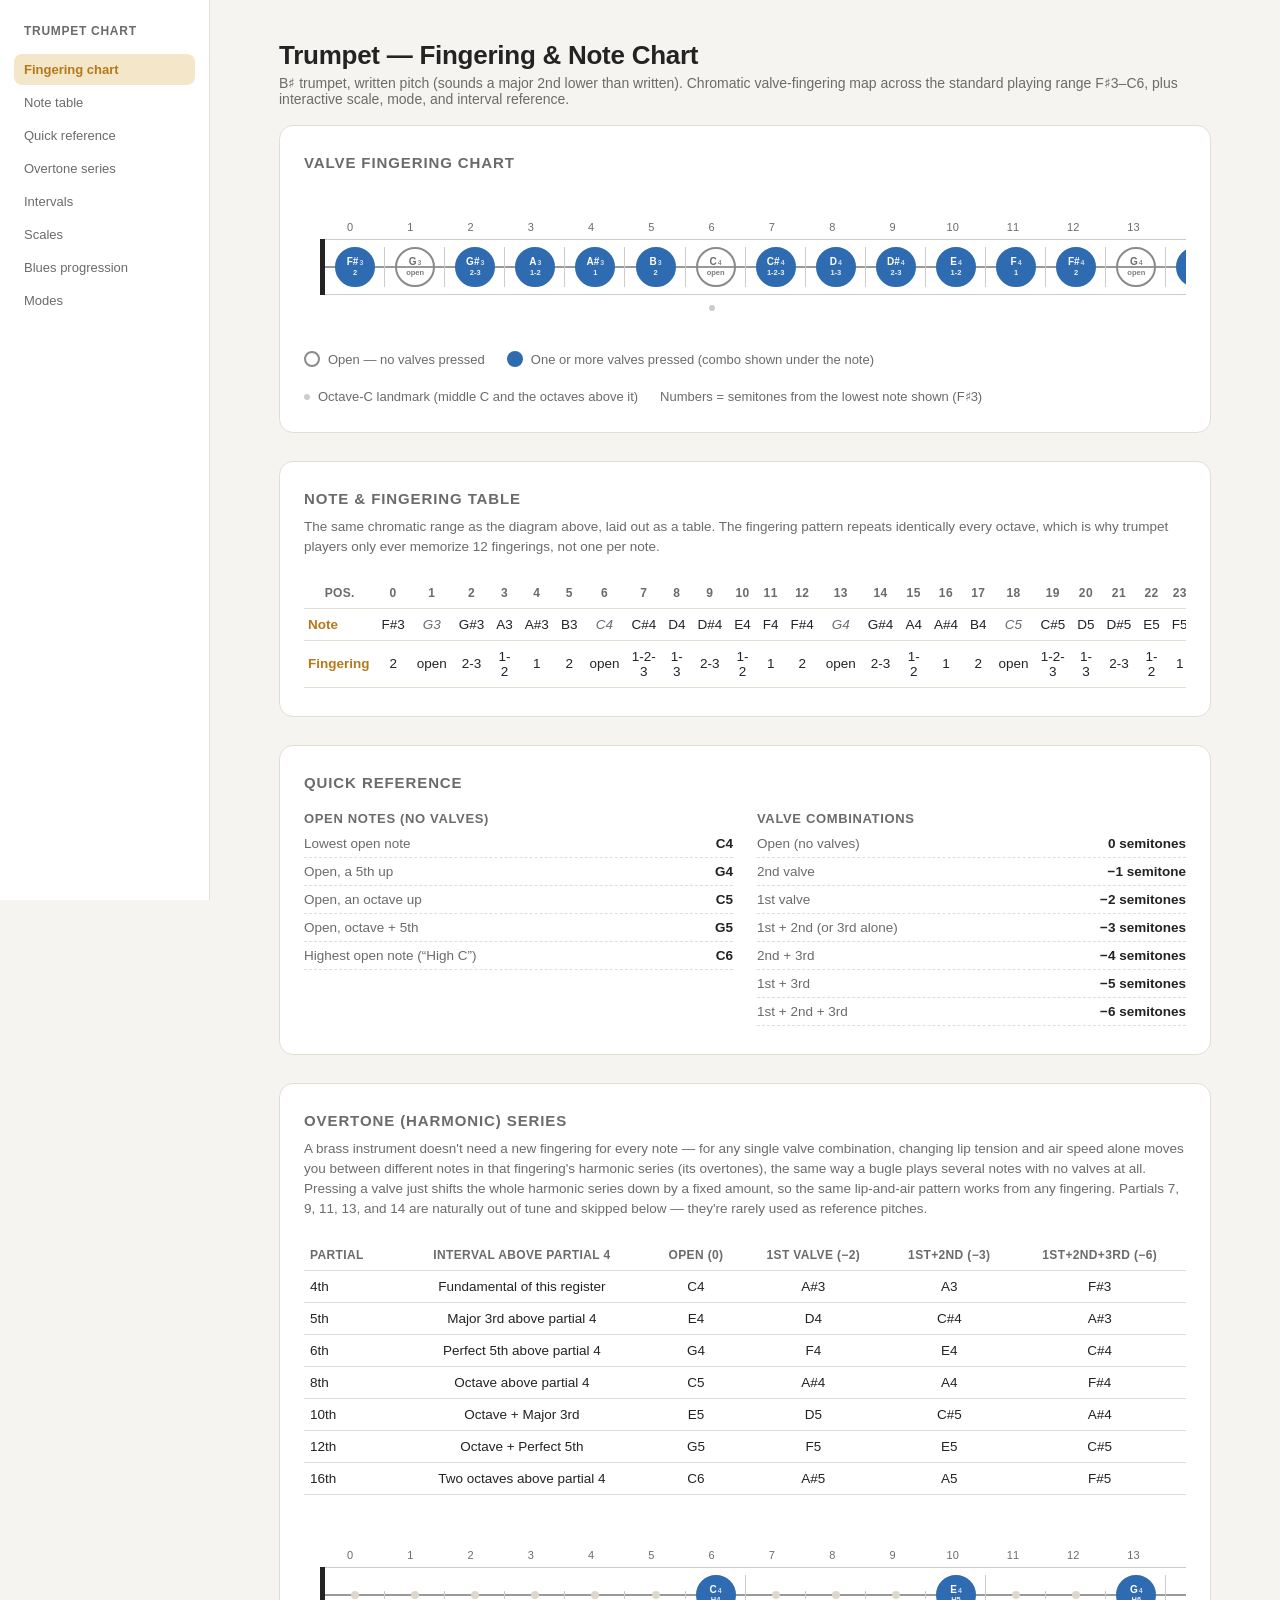
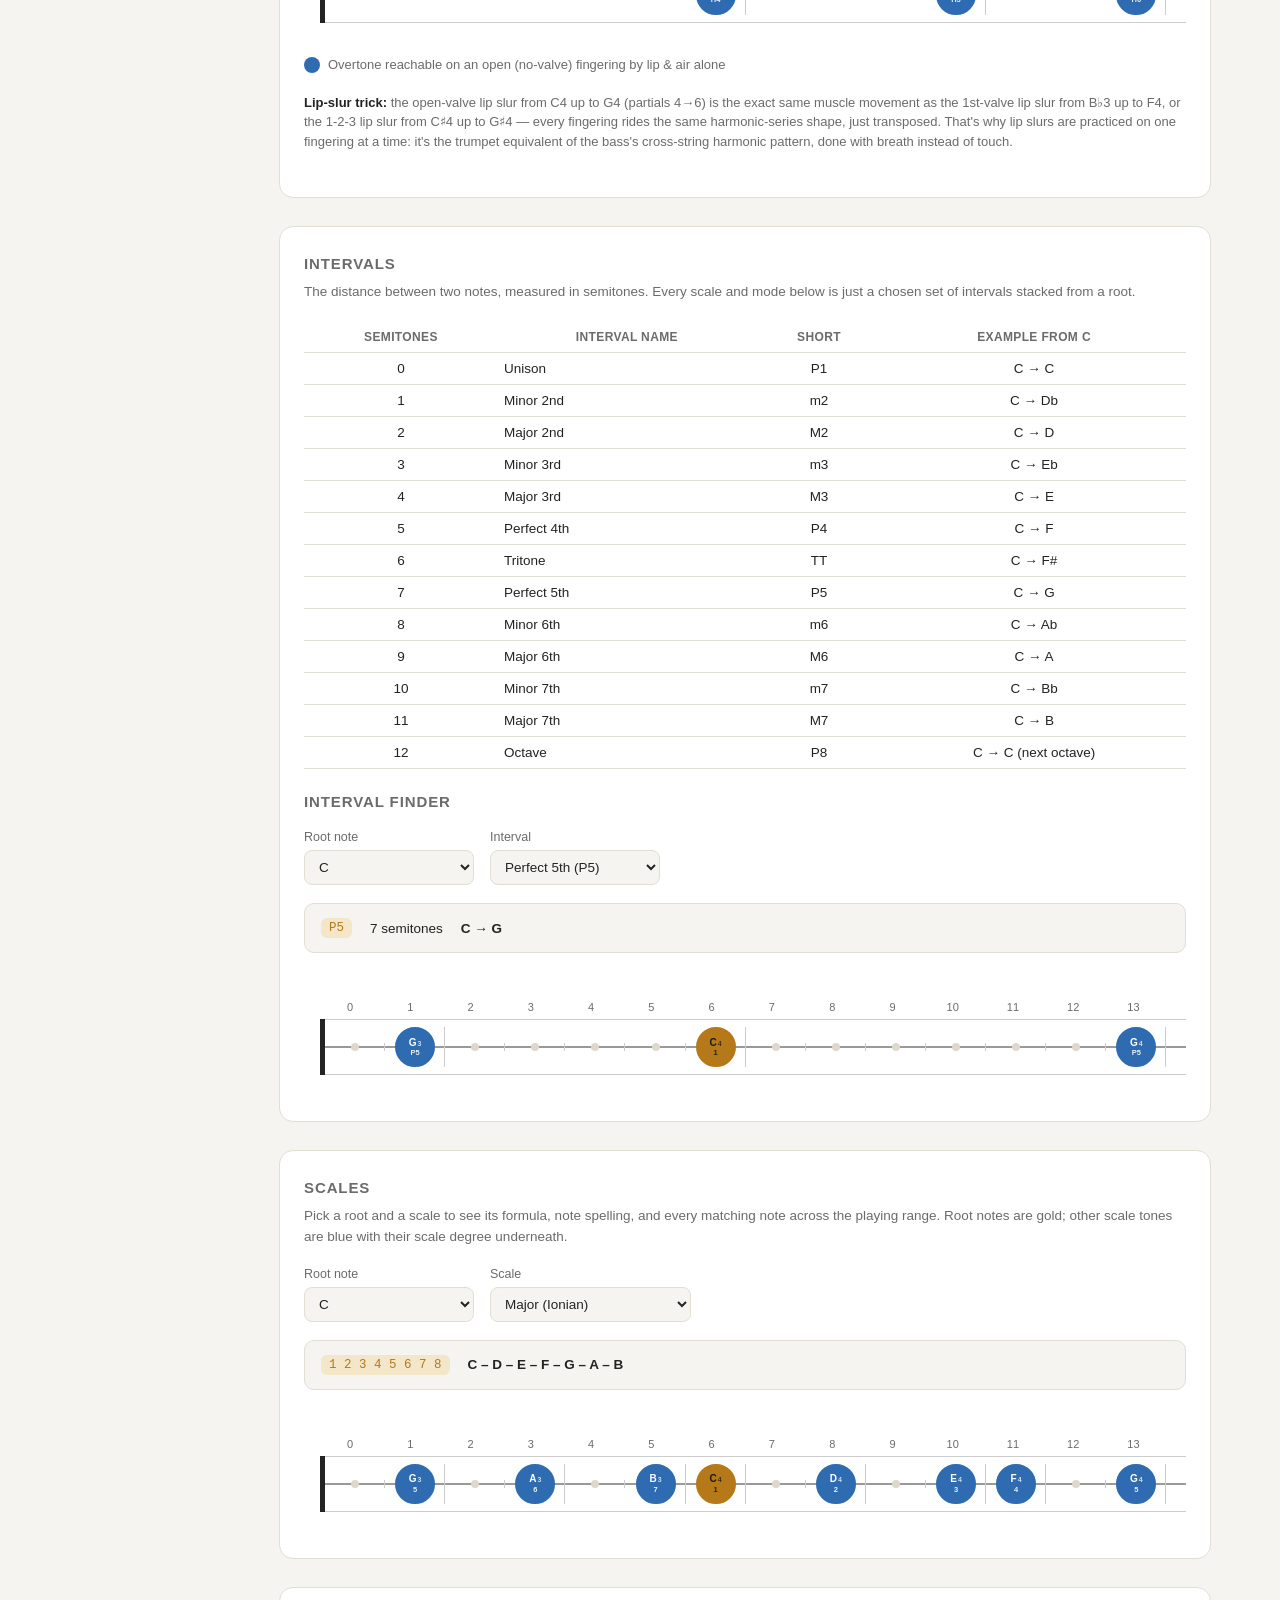
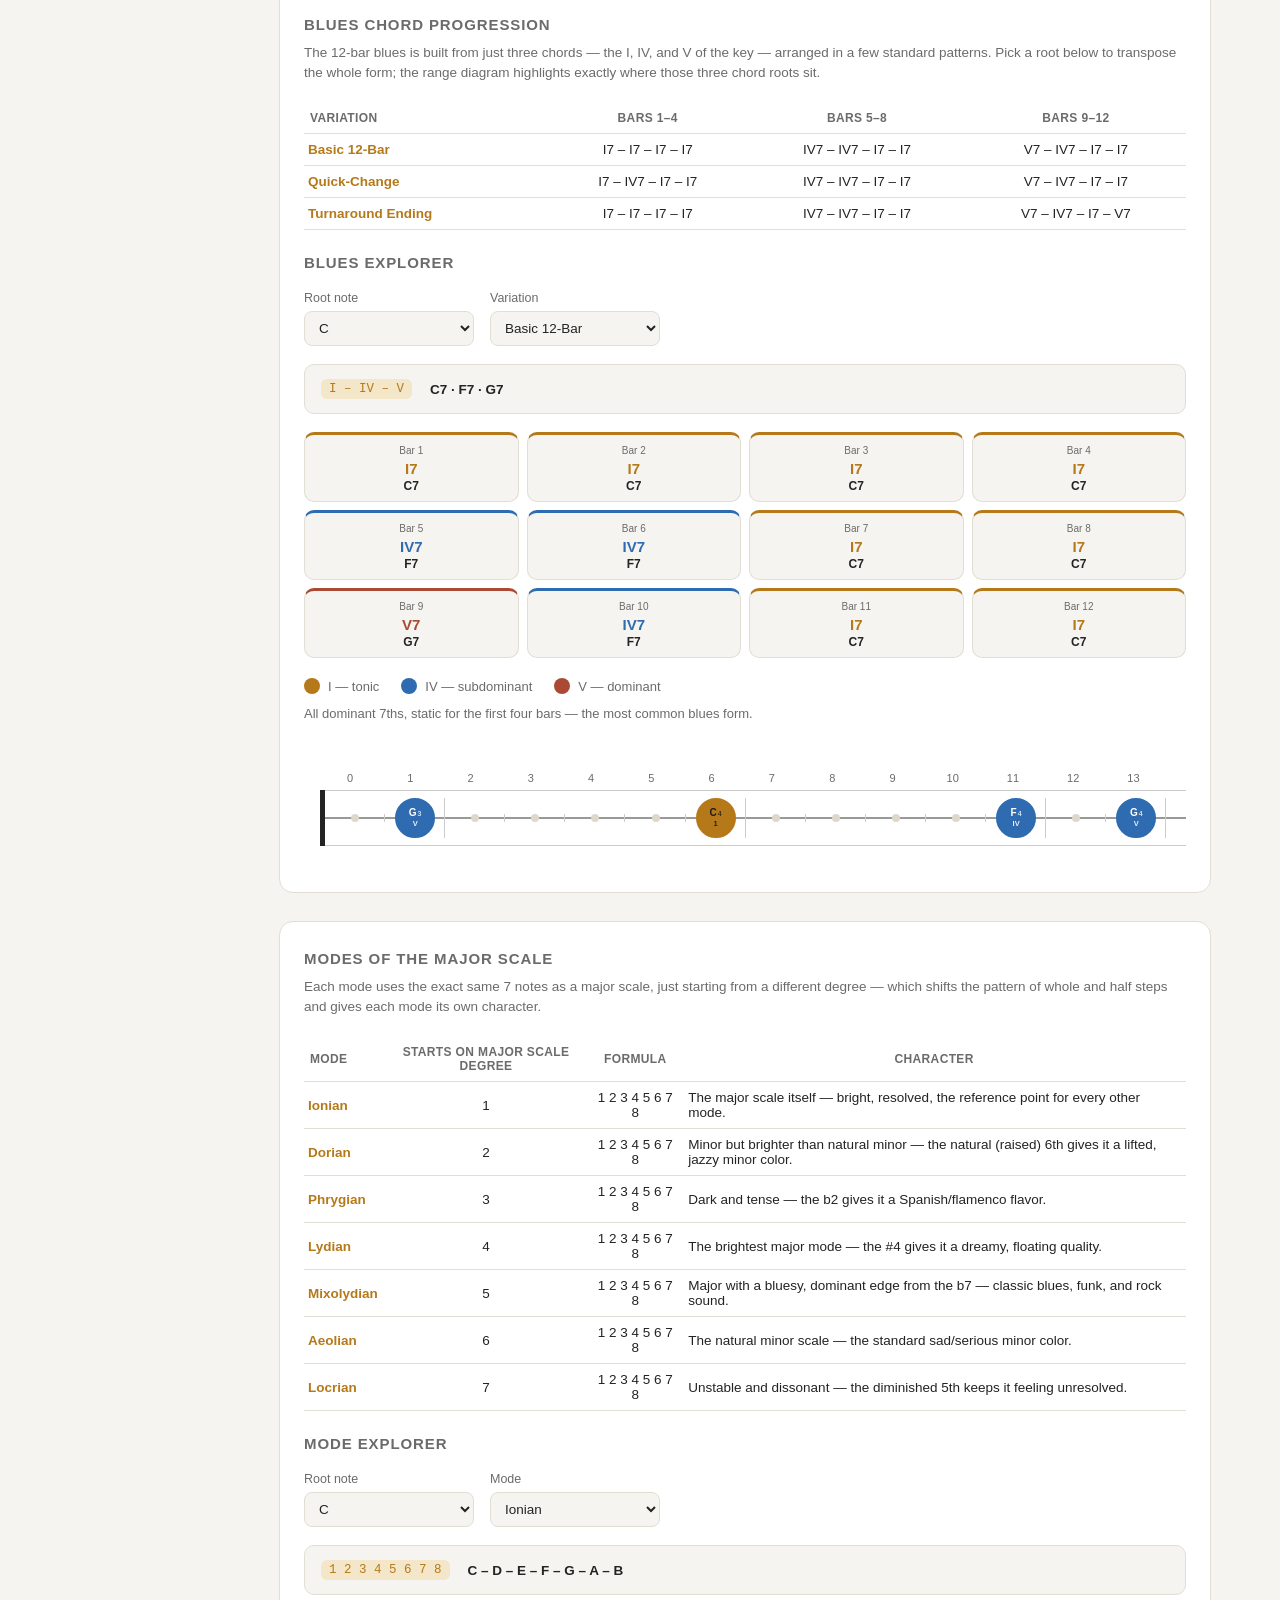
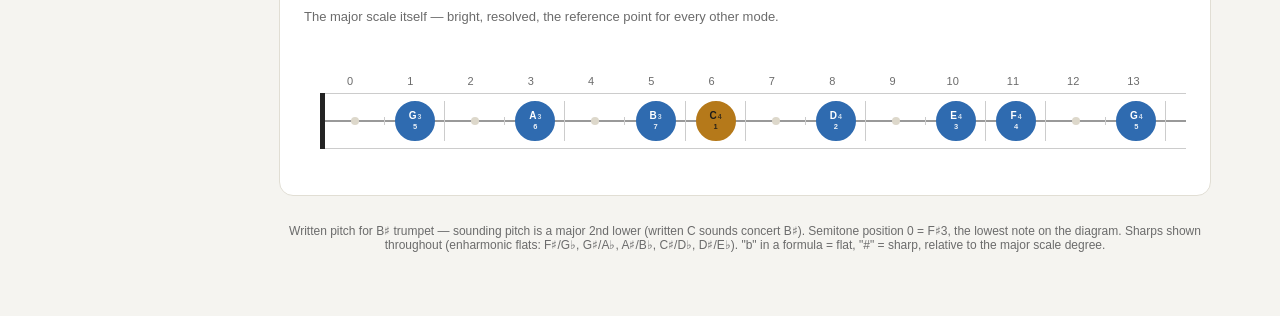
<file: trumpet.html>
<!DOCTYPE html>
<html lang="en">
<head>
<meta charset="UTF-8">
<meta http-equiv="X-UA-Compatible" content="IE=edge">
<meta name="viewport" content="width=device-width, initial-scale=1, maximum-scale=1, user-scalable=no">
<title>Trumpet — Fingerings, Notes, Scales, Modes &amp; Intervals</title>
<!-- PNG first: Safari doesn't reliably support SVG favicons via rel="icon" -->
<link rel="icon" type="image/png" href="Jazz/favicon.png">
<link rel="icon" type="image/svg+xml" href="Jazz/favicon.svg">
<style>
  /* ========== COLOR TOKENS ========== */
  /* Dark theme is the default; the media query below overrides these for light mode. */
  :root {
    --bg: #14161c;
    --panel: #1c1f27;
    --panel-border: #2b2f3a;
    --text: #e8eaef;
    --muted: #9aa1b2;
    --accent: #d9a441;
    --accent-soft: #3a3120;
    --string-line: #565c6e;
    --fret-line: #3a3f4c;
    --nut: #e8eaef;
    --open-dot: #6c7386;
    --root-dot: #d9a441;
    --natural-dot: #4d84c9;
    --dim-dot: #3a3f4c;
    --chord-i: #d9a441;
    --chord-iv: #4d84c9;
    --chord-v: #c9604a;
  }
  /* Light-mode overrides for the same token names above */
  @media (prefers-color-scheme: light) {
    :root {
      --bg: #f5f4f0;
      --panel: #ffffff;
      --panel-border: #e1ded4;
      --text: #232323;
      --muted: #6b6b6b;
      --accent: #b5791a;
      --accent-soft: #f3e6c9;
      --string-line: #999;
      --fret-line: #ccc;
      --nut: #232323;
      --open-dot: #8a8a8a;
      --root-dot: #b5791a;
      --natural-dot: #2f6bb0;
      --dim-dot: #ddd8cb;
      --chord-i: #b5791a;
      --chord-iv: #2f6bb0;
      --chord-v: #ab4a34;
    }
  }
  * { box-sizing: border-box; }
  /* ========== BASE PAGE LAYOUT ========== */
  /* Sidenav + main content sit side by side; .wrap is the centered content column. */
  body {
    margin: 0;
    padding: 0;
    background: var(--bg);
    color: var(--text);
    font-family: -apple-system, BlinkMacSystemFont, "Segoe UI", Helvetica, Arial, sans-serif;
    display: flex;
    align-items: flex-start;
  }
  .wrap { flex: 1; min-width: 0; max-width: 980px; margin: 0 auto; padding: 40px 24px 60px; }

  /* ========== LEFT NAV PANEL ========== */
  /* Sticky left-hand nav: stays pinned to the viewport while the content column scrolls;
     the active link is kept in sync with scroll position by the IntersectionObserver
     scrollspy near the bottom of the script block. */
  .sidenav {
    position: sticky;
    top: 0;
    align-self: flex-start;
    height: 100vh;
    overflow-y: auto;
    flex-shrink: 0;
    width: 210px;
    background: var(--panel);
    border-right: 1px solid var(--panel-border);
    padding: 24px 14px;
    display: flex;
    flex-direction: column;
    gap: 2px;
  }
  .sidenav-title {
    font-size: 12px;
    font-weight: 700;
    text-transform: uppercase;
    letter-spacing: 0.06em;
    color: var(--muted);
    padding: 0 10px 14px;
  }
  .sidenav a {
    font-size: 13px;
    color: var(--muted);
    text-decoration: none;
    padding: 8px 10px;
    border-radius: 8px;
    transition: background .12s, color .12s;
  }
  .sidenav a:hover { color: var(--text); background: var(--bg); }
  .sidenav a.active { color: var(--accent); background: var(--accent-soft); font-weight: 600; }

  /* Below 860px there's no room for a side column: the nav becomes a static,
     horizontally-scrollable bar stacked above the content instead of a sticky sidebar. */
  @media (max-width: 860px) {
    body { flex-direction: column; }
    .sidenav {
      position: static;
      width: 100%;
      height: auto;
      flex-direction: row;
      overflow-x: auto;
      overflow-y: visible;
      border-right: none;
      border-bottom: 1px solid var(--panel-border);
      gap: 6px;
      padding: 14px 16px;
    }
    .sidenav-title { display: none; }
    .sidenav a { flex-shrink: 0; white-space: nowrap; }
    .wrap { max-width: 100%; }
  }
  /* ========== PAGE HEADER + SHARED PANEL CHROME ========== */
  /* h1/subtitle are the page banner; .panel is the rounded card used for every section below. */
  h1 {
    font-size: 26px;
    margin: 0 0 4px;
    letter-spacing: -0.01em;
  }
  .subtitle {
    color: var(--muted);
    font-size: 14px;
    margin: 0 0 18px;
  }
  .panel {
    background: var(--panel);
    border: 1px solid var(--panel-border);
    border-radius: 14px;
    padding: 28px 24px;
    margin-bottom: 28px;
    scroll-margin-top: 20px;
  }
  .panel h2 {
    font-size: 15px;
    text-transform: uppercase;
    letter-spacing: 0.06em;
    color: var(--muted);
    margin: 0 0 20px;
    font-weight: 600;
  }
  .panel p.desc {
    font-size: 13.5px;
    color: var(--muted);
    margin: -10px 0 20px;
    line-height: 1.5;
  }

  /* Valve-fingering diagram: one continuous chromatic row (no separate strings —
     a trumpet is one tube, not four), spanning the standard written range F#3–C6. */
  .board-scroll { overflow-x: auto; padding-bottom: 8px; }
  .board {
    position: relative;
    min-width: 1900px;
    padding: 30px 16px 10px 16px;
  }
  .fret-numbers {
    display: grid;
    grid-template-columns: repeat(31, 1fr);
    margin-bottom: 6px;
    padding-left: 0;
  }
  .fret-numbers span {
    text-align: center;
    font-size: 11px;
    color: var(--muted);
    font-variant-numeric: tabular-nums;
  }
  .strings {
    position: relative;
    border-left: 5px solid var(--nut);
    padding-left: 0;
  }
  .string-row {
    position: relative;
    display: grid;
    grid-template-columns: repeat(31, 1fr);
    height: 56px;
    align-items: center;
    border-top: 1px solid var(--fret-line);
    border-bottom: 1px solid var(--fret-line);
  }
  .string-row::before {
    content: "";
    position: absolute;
    left: 0; right: 0; top: 50%;
    height: 2px;
    background: var(--string-line);
    transform: translateY(-1px);
  }
  .cell {
    position: relative;
    display: flex;
    justify-content: center;
    z-index: 2;
  }
  .fret-div {
    position: absolute;
    top: 0; bottom: 0; right: 0;
    width: 1px;
    background: var(--fret-line);
  }
  .note {
    position: relative;
    width: 30px;
    height: 30px;
    border-radius: 50%;
    display: flex;
    align-items: center;
    justify-content: center;
    font-size: 12px;
    font-weight: 700;
    background: var(--panel);
    border: 2px solid var(--string-line);
    color: var(--text);
  }
  .note.scale {
    width: 40px;
    height: 40px;
    flex-direction: column;
    gap: 0;
    background: var(--natural-dot);
    border-color: var(--natural-dot);
    color: #fff;
    font-size: 10px;
    line-height: 1.15;
  }
  .note.scale.is-root {
    background: var(--accent);
    border-color: var(--accent);
    color: #1a1a1a;
  }
  /* Open valves (no valves pressed) get the "open string" ring treatment instead of a fill. */
  .note.scale.open-valve {
    background: transparent;
    border: 2px solid var(--open-dot);
    color: var(--muted);
  }
  .note.scale .oct {
    font-size: 0.7em;
    opacity: 0.75;
    margin-left: 1px;
  }
  .note.scale span.deg {
    font-size: 7.5px;
    font-weight: 600;
    opacity: 0.9;
    margin-top: 1px;
  }
  .note.dim {
    width: 8px;
    height: 8px;
    background: var(--dim-dot);
    border: none;
  }

  .marker-row {
    display: grid;
    grid-template-columns: repeat(31, 1fr);
    margin-top: 6px;
  }
  .marker-row span {
    text-align: center;
    font-size: 11px;
    color: var(--muted);
  }
  .marker-dot {
    display: inline-block;
    width: 6px; height: 6px;
    border-radius: 50%;
    background: var(--fret-line);
  }

  .legend {
    display: flex;
    gap: 22px;
    flex-wrap: wrap;
    margin-top: 20px;
    font-size: 13px;
    color: var(--muted);
  }
  .legend-item { display: flex; align-items: center; gap: 8px; }
  .legend-dot {
    width: 16px; height: 16px;
    border-radius: 50%;
    flex-shrink: 0;
  }

  /* Tables */
  table {
    width: 100%;
    border-collapse: collapse;
    font-size: 13.5px;
  }
  th, td {
    text-align: center;
    padding: 8px 6px;
    border-bottom: 1px solid var(--panel-border);
    font-variant-numeric: tabular-nums;
  }
  th {
    color: var(--muted);
    font-weight: 600;
    font-size: 12px;
    text-transform: uppercase;
    letter-spacing: 0.03em;
  }
  td.string-name, td.name-cell {
    font-weight: 700;
    color: var(--accent);
    text-align: left;
    padding-left: 4px;
    white-space: nowrap;
  }
  td.left { text-align: left; }
  td.open-note { color: var(--muted); font-style: italic; }

  /* Two-column layout used by the Quick Reference panel's open-valve / valve-combo lists */
  .two-col {
    display: grid;
    grid-template-columns: 1fr 1fr;
    gap: 24px;
  }
  @media (max-width: 720px) {
    .two-col { grid-template-columns: 1fr; }
  }
  .note-block h3 {
    font-size: 13px;
    color: var(--muted);
    text-transform: uppercase;
    letter-spacing: 0.05em;
    margin: 0 0 10px;
  }
  ul.plain {
    margin: 0;
    padding: 0;
    list-style: none;
    display: flex;
    flex-direction: column;
    gap: 6px;
  }
  ul.plain li {
    display: flex;
    justify-content: space-between;
    font-size: 13.5px;
    border-bottom: 1px dashed var(--panel-border);
    padding-bottom: 6px;
  }
  ul.plain li span:first-child { color: var(--muted); }
  ul.plain li span:last-child { font-weight: 600; }

  /* Explorer controls */
  .explorer {
    display: flex;
    flex-wrap: wrap;
    gap: 16px;
    margin-bottom: 18px;
  }
  .explorer label {
    font-size: 12.5px;
    color: var(--muted);
    display: flex;
    flex-direction: column;
    gap: 6px;
  }
  .explorer select {
    background: var(--bg);
    color: var(--text);
    border: 1px solid var(--panel-border);
    border-radius: 8px;
    padding: 8px 10px;
    font-size: 13.5px;
    min-width: 170px;
  }
  .result-strip {
    display: flex;
    flex-wrap: wrap;
    gap: 18px;
    align-items: center;
    background: var(--bg);
    border: 1px solid var(--panel-border);
    border-radius: 10px;
    padding: 14px 16px;
    margin-bottom: 18px;
    font-size: 13.5px;
  }
  .result-strip .formula-tag {
    font-family: ui-monospace, SFMono-Regular, Menlo, monospace;
    background: var(--accent-soft);
    color: var(--accent);
    padding: 3px 8px;
    border-radius: 6px;
    font-size: 12.5px;
  }
  .result-strip .notes-list {
    font-weight: 600;
  }
  .character-line {
    font-size: 13px;
    color: var(--muted);
    margin-top: -6px;
    margin-bottom: 18px;
    line-height: 1.5;
  }

  /* Page footer note (enharmonic-spelling legend) */
  footer {
    color: var(--muted);
    font-size: 12px;
    text-align: center;
    margin-top: 20px;
  }

  /* Blues progression bar grid */
  .blues-bars {
    display: grid;
    grid-template-columns: repeat(4, 1fr);
    gap: 8px;
    margin-bottom: 18px;
  }
  .blues-bar {
    border: 1px solid var(--panel-border);
    border-radius: 10px;
    padding: 10px 8px 8px;
    text-align: center;
    background: var(--bg);
    border-top: 3px solid var(--panel-border);
  }
  .blues-bar .bar-num {
    font-size: 10px;
    color: var(--muted);
    margin-bottom: 4px;
  }
  .blues-bar .bar-roman {
    font-size: 15px;
    font-weight: 700;
  }
  .blues-bar .bar-chord {
    font-size: 12px;
    font-weight: 600;
    color: var(--text);
    margin-top: 2px;
  }
  .blues-bar.fn-I { border-top-color: var(--chord-i); }
  .blues-bar.fn-I .bar-roman { color: var(--chord-i); }
  .blues-bar.fn-IV { border-top-color: var(--chord-iv); }
  .blues-bar.fn-IV .bar-roman { color: var(--chord-iv); }
  .blues-bar.fn-V { border-top-color: var(--chord-v); }
  .blues-bar.fn-V .bar-roman { color: var(--chord-v); }
</style>
</head>
<body>
<!-- Sticky left nav; links use data-target ids matched against panel ids by the scrollspy script -->
<nav class="sidenav" id="sidenav">
  <div class="sidenav-title">Trumpet Chart</div>
  <a href="#board-panel" data-target="board-panel">Fingering chart</a>
  <a href="#table-panel" data-target="table-panel">Note table</a>
  <a href="#quickref-panel" data-target="quickref-panel">Quick reference</a>
  <a href="#harmonics-panel" data-target="harmonics-panel">Overtone series</a>
  <a href="#intervals-panel" data-target="intervals-panel">Intervals</a>
  <a href="#scales-panel" data-target="scales-panel">Scales</a>
  <a href="#blues-panel" data-target="blues-panel">Blues progression</a>
  <a href="#modes-panel" data-target="modes-panel">Modes</a>
</nav>
<div class="wrap">
  <h1>Trumpet — Fingering &amp; Note Chart</h1>
  <p class="subtitle">B&#9839; trumpet, written pitch (sounds a major 2nd lower than written). Chromatic valve-fingering map across the standard playing range F&#9839;3&ndash;C6, plus interactive scale, mode, and interval reference.</p>

  <!-- VALVE FINGERING CHART -->
  <div class="panel" id="board-panel">
    <h2>Valve Fingering Chart</h2>
    <div class="board-scroll">
      <div class="board">
        <div class="fret-numbers" id="fret-numbers"></div>
        <div class="strings" id="strings"></div>
        <div class="marker-row" id="marker-row"></div>
      </div>
    </div>
    <div class="legend">
      <div class="legend-item"><span class="legend-dot" style="border:2px solid var(--open-dot); background:transparent;"></span> Open &mdash; no valves pressed</div>
      <div class="legend-item"><span class="legend-dot" style="background:var(--natural-dot);"></span> One or more valves pressed (combo shown under the note)</div>
      <div class="legend-item"><span class="marker-dot" style="display:inline-block;"></span> Octave-C landmark (middle C and the octaves above it)</div>
      <div class="legend-item">Numbers = semitones from the lowest note shown (F&#9839;3)</div>
    </div>
  </div>

  <!-- NOTE & FINGERING TABLE -->
  <div class="panel" id="table-panel">
    <h2>Note &amp; Fingering Table</h2>
    <p class="desc">The same chromatic range as the diagram above, laid out as a table. The fingering pattern repeats identically every octave, which is why trumpet players only ever memorize 12 fingerings, not one per note.</p>
    <div style="overflow-x:auto;">
    <table id="note-table">
      <thead><tr id="note-table-head"></tr></thead>
      <tbody>
        <tr id="note-row"><td class="string-name">Note</td></tr>
        <tr id="fingering-row"><td class="string-name">Fingering</td></tr>
      </tbody>
    </table>
    </div>
  </div>

  <!-- QUICK REFERENCE -->
  <div class="panel" id="quickref-panel">
    <h2>Quick Reference</h2>
    <div class="two-col">
      <div class="note-block">
        <h3>Open Notes (no valves)</h3>
        <ul class="plain">
          <li><span>Lowest open note</span><span>C4</span></li>
          <li><span>Open, a 5th up</span><span>G4</span></li>
          <li><span>Open, an octave up</span><span>C5</span></li>
          <li><span>Open, octave + 5th</span><span>G5</span></li>
          <li><span>Highest open note (&ldquo;High C&rdquo;)</span><span>C6</span></li>
        </ul>
      </div>
      <div class="note-block">
        <h3>Valve Combinations</h3>
        <ul class="plain">
          <li><span>Open (no valves)</span><span>0 semitones</span></li>
          <li><span>2nd valve</span><span>&minus;1 semitone</span></li>
          <li><span>1st valve</span><span>&minus;2 semitones</span></li>
          <li><span>1st + 2nd (or 3rd alone)</span><span>&minus;3 semitones</span></li>
          <li><span>2nd + 3rd</span><span>&minus;4 semitones</span></li>
          <li><span>1st + 3rd</span><span>&minus;5 semitones</span></li>
          <li><span>1st + 2nd + 3rd</span><span>&minus;6 semitones</span></li>
        </ul>
      </div>
    </div>
  </div>

  <!-- OVERTONE (HARMONIC) SERIES -->
  <div class="panel" id="harmonics-panel">
    <h2>Overtone (Harmonic) Series</h2>
    <p class="desc">
      A brass instrument doesn't need a new fingering for every note &mdash; for any single valve combination,
      changing lip tension and air speed alone moves you between different notes in that fingering's harmonic
      series (its overtones), the same way a bugle plays several notes with no valves at all. Pressing a valve
      just shifts the whole harmonic series down by a fixed amount, so the same lip-and-air pattern works from
      any fingering. Partials 7, 9, 11, 13, and 14 are naturally out of tune and skipped below &mdash; they're
      rarely used as reference pitches.
    </p>
    <div style="overflow-x:auto; margin-bottom: 24px;">
      <table>
        <thead>
          <tr>
            <th style="text-align:left;">Partial</th>
            <th>Interval Above Partial 4</th>
            <th>Open (0)</th>
            <th>1st valve (&minus;2)</th>
            <th>1st+2nd (&minus;3)</th>
            <th>1st+2nd+3rd (&minus;6)</th>
          </tr>
        </thead>
        <tbody id="harmonics-table-body"></tbody>
      </table>
    </div>

    <div class="board-scroll">
      <div id="harmonics-board"></div>
    </div>
    <div class="legend" style="margin-top:16px;">
      <div class="legend-item"><span class="legend-dot" style="background:var(--natural-dot);"></span> Overtone reachable on an open (no-valve) fingering by lip &amp; air alone</div>
    </div>

    <p class="character-line" style="margin-top:20px;">
      <strong style="color: var(--text);">Lip-slur trick:</strong> the open-valve lip slur from C4 up to G4 (partials 4&rarr;6)
      is the exact same muscle movement as the 1st-valve lip slur from B&#9837;3 up to F4, or the 1-2-3 lip slur from
      C&#9839;4 up to G&#9839;4 &mdash; every fingering rides the same harmonic-series shape, just transposed. That's why
      lip slurs are practiced on one fingering at a time: it's the trumpet equivalent of the bass's cross-string
      harmonic pattern, done with breath instead of touch.
    </p>
  </div>

  <!-- INTERVALS -->
  <div class="panel" id="intervals-panel">
    <h2>Intervals</h2>
    <p class="desc">The distance between two notes, measured in semitones. Every scale and mode below is just a chosen set of intervals stacked from a root.</p>
    <div style="overflow-x:auto; margin-bottom: 24px;">
      <table>
        <thead>
          <tr><th>Semitones</th><th>Interval Name</th><th>Short</th><th>Example from C</th></tr>
        </thead>
        <tbody id="interval-table-body"></tbody>
      </table>
    </div>

    <h2 style="margin-top: 6px;">Interval Finder</h2>
    <div class="explorer">
      <label>Root note
        <select id="interval-root"></select>
      </label>
      <label>Interval
        <select id="interval-select"></select>
      </label>
    </div>
    <div class="result-strip" id="interval-result"></div>
    <div class="board-scroll">
      <div id="interval-board"></div>
    </div>
  </div>

  <!-- SCALES -->
  <div class="panel" id="scales-panel">
    <h2>Scales</h2>
    <p class="desc">Pick a root and a scale to see its formula, note spelling, and every matching note across the playing range. Root notes are gold; other scale tones are blue with their scale degree underneath.</p>
    <div class="explorer">
      <label>Root note
        <select id="scale-root"></select>
      </label>
      <label>Scale
        <select id="scale-select"></select>
      </label>
    </div>
    <div class="result-strip" id="scale-result"></div>
    <div class="board-scroll">
      <div id="scale-board"></div>
    </div>
  </div>

  <!-- BLUES CHORD PROGRESSION -->
  <div class="panel" id="blues-panel">
    <h2>Blues Chord Progression</h2>
    <p class="desc">The 12-bar blues is built from just three chords &mdash; the I, IV, and V of the key &mdash; arranged in a few standard patterns. Pick a root below to transpose the whole form; the range diagram highlights exactly where those three chord roots sit.</p>

    <div style="overflow-x:auto; margin-bottom: 24px;">
      <table>
        <thead>
          <tr><th style="text-align:left;">Variation</th><th>Bars 1&ndash;4</th><th>Bars 5&ndash;8</th><th>Bars 9&ndash;12</th></tr>
        </thead>
        <tbody id="blues-overview-body"></tbody>
      </table>
    </div>

    <h2 style="margin-top: 6px;">Blues Explorer</h2>
    <div class="explorer">
      <label>Root note
        <select id="blues-root"></select>
      </label>
      <label>Variation
        <select id="blues-variation"></select>
      </label>
    </div>
    <div class="result-strip" id="blues-result"></div>
    <div class="blues-bars" id="blues-bars"></div>
    <div class="legend" style="margin-bottom: 16px;">
      <div class="legend-item"><span class="legend-dot" style="background:var(--chord-i);"></span> I &mdash; tonic</div>
      <div class="legend-item"><span class="legend-dot" style="background:var(--chord-iv);"></span> IV &mdash; subdominant</div>
      <div class="legend-item"><span class="legend-dot" style="background:var(--chord-v);"></span> V &mdash; dominant</div>
    </div>
    <p class="character-line" id="blues-description"></p>
    <div class="board-scroll">
      <div id="blues-board"></div>
    </div>
  </div>

  <!-- MODES -->
  <div class="panel" id="modes-panel">
    <h2>Modes of the Major Scale</h2>
    <p class="desc">Each mode uses the exact same 7 notes as a major scale, just starting from a different degree — which shifts the pattern of whole and half steps and gives each mode its own character.</p>
    <div style="overflow-x:auto; margin-bottom: 24px;">
      <table>
        <thead>
          <tr><th style="text-align:left;">Mode</th><th>Starts on Major Scale Degree</th><th>Formula</th><th>Character</th></tr>
        </thead>
        <tbody id="mode-table-body"></tbody>
      </table>
    </div>

    <h2 style="margin-top: 6px;">Mode Explorer</h2>
    <div class="explorer">
      <label>Root note
        <select id="mode-root"></select>
      </label>
      <label>Mode
        <select id="mode-select"></select>
      </label>
    </div>
    <div class="result-strip" id="mode-result"></div>
    <p class="character-line" id="mode-character"></p>
    <div class="board-scroll">
      <div id="mode-board"></div>
    </div>
  </div>

  <footer>Written pitch for B&#9839; trumpet &mdash; sounding pitch is a major 2nd lower (written C sounds concert B&#9839;). Semitone position 0 = F&#9839;3, the lowest note on the diagram. Sharps shown throughout (enharmonic flats: F&#9839;/G&#9837;, G&#9839;/A&#9837;, A&#9839;/B&#9837;, C&#9839;/D&#9837;, D&#9839;/E&#9837;). "b" in a formula = flat, "#" = sharp, relative to the major scale degree.</footer>
</div>

<script>
/* ---------- Core note data ---------- */
// All 12 pitch classes in chromatic order (sharps only); array index doubles as a 0-11 pitch number.
const CHROMATIC = ["C","C#","D","D#","E","F","F#","G","G#","A","A#","B"];
// Standard B♭ trumpet valve fingering for each pitch class (indexed same as CHROMATIC), derived from
// the instrument's harmonic series: "0" = open (no valves), otherwise the valve numbers to press.
// This pattern is exactly periodic every octave, which is why it only needs 12 entries.
const FINGERINGS = ["0","123","13","23","12","1","2","0","23","12","1","2"];

// Chromatic index (0-11) of a note name.
function idx(note) { return CHROMATIC.indexOf(note); }
function formatFingering(code) { return code === "0" ? "open" : code.split("").join("-"); }

// Shift `note`/`octave` by `delta` semitones (delta may be negative), wrapping the pitch class
// and carrying the octave — used for the fingering range and the overtone-series table.
function transpose(note, octave, delta) {
  const total = idx(note) + delta;
  const pitchIdx = ((total % 12) + 12) % 12;
  const octave2 = octave + Math.floor(total / 12);
  return { note: CHROMATIC[pitchIdx], octave: octave2 };
}

/* ---------- The trumpet's standard written playing range ---------- */
// One continuous chromatic line, F#3 (lowest note in a normal fingering chart) to C6 ("High C"),
// unlike a fretted string instrument this isn't split across multiple strings — it's one tube.
const RANGE_START_NOTE = "F#";
const RANGE_START_OCTAVE = 3;
const RANGE_LENGTH = 30; // positions 0..30 inclusive = 31 notes = 2.5 octaves

function buildTrumpetRange() {
  const startIdx = idx(RANGE_START_NOTE);
  const out = [];
  for (let n = 0; n <= RANGE_LENGTH; n++) {
    const total = startIdx + n;
    const pitchIdx = total % 12;
    const octave = RANGE_START_OCTAVE + Math.floor(total / 12);
    out.push({ pos: n, note: CHROMATIC[pitchIdx], octave, fingering: FINGERINGS[pitchIdx] });
  }
  return out;
}
const TRUMPET_RANGE = buildTrumpetRange();

// Position (0..RANGE_LENGTH) of a given note+octave within TRUMPET_RANGE.
function posForNote(note, octave) {
  return (octave - RANGE_START_OCTAVE) * 12 + (idx(note) - idx(RANGE_START_NOTE));
}

/* ---------- Correct enharmonic spelling (each scale degree gets its own letter) ---------- */
const LETTER_ORDER = ["C","D","E","F","G","A","B"];
const LETTER_NATURAL = { C:0, D:2, E:4, F:5, G:7, A:9, B:11 };

function numeralFromDegree(label) {
  return parseInt(label.replace(/[#b]/g, ""), 10);
}

// Spell the note that is `offsetSemitones` above rootNote, using the letter
// that is `numeral` scale-steps above the root's letter (so e.g. a "b3" above
// C is forced to use the letter E — giving Eb, never the enharmonic D#).
function spellNote(rootNote, offsetSemitones, numeral) {
  const rootLetter = rootNote[0];
  const rootPitch = idx(rootNote);
  const targetPitch = ((rootPitch + offsetSemitones) % 12 + 12) % 12;
  const startIdx = LETTER_ORDER.indexOf(rootLetter);
  const targetLetter = LETTER_ORDER[(startIdx + (numeral - 1)) % 7];
  const targetNatural = LETTER_NATURAL[targetLetter];
  let diff = ((targetPitch - targetNatural) % 12 + 12) % 12;
  if (diff > 6) diff -= 12; // fold into -6..6, accidentals should land in -2..2
  const accidental = diff === 0 ? "" : diff === 1 ? "#" : diff === -1 ? "b" : diff === 2 ? "##" : diff === -2 ? "bb" : "";
  return targetLetter + accidental;
}

/* ---------- Main static fingering chart + table ---------- */
const fretNumbersEl = document.getElementById("fret-numbers");
const boardEl = document.getElementById("strings");
const markerRowEl = document.getElementById("marker-row");
const noteTableHead = document.getElementById("note-table-head");
const noteRow = document.getElementById("note-row");
const fingeringRow = document.getElementById("fingering-row");

// Position ruler (0..30) above the fingering row.
TRUMPET_RANGE.forEach(entry => {
  const span = document.createElement("span");
  span.textContent = entry.pos;
  fretNumbersEl.appendChild(span);
});

// The single chromatic row: every cell always shows note+octave and its fingering.
const row = document.createElement("div");
row.className = "string-row";
TRUMPET_RANGE.forEach((entry, i) => {
  const cell = document.createElement("div");
  cell.className = "cell";
  if (i < TRUMPET_RANGE.length - 1) {
    const div = document.createElement("div");
    div.className = "fret-div";
    cell.appendChild(div);
  }
  const dot = document.createElement("div");
  const isOpen = entry.fingering === "0";
  dot.className = "note scale" + (isOpen ? " open-valve" : "");
  dot.innerHTML = `<div>${entry.note}<span class="oct">${entry.octave}</span></div><span class="deg">${formatFingering(entry.fingering)}</span>`;
  cell.appendChild(dot);
  row.appendChild(cell);
});
boardEl.appendChild(row);

// Octave-C landmarks (middle C and the octaves above it) get a marker dot, mirroring a
// fretted instrument's position-marker dots.
TRUMPET_RANGE.forEach(entry => {
  const span = document.createElement("span");
  if (entry.note === "C") {
    const dot = document.createElement("span");
    dot.className = "marker-dot";
    span.appendChild(dot);
  }
  markerRowEl.appendChild(span);
});

// Note & Fingering table: header = position index, body = two rows (Note, Fingering).
const headTh = document.createElement("th");
headTh.textContent = "Pos.";
noteTableHead.appendChild(headTh);
TRUMPET_RANGE.forEach(entry => {
  const th = document.createElement("th");
  th.textContent = entry.pos;
  noteTableHead.appendChild(th);

  const noteTd = document.createElement("td");
  if (entry.fingering === "0") noteTd.className = "open-note";
  noteTd.textContent = entry.note + entry.octave;
  noteRow.appendChild(noteTd);

  const fingTd = document.createElement("td");
  fingTd.textContent = formatFingering(entry.fingering);
  fingeringRow.appendChild(fingTd);
});

/* ---------- Shared: build a single-row range diagram highlighting a root + a set of scale degrees ---------- */
// members: array of { offset, numeral, label } — offset in semitones from root,
// numeral = scale-step number (1-7) used to pick the correct letter name, label = degree text (e.g. "b3").
function buildScaleBoard(container, rootNote, members) {
  container.innerHTML = "";
  const wrap = document.createElement("div");
  wrap.className = "board";

  const fretNums = document.createElement("div");
  fretNums.className = "fret-numbers";
  TRUMPET_RANGE.forEach(entry => {
    const span = document.createElement("span");
    span.textContent = entry.pos;
    fretNums.appendChild(span);
  });
  wrap.appendChild(fretNums);

  const stringsWrap = document.createElement("div");
  stringsWrap.className = "strings";

  const rootIdx = idx(rootNote);
  // Pre-spell each scale tone once (correct letter per degree), keyed by offset.
  const spelled = {};
  members.forEach(m => { spelled[m.offset] = { note: spellNote(rootNote, m.offset, m.numeral), label: m.label }; });

  const row = document.createElement("div");
  row.className = "string-row";
  TRUMPET_RANGE.forEach((entry, i) => {
    const cell = document.createElement("div");
    cell.className = "cell";
    if (i < TRUMPET_RANGE.length - 1) {
      const div = document.createElement("div");
      div.className = "fret-div";
      cell.appendChild(div);
    }
    const offsetFromRoot = ((idx(entry.note) - rootIdx) % 12 + 12) % 12;
    const dot = document.createElement("div");
    const match = spelled[offsetFromRoot];

    if (offsetFromRoot === 0) {
      dot.className = "note scale is-root";
      dot.innerHTML = `<div>${match ? match.note : rootNote}<span class="oct">${entry.octave}</span></div><span class="deg">1</span>`;
    } else if (match) {
      dot.className = "note scale";
      dot.innerHTML = `<div>${match.note}<span class="oct">${entry.octave}</span></div><span class="deg">${match.label}</span>`;
    } else {
      dot.className = "note dim";
    }
    cell.appendChild(dot);
    row.appendChild(cell);
  });
  stringsWrap.appendChild(row);

  wrap.appendChild(stringsWrap);
  container.appendChild(wrap);
}

function formulaFromOffsets(offsets) {
  // Simple scale-degree count, e.g. a 7-note scale reads "1 2 3 4 5 6 7 8" (8 = octave/root again).
  const nums = [];
  for (let i = 1; i <= offsets.length + 1; i++) nums.push(i);
  return nums.join(" ");
}

// Fill a <select> with options; items may be plain strings or {value, label}-shaped objects.
function populateSelect(selectEl, items, valueKey, labelKey) {
  selectEl.innerHTML = "";
  items.forEach((item, i) => {
    const opt = document.createElement("option");
    opt.value = typeof item === "string" ? item : item[valueKey];
    opt.textContent = typeof item === "string" ? item : item[labelKey];
    selectEl.appendChild(opt);
  });
}

/* ---------- OVERTONE (HARMONIC) SERIES ---------- */
// Partials of the open-valve harmonic series, described as semitone offsets above partial 4 (open
// C4) — the reference "fundamental" for this chart. Out-of-tune partials 7/9/11/13/14 are skipped.
const OVERTONE_NODES = [
  { partial: 4, offset: 0, intervalLabel: "Fundamental of this register" },
  { partial: 5, offset: 4, intervalLabel: "Major 3rd above partial 4" },
  { partial: 6, offset: 7, intervalLabel: "Perfect 5th above partial 4" },
  { partial: 8, offset: 12, intervalLabel: "Octave above partial 4" },
  { partial: 10, offset: 16, intervalLabel: "Octave + Major 3rd" },
  { partial: 12, offset: 19, intervalLabel: "Octave + Perfect 5th" },
  { partial: 16, offset: 24, intervalLabel: "Two octaves above partial 4" },
];
// The four valve combos shown as columns, each lowering the open pitch by a fixed number of semitones.
const OVERTONE_COMBOS = [
  { label: "open", delta: 0 },
  { label: "1st valve", delta: -2 },
  { label: "1st+2nd", delta: -3 },
  { label: "1-2-3", delta: -6 },
];

const harmonicsTableBody = document.getElementById("harmonics-table-body");
OVERTONE_NODES.forEach(n => {
  const base = transpose("C", 4, n.offset);
  const cells = OVERTONE_COMBOS.map(c => {
    const t = transpose(base.note, base.octave, c.delta);
    return `<td>${t.note}${t.octave}</td>`;
  }).join("");
  const tr = document.createElement("tr");
  tr.innerHTML = `<td class="left">${n.partial}th</td><td>${n.intervalLabel}</td>${cells}`;
  harmonicsTableBody.appendChild(tr);
});

// Render the overtone-series diagram: only the open-valve partial notes are highlighted (the notes
// reachable purely by lip & air from the open fingering); everything else is dimmed.
function buildHarmonicsBoard(containerId) {
  const container = document.getElementById(containerId);
  container.innerHTML = "";
  const wrap = document.createElement("div");
  wrap.className = "board";

  const fretNums = document.createElement("div");
  fretNums.className = "fret-numbers";
  TRUMPET_RANGE.forEach(entry => {
    const span = document.createElement("span");
    span.textContent = entry.pos;
    fretNums.appendChild(span);
  });
  wrap.appendChild(fretNums);

  const nodeByPos = {};
  OVERTONE_NODES.forEach(n => {
    const base = transpose("C", 4, n.offset);
    nodeByPos[posForNote(base.note, base.octave)] = n;
  });

  const stringsWrap = document.createElement("div");
  stringsWrap.className = "strings";
  const row = document.createElement("div");
  row.className = "string-row";
  TRUMPET_RANGE.forEach((entry, i) => {
    const cell = document.createElement("div");
    cell.className = "cell";
    if (i < TRUMPET_RANGE.length - 1) {
      const div = document.createElement("div");
      div.className = "fret-div";
      cell.appendChild(div);
    }
    const node = nodeByPos[entry.pos];
    const dot = document.createElement("div");
    if (node) {
      dot.className = "note scale";
      dot.innerHTML = `<div>${entry.note}<span class="oct">${entry.octave}</span></div><span class="deg">H${node.partial}</span>`;
    } else {
      dot.className = "note dim";
    }
    cell.appendChild(dot);
    row.appendChild(cell);
  });
  stringsWrap.appendChild(row);

  wrap.appendChild(stringsWrap);
  container.appendChild(wrap);
}

/* ---------- INTERVALS ---------- */
// Every interval up to an octave: semitone distance, short abbreviation, and the scale-step
// numeral used by spellNote() to pick the correct letter name.
const INTERVALS = [
  { name: "Unison", abbr: "P1", semitones: 0, numeral: 1 },
  { name: "Minor 2nd", abbr: "m2", semitones: 1, numeral: 2 },
  { name: "Major 2nd", abbr: "M2", semitones: 2, numeral: 2 },
  { name: "Minor 3rd", abbr: "m3", semitones: 3, numeral: 3 },
  { name: "Major 3rd", abbr: "M3", semitones: 4, numeral: 3 },
  { name: "Perfect 4th", abbr: "P4", semitones: 5, numeral: 4 },
  { name: "Tritone", abbr: "TT", semitones: 6, numeral: 4 },
  { name: "Perfect 5th", abbr: "P5", semitones: 7, numeral: 5 },
  { name: "Minor 6th", abbr: "m6", semitones: 8, numeral: 6 },
  { name: "Major 6th", abbr: "M6", semitones: 9, numeral: 6 },
  { name: "Minor 7th", abbr: "m7", semitones: 10, numeral: 7 },
  { name: "Major 7th", abbr: "M7", semitones: 11, numeral: 7 },
  { name: "Octave", abbr: "P8", semitones: 12, numeral: 1 },
];

const intervalTableBody = document.getElementById("interval-table-body");
INTERVALS.forEach(iv => {
  const tr = document.createElement("tr");
  const exampleNote = spellNote("C", iv.semitones, iv.numeral) + (iv.semitones === 12 ? " (next octave)" : "");
  tr.innerHTML = `<td>${iv.semitones}</td><td class="left">${iv.name}</td><td>${iv.abbr}</td><td>C → ${exampleNote}</td>`;
  intervalTableBody.appendChild(tr);
});

const intervalRootSelect = document.getElementById("interval-root");
const intervalSelect = document.getElementById("interval-select");
populateSelect(intervalRootSelect, CHROMATIC);
populateSelect(intervalSelect, INTERVALS.map(iv => ({ value: `${iv.semitones}`, label: `${iv.name} (${iv.abbr})` })), "value", "label");

// Update the interval-finder result strip and range diagram for the selected root + interval.
function renderInterval() {
  const root = intervalRootSelect.value;
  const semis = parseInt(intervalSelect.value, 10);
  const iv = INTERVALS.find(i => i.semitones === semis);
  const targetNote = spellNote(root, semis, iv.numeral);
  document.getElementById("interval-result").innerHTML =
    `<span class="formula-tag">${iv.abbr}</span><span>${semis} semitone${semis === 1 ? "" : "s"}</span><span class="notes-list">${root} → ${targetNote}</span>`;
  buildScaleBoard(document.getElementById("interval-board"), root, [
    { offset: 0, numeral: 1, label: "1" },
    { offset: semis % 12, numeral: iv.numeral, label: iv.abbr },
  ]);
}
intervalRootSelect.addEventListener("change", renderInterval);
intervalSelect.addEventListener("change", renderInterval);

/* ---------- SCALES ---------- */
// Scale definitions: semitone offsets from the root, plus their formula-degree labels (b3, #4, etc.).
const SCALES = [
  { key: "major", label: "Major (Ionian)", offsets: [0,2,4,5,7,9,11], degrees: ["1","2","3","4","5","6","7"] },
  { key: "natminor", label: "Natural Minor (Aeolian)", offsets: [0,2,3,5,7,8,10], degrees: ["1","2","b3","4","5","b6","b7"] },
  { key: "harmminor", label: "Harmonic Minor", offsets: [0,2,3,5,7,8,11], degrees: ["1","2","b3","4","5","b6","7"] },
  { key: "melminor", label: "Melodic Minor (ascending)", offsets: [0,2,3,5,7,9,11], degrees: ["1","2","b3","4","5","6","7"] },
  { key: "majpent", label: "Major Pentatonic", offsets: [0,2,4,7,9], degrees: ["1","2","3","5","6"] },
  { key: "minpent", label: "Minor Pentatonic", offsets: [0,3,5,7,10], degrees: ["1","b3","4","5","b7"] },
  { key: "blues", label: "Blues Scale", offsets: [0,3,5,6,7,10], degrees: ["1","b3","4","b5","5","b7"] },
];

const scaleRootSelect = document.getElementById("scale-root");
const scaleSelect = document.getElementById("scale-select");
populateSelect(scaleRootSelect, CHROMATIC);
populateSelect(scaleSelect, SCALES.map(s => ({ value: s.key, label: s.label })), "value", "label");

// Update the scale-explorer result strip and range diagram for the selected root + scale.
function renderScale() {
  const root = scaleRootSelect.value;
  const scale = SCALES.find(s => s.key === scaleSelect.value);
  const members = scale.offsets.map((o, i) => ({ offset: o, numeral: numeralFromDegree(scale.degrees[i]), label: scale.degrees[i] }));
  const noteNames = members.map(m => spellNote(root, m.offset, m.numeral));
  document.getElementById("scale-result").innerHTML =
    `<span class="formula-tag">${formulaFromOffsets(scale.offsets)}</span><span class="notes-list">${noteNames.join(" – ")}</span>`;
  buildScaleBoard(document.getElementById("scale-board"), root, members);
}
scaleRootSelect.addEventListener("change", renderScale);
scaleSelect.addEventListener("change", renderScale);

/* ---------- BLUES CHORD PROGRESSION ---------- */
// Maps each scale degree used in the blues form (1, 4, 5) to its semitone offset,
// scale-step numeral, and roman-numeral label.
const DEGREE_INFO = {
  1: { offset: 0, numeral: 1, roman: "I" },
  4: { offset: 5, numeral: 4, roman: "IV" },
  5: { offset: 7, numeral: 5, roman: "V" },
};

// Each variation is 12 bars, given as scale-degree numbers (1 = I, 4 = IV, 5 = V).
const BLUES_VARIATIONS = [
  { key: "basic", label: "Basic 12-Bar", bars: [1,1,1,1, 4,4,1,1, 5,4,1,1], note: "All dominant 7ths, static for the first four bars — the most common blues form." },
  { key: "quick", label: "Quick-Change", bars: [1,4,1,1, 4,4,1,1, 5,4,1,1], note: "Moves to the IV in bar 2 before returning to I — adds early harmonic motion." },
  { key: "turnaround", label: "Turnaround Ending", bars: [1,1,1,1, 4,4,1,1, 5,4,1,5], note: "Ends on the V in bar 12 instead of I, pulling the ear back around to the top of the form." },
];

const bluesOverviewBody = document.getElementById("blues-overview-body");
BLUES_VARIATIONS.forEach(v => {
  const chunk = arr => arr.map(d => DEGREE_INFO[d].roman + "7").join(" &ndash; ");
  const tr = document.createElement("tr");
  tr.innerHTML = `<td class="name-cell">${v.label}</td><td>${chunk(v.bars.slice(0, 4))}</td><td>${chunk(v.bars.slice(4, 8))}</td><td>${chunk(v.bars.slice(8, 12))}</td>`;
  bluesOverviewBody.appendChild(tr);
});

const bluesRootSelect = document.getElementById("blues-root");
const bluesVariationSelect = document.getElementById("blues-variation");
populateSelect(bluesRootSelect, CHROMATIC);
populateSelect(bluesVariationSelect, BLUES_VARIATIONS.map(v => ({ value: v.key, label: v.label })), "value", "label");

// Update the blues-explorer result strip, bar grid, and range diagram for the selected root + variation.
function renderBlues() {
  const root = bluesRootSelect.value;
  const variation = BLUES_VARIATIONS.find(v => v.key === bluesVariationSelect.value);
  const chordNames = variation.bars.map(d => {
    const info = DEGREE_INFO[d];
    return spellNote(root, info.offset, info.numeral) + "7";
  });
  const uniqueRoman = [...new Set(variation.bars)].map(d => DEGREE_INFO[d].roman).join(" &ndash; ");
  const uniqueChords = [...new Set(chordNames)].join(" · ");
  document.getElementById("blues-result").innerHTML =
    `<span class="formula-tag">${uniqueRoman}</span><span class="notes-list">${uniqueChords}</span>`;
  document.getElementById("blues-description").textContent = variation.note;

  const barsEl = document.getElementById("blues-bars");
  barsEl.innerHTML = "";
  variation.bars.forEach((d, i) => {
    const info = DEGREE_INFO[d];
    const div = document.createElement("div");
    div.className = "blues-bar fn-" + info.roman;
    div.innerHTML = `<div class="bar-num">Bar ${i + 1}</div><div class="bar-roman">${info.roman}7</div><div class="bar-chord">${chordNames[i]}</div>`;
    barsEl.appendChild(div);
  });

  buildScaleBoard(document.getElementById("blues-board"), root, [
    { offset: 0, numeral: 1, label: "I" },
    { offset: 5, numeral: 4, label: "IV" },
    { offset: 7, numeral: 5, label: "V" },
  ]);
}
bluesRootSelect.addEventListener("change", renderBlues);
bluesVariationSelect.addEventListener("change", renderBlues);

/* ---------- MODES ---------- */
// The seven modes of the major scale: semitone offsets, formula-degree labels, which major-scale
// degree each mode starts on (parentDegree), and a one-line character description.
const MODES = [
  { key: "ionian", label: "Ionian", offsets: [0,2,4,5,7,9,11], degrees: ["1","2","3","4","5","6","7"], parentDegree: 1, character: "The major scale itself — bright, resolved, the reference point for every other mode." },
  { key: "dorian", label: "Dorian", offsets: [0,2,3,5,7,9,10], degrees: ["1","2","b3","4","5","6","b7"], parentDegree: 2, character: "Minor but brighter than natural minor — the natural (raised) 6th gives it a lifted, jazzy minor color." },
  { key: "phrygian", label: "Phrygian", offsets: [0,1,3,5,7,8,10], degrees: ["1","b2","b3","4","5","b6","b7"], parentDegree: 3, character: "Dark and tense — the b2 gives it a Spanish/flamenco flavor." },
  { key: "lydian", label: "Lydian", offsets: [0,2,4,6,7,9,11], degrees: ["1","2","3","#4","5","6","7"], parentDegree: 4, character: "The brightest major mode — the #4 gives it a dreamy, floating quality." },
  { key: "mixolydian", label: "Mixolydian", offsets: [0,2,4,5,7,9,10], degrees: ["1","2","3","4","5","6","b7"], parentDegree: 5, character: "Major with a bluesy, dominant edge from the b7 — classic blues, funk, and rock sound." },
  { key: "aeolian", label: "Aeolian", offsets: [0,2,3,5,7,8,10], degrees: ["1","2","b3","4","5","b6","b7"], parentDegree: 6, character: "The natural minor scale — the standard sad/serious minor color." },
  { key: "locrian", label: "Locrian", offsets: [0,1,3,5,6,8,10], degrees: ["1","b2","b3","4","b5","b6","b7"], parentDegree: 7, character: "Unstable and dissonant — the diminished 5th keeps it feeling unresolved." },
];

const modeTableBody = document.getElementById("mode-table-body");
MODES.forEach(m => {
  const tr = document.createElement("tr");
  tr.innerHTML = `<td class="name-cell">${m.label}</td><td>${m.parentDegree}</td><td>${formulaFromOffsets(m.offsets)}</td><td class="left">${m.character}</td>`;
  modeTableBody.appendChild(tr);
});

const modeRootSelect = document.getElementById("mode-root");
const modeSelect = document.getElementById("mode-select");
populateSelect(modeRootSelect, CHROMATIC);
populateSelect(modeSelect, MODES.map(m => ({ value: m.key, label: m.label })), "value", "label");

// Update the mode-explorer result strip, character line, and range diagram for the selected root + mode.
function renderMode() {
  const root = modeRootSelect.value;
  const mode = MODES.find(m => m.key === modeSelect.value);
  const members = mode.offsets.map((o, i) => ({ offset: o, numeral: numeralFromDegree(mode.degrees[i]), label: mode.degrees[i] }));
  const noteNames = members.map(m => spellNote(root, m.offset, m.numeral));
  document.getElementById("mode-result").innerHTML =
    `<span class="formula-tag">${formulaFromOffsets(mode.offsets)}</span><span class="notes-list">${noteNames.join(" – ")}</span>`;
  document.getElementById("mode-character").textContent = mode.character;
  buildScaleBoard(document.getElementById("mode-board"), root, members);
}
modeRootSelect.addEventListener("change", renderMode);
modeSelect.addEventListener("change", renderMode);

/* ---------- Sidenav active-link scrollspy ---------- */
// Highlights whichever nav link corresponds to the panel currently in view, so the sidenav
// tracks scroll position without needing a scroll event listener.
const sidenavLinks = Array.from(document.querySelectorAll(".sidenav a[data-target]"));
// Mark the link whose data-target matches id as active; clear the "active" class on all others.
function setActiveSidenavLink(id) {
  sidenavLinks.forEach(a => a.classList.toggle("active", a.dataset.target === id));
}
if ("IntersectionObserver" in window) {
  // A panel counts as "current" once it enters the top 10%-30% band of the viewport
  // (the rootMargin shrinks the observed area by 10% from the top and 70% from the bottom),
  // which keeps the active link stable while scrolling through a tall panel.
  const spy = new IntersectionObserver(entries => {
    entries.forEach(entry => { if (entry.isIntersecting) setActiveSidenavLink(entry.target.id); });
  }, { rootMargin: "-10% 0px -70% 0px", threshold: 0 });
  sidenavLinks.forEach(a => {
    const target = document.getElementById(a.dataset.target);
    if (target) spy.observe(target);
  });
}

/* ---------- Init ---------- */
buildHarmonicsBoard("harmonics-board");
intervalRootSelect.value = "C";
intervalSelect.value = "7";
scaleRootSelect.value = "C";
scaleSelect.value = "major";
bluesRootSelect.value = "C";
bluesVariationSelect.value = "basic";
modeRootSelect.value = "C";
modeSelect.value = "ionian";
renderInterval();
renderScale();
renderBlues();
renderMode();
setActiveSidenavLink("board-panel");
</script>
</body>
</html>
</file>
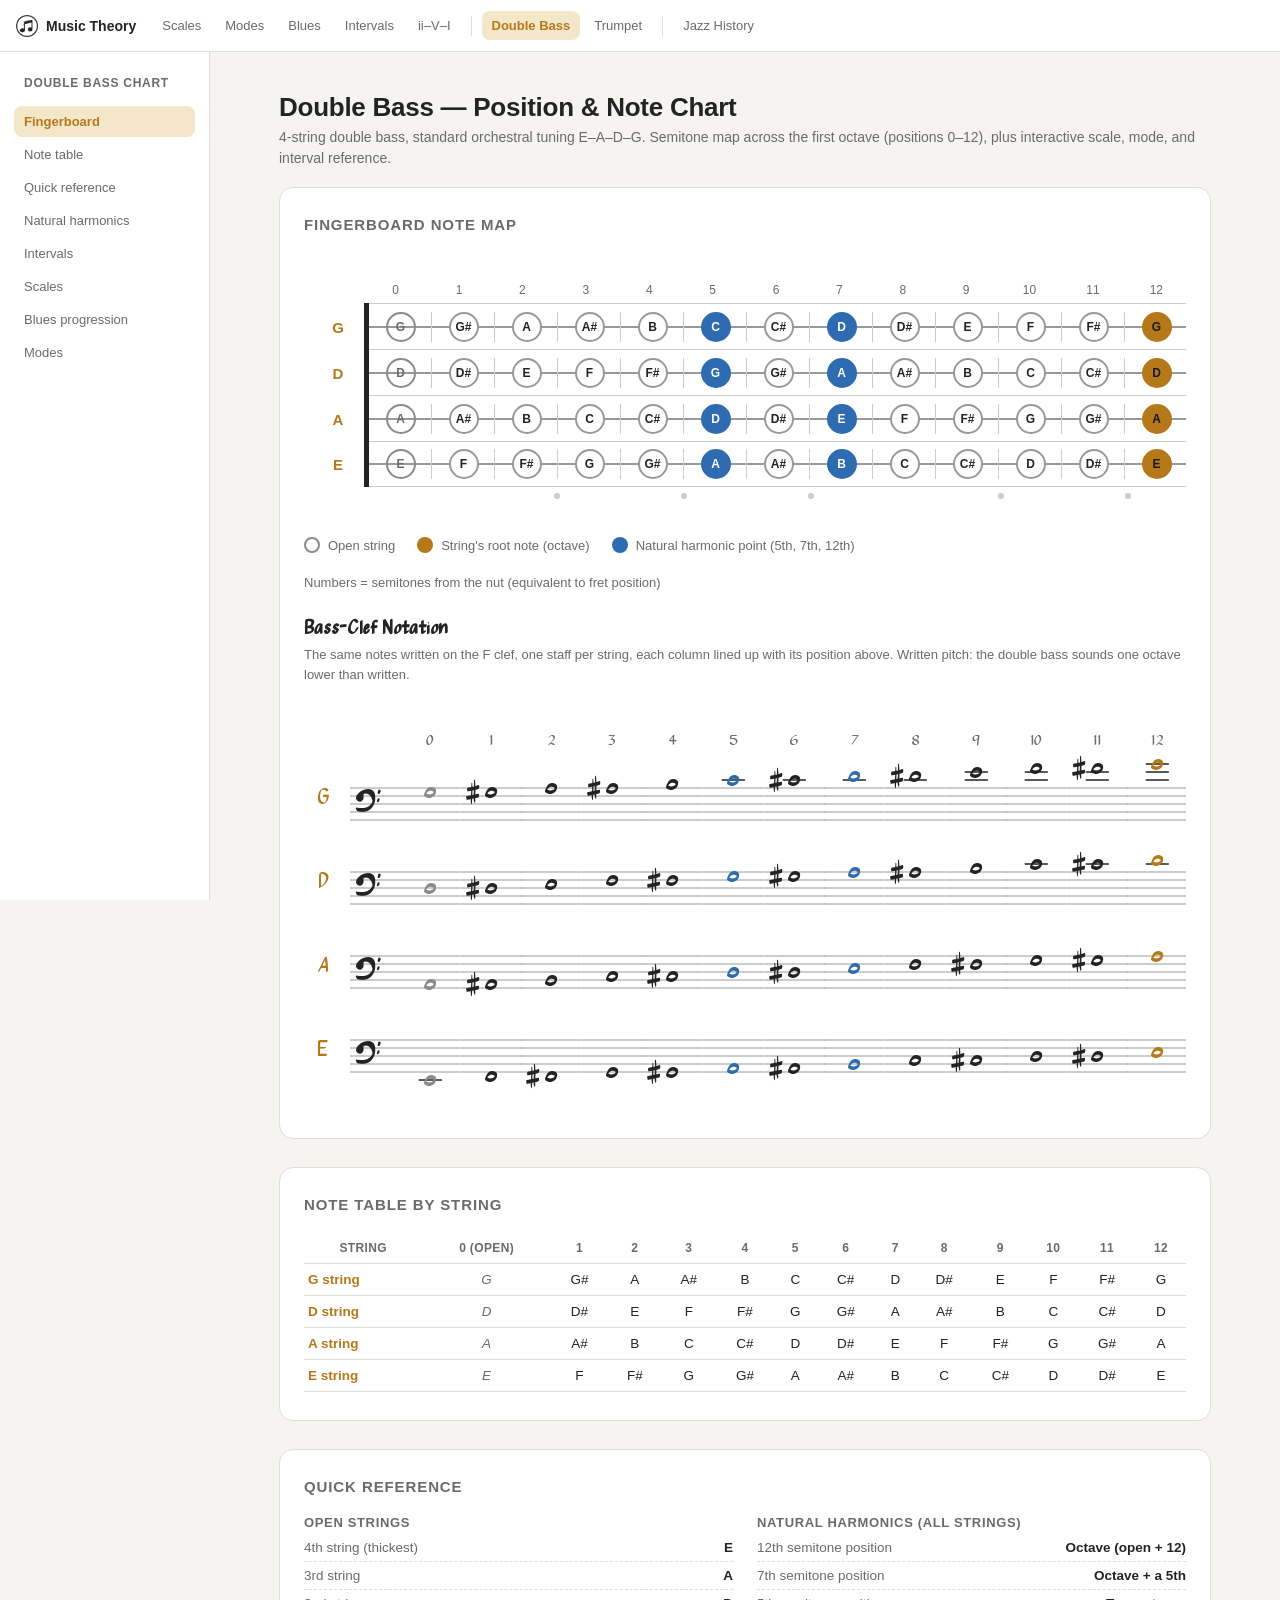
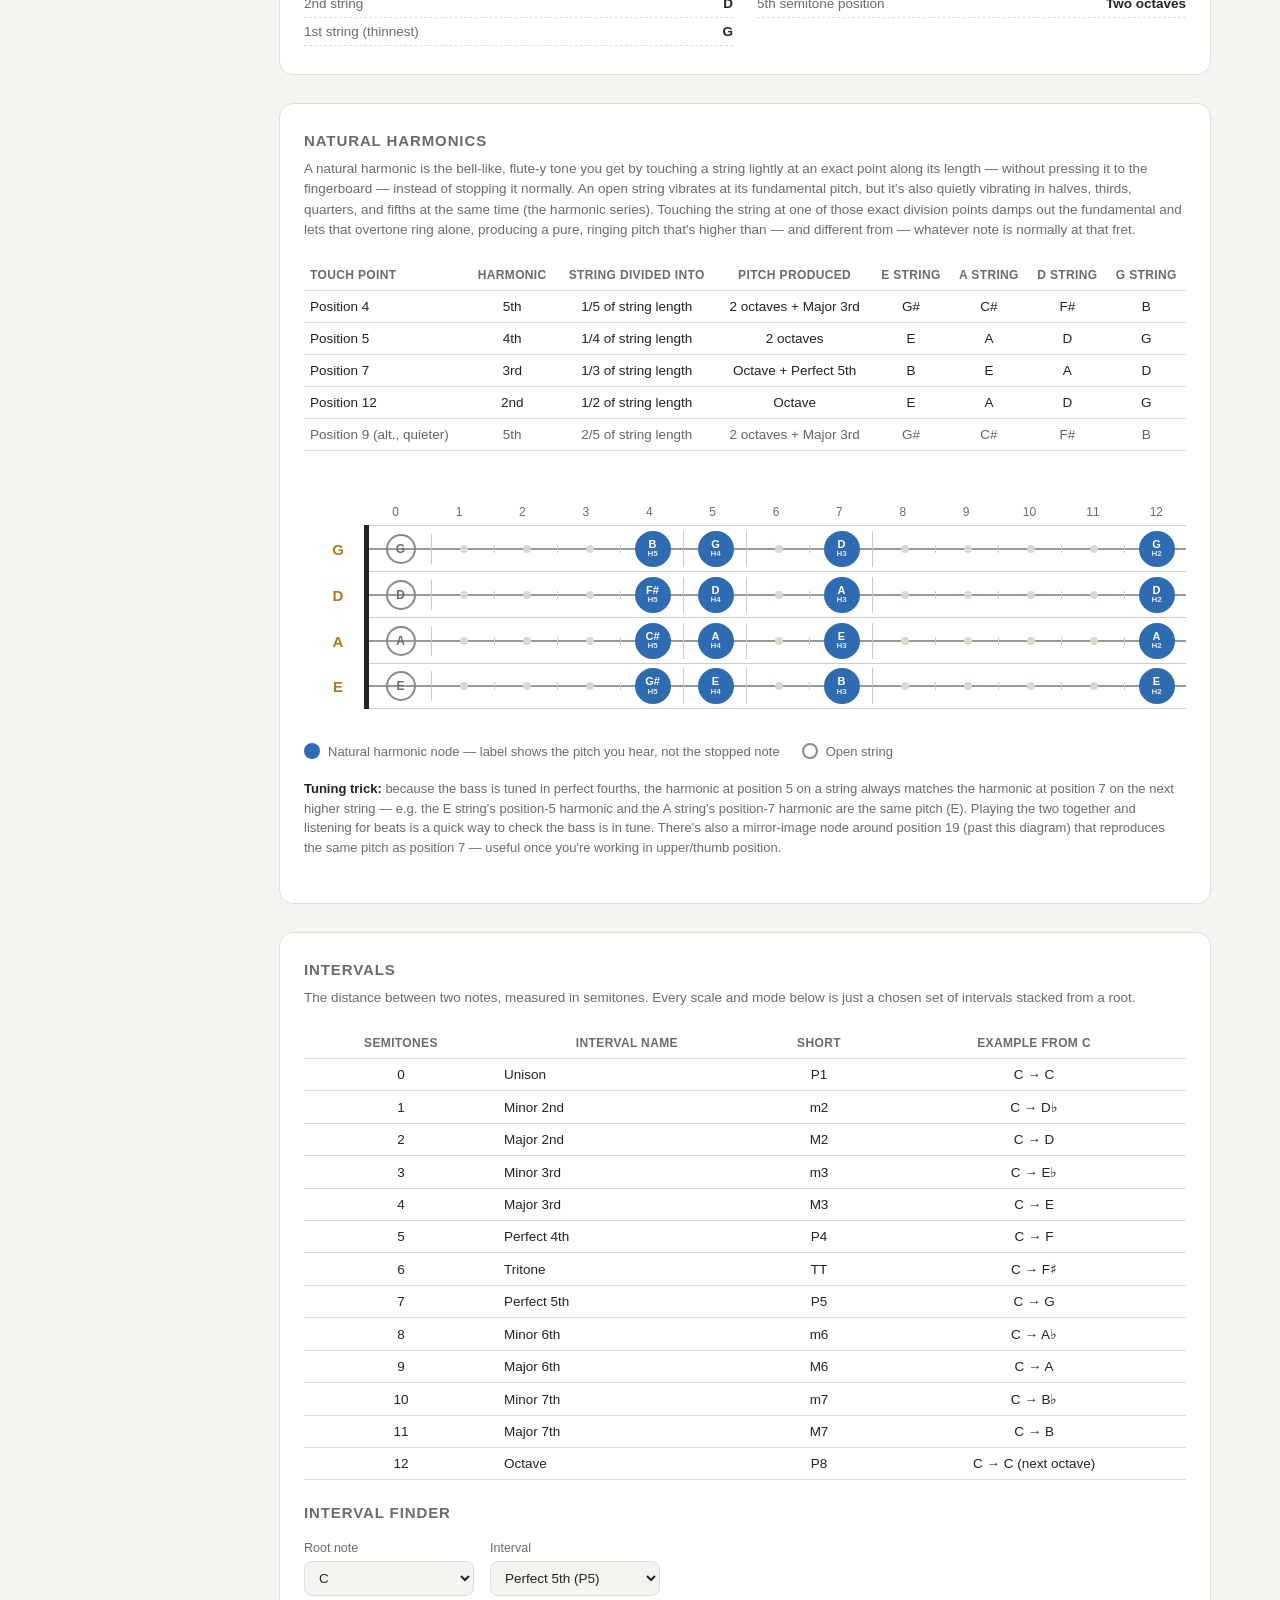
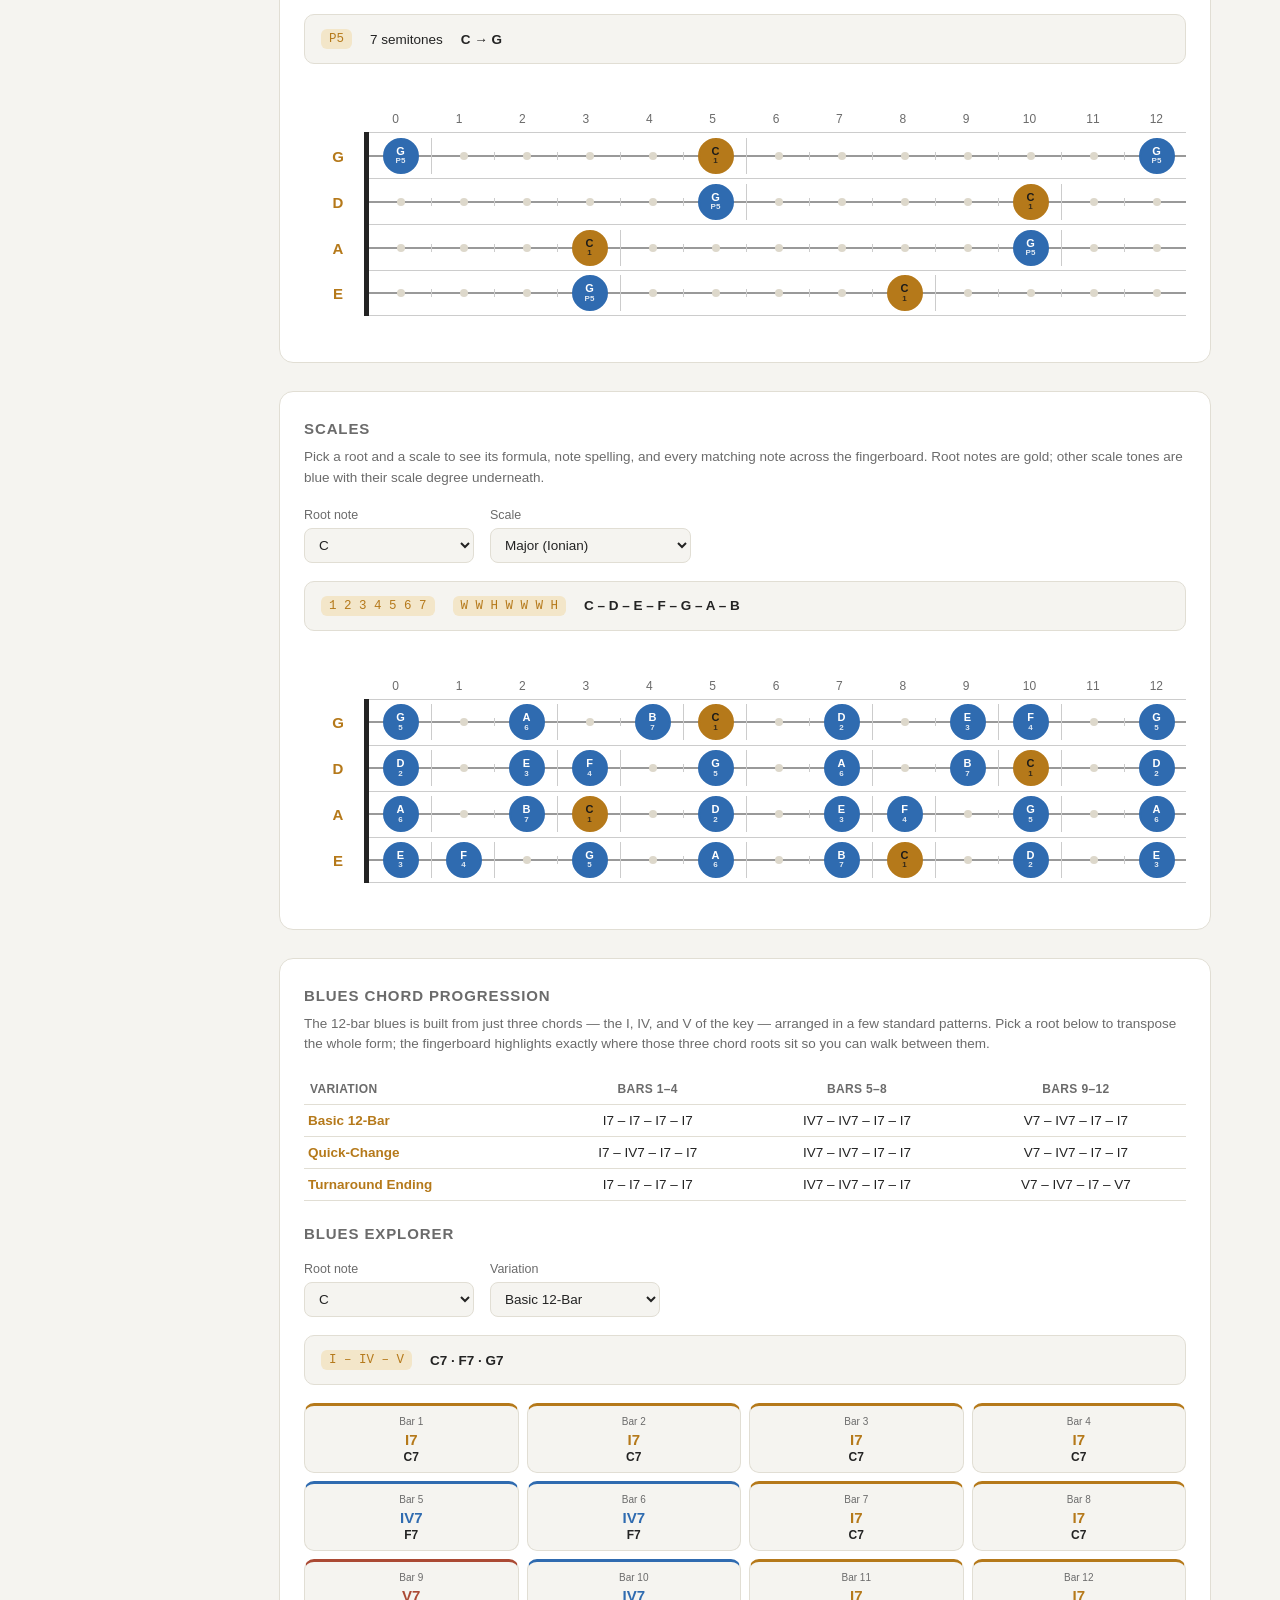
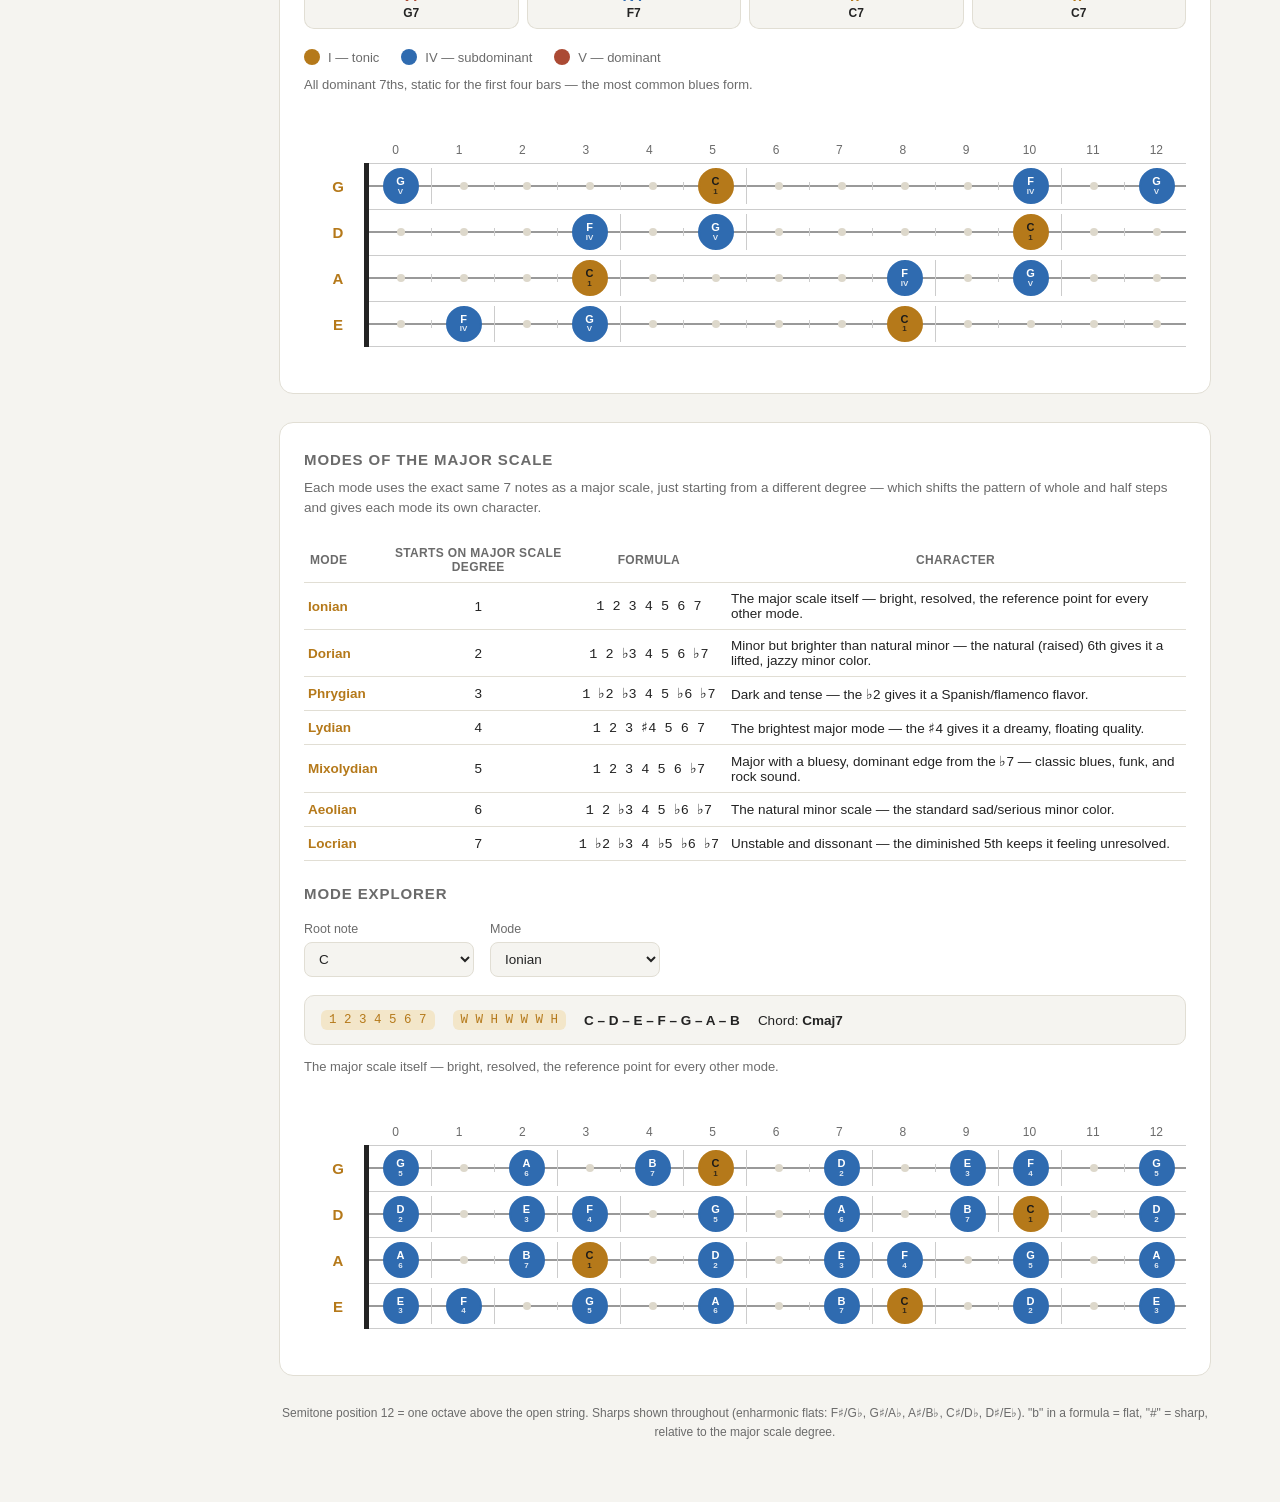
<file: instruments/double-bass.html>
<!DOCTYPE html>
<html lang="en">
<head>
<meta charset="UTF-8">
<meta http-equiv="X-UA-Compatible" content="IE=edge">
<meta name="viewport" content="width=device-width, initial-scale=1, maximum-scale=1, user-scalable=no">
<title>Double Bass — Positions, Notes, Scales, Modes &amp; Intervals</title>
<link rel="icon" type="image/png" href="../assets/favicon.png">
<link rel="stylesheet" href="../assets/site.css">
<style>
  /* Shared tokens, layout, tables and explorer widgets live in assets/site.css. */

  /* Fingerboard diagram */
  .board-scroll { overflow-x: auto; padding-bottom: 8px; }
  .board {
    position: relative;
    min-width: 900px;
    padding: 30px 16px 10px 60px;
  }
  .fret-numbers {
    display: grid;
    grid-template-columns: repeat(13, 1fr);
    margin-bottom: 6px;
    padding-left: 0;
  }
  .fret-numbers span {
    text-align: center;
    font-size: 12px;
    color: var(--muted);
    font-variant-numeric: tabular-nums;
  }
  .strings {
    position: relative;
    border-left: 5px solid var(--nut);
    padding-left: 0;
  }
  .string-row {
    position: relative;
    display: grid;
    grid-template-columns: repeat(13, 1fr);
    height: 46px;
    align-items: center;
    border-top: 1px solid var(--fret-line);
  }
  .string-row:last-child { border-bottom: 1px solid var(--fret-line); }
  .string-row::before {
    content: "";
    position: absolute;
    left: 0; right: 0; top: 50%;
    height: 2px;
    background: var(--string-line);
    transform: translateY(-1px);
  }
  .string-label {
    position: absolute;
    left: -46px;
    top: 50%;
    transform: translateY(-50%);
    font-weight: 700;
    font-size: 15px;
    color: var(--accent);
    width: 30px;
    text-align: center;
  }
  .cell {
    position: relative;
    display: flex;
    justify-content: center;
    z-index: 2;
  }
  .fret-div {
    position: absolute;
    top: 0; bottom: 0; right: 0;
    width: 1px;
    background: var(--fret-line);
  }
  .note {
    position: relative;
    width: 30px;
    height: 30px;
    border-radius: 50%;
    display: flex;
    align-items: center;
    justify-content: center;
    font-size: 12px;
    font-weight: 700;
    background: var(--panel);
    border: 2px solid var(--string-line);
    color: var(--text);
  }
  .note.open {
    background: transparent;
    border: 2px solid var(--open-dot);
    color: var(--muted);
  }
  .note.root {
    background: var(--accent);
    border-color: var(--accent);
    color: #1a1a1a;
  }
  .note.natural {
    background: var(--natural-dot);
    border-color: var(--natural-dot);
    color: #fff;
  }
  .note.scale {
    width: 36px;
    height: 36px;
    flex-direction: column;
    gap: 0;
    background: var(--natural-dot);
    border-color: var(--natural-dot);
    color: #fff;
    font-size: 11px;
    line-height: 1.05;
  }
  .note.scale.is-root {
    background: var(--accent);
    border-color: var(--accent);
    color: #1a1a1a;
  }
  .note.scale span.deg {
    font-size: 8px;
    font-weight: 600;
    opacity: 0.85;
  }
  .note.dim {
    width: 8px;
    height: 8px;
    background: var(--dim-dot);
    border: none;
  }

  .marker-row {
    display: grid;
    grid-template-columns: repeat(13, 1fr);
    margin-top: 6px;
  }
  .marker-row span {
    text-align: center;
    font-size: 11px;
    color: var(--muted);
  }
  .marker-dot {
    display: inline-block;
    width: 6px; height: 6px;
    border-radius: 50%;
    background: var(--fret-line);
  }

  /* Bass-clef notation staves, one per string, columns aligned with the fingerboard grid.
     MuseScore "Jazz" look: Petaluma (SMuFL music font) + Petaluma Script for text,
     both by Steinberg under the SIL Open Font License (see assets/fonts/OFL.txt). */
  @font-face {
    font-family: "Petaluma";
    src: url("../assets/fonts/Petaluma.woff2") format("woff2");
    font-display: block;
  }
  @font-face {
    font-family: "Petaluma Script";
    src: url("../assets/fonts/PetalumaScript.woff2") format("woff2");
    font-display: swap;
  }
  .notation-board { padding-left: 96px; }
  .notation-board .string-label { left: -92px; font-family: "Petaluma Script", cursive; font-size: 20px; font-weight: 400; }
  .notation-board .fret-numbers span { font-family: "Petaluma Script", cursive; font-size: 14px; }
  .notation-title { font-family: "Petaluma Script", cursive; font-size: 18px !important; text-transform: none !important; letter-spacing: 0 !important; color: var(--text) !important; }
  .staff-row .smufl { font-family: "Petaluma"; font-size: 32px; } /* 32px = 4 staff spaces of 8px */
  .staff-row {
    position: relative;
    display: grid;
    grid-template-columns: repeat(13, 1fr);
    height: 84px;
  }
  .staff-row svg { display: block; overflow: visible; }
  .staff-clef { position: absolute; left: -50px; top: 0; }
  .staff-row .staff-line { stroke: var(--string-line); stroke-width: 1; }
  .staff-row .ledger { stroke: var(--text); stroke-width: 1.6; stroke-linecap: round; }
  .staff-row .clef, .staff-row .acc, .staff-row .head { fill: var(--text); }
  .staff-row .head.open { fill: var(--open-dot); }
  .staff-row .head.root { fill: var(--accent); }
  .staff-row .head.natural { fill: var(--natural-dot); }
  .notation-title {
    font-size: 13px;
    color: var(--muted);
    text-transform: uppercase;
    letter-spacing: 0.05em;
    margin: 28px 0 4px;
  }

  /* Two-column layout used by the Quick Reference panel's open-strings / harmonics lists */
  .two-col {
    display: grid;
    grid-template-columns: 1fr 1fr;
    gap: 24px;
  }
  @media (max-width: 720px) {
    .two-col { grid-template-columns: 1fr; }
  }
  .note-block h3 {
    font-size: 13px;
    color: var(--muted);
    text-transform: uppercase;
    letter-spacing: 0.05em;
    margin: 0 0 10px;
  }
  ul.plain {
    margin: 0;
    padding: 0;
    list-style: none;
    display: flex;
    flex-direction: column;
    gap: 6px;
  }
  ul.plain li {
    display: flex;
    justify-content: space-between;
    font-size: 13.5px;
    border-bottom: 1px dashed var(--panel-border);
    padding-bottom: 6px;
  }
  ul.plain li span:first-child { color: var(--muted); }
  ul.plain li span:last-child { font-weight: 600; }
</style>
</head>
<body class="has-sidenav">
<script src="../assets/nav.js"></script>
<!-- Sticky left nav; links use data-target ids matched against panel ids by the scrollspy script -->
<nav class="sidenav" id="sidenav">
  <div class="sidenav-title">Double Bass Chart</div>
  <a href="#board-panel" data-target="board-panel">Fingerboard</a>
  <a href="#table-panel" data-target="table-panel">Note table</a>
  <a href="#quickref-panel" data-target="quickref-panel">Quick reference</a>
  <a href="#harmonics-panel" data-target="harmonics-panel">Natural harmonics</a>
  <a href="#intervals-panel" data-target="intervals-panel">Intervals</a>
  <a href="#scales-panel" data-target="scales-panel">Scales</a>
  <a href="#blues-panel" data-target="blues-panel">Blues progression</a>
  <a href="#modes-panel" data-target="modes-panel">Modes</a>
</nav>
<div class="wrap">
  <h1>Double Bass — Position &amp; Note Chart</h1>
  <p class="subtitle">4-string double bass, standard orchestral tuning E&ndash;A&ndash;D&ndash;G. Semitone map across the first octave (positions 0&ndash;12), plus interactive scale, mode, and interval reference.</p>

  <!-- FINGERBOARD DIAGRAM -->
  <div class="panel" id="board-panel">
    <h2>Fingerboard Note Map</h2>
    <div class="board-scroll">
      <div class="board">
        <div class="fret-numbers">
          <span>0</span><span>1</span><span>2</span><span>3</span><span>4</span><span>5</span><span>6</span><span>7</span><span>8</span><span>9</span><span>10</span><span>11</span><span>12</span>
        </div>
        <div class="strings" id="strings"></div>
        <div class="marker-row">
          <span></span><span></span><span></span><span class="marker-dot"></span><span></span><span class="marker-dot"></span><span></span><span class="marker-dot"></span><span></span><span></span><span class="marker-dot"></span><span></span><span class="marker-dot marker-dot"></span>
        </div>
      </div>
    </div>
    <div class="legend">
      <div class="legend-item"><span class="legend-dot" style="border:2px solid var(--open-dot); background:transparent;"></span> Open string</div>
      <div class="legend-item"><span class="legend-dot" style="background:var(--accent);"></span> String's root note (octave)</div>
      <div class="legend-item"><span class="legend-dot" style="background:var(--natural-dot);"></span> Natural harmonic point (5th, 7th, 12th)</div>
      <div class="legend-item">Numbers = semitones from the nut (equivalent to fret position)</div>
    </div>

    <h3 class="notation-title">Bass-Clef Notation</h3>
    <p class="character-line" style="margin-top:0;">The same notes written on the F clef, one staff per string, each column lined up with its position above. Written pitch: the double bass sounds one octave lower than written.</p>
    <div class="board-scroll">
      <div class="board notation-board">
        <div class="fret-numbers">
          <span>0</span><span>1</span><span>2</span><span>3</span><span>4</span><span>5</span><span>6</span><span>7</span><span>8</span><span>9</span><span>10</span><span>11</span><span>12</span>
        </div>
        <div id="notation"></div>
      </div>
    </div>
  </div>

  <!-- NOTE TABLE -->
  <div class="panel" id="table-panel">
    <h2>Note Table by String</h2>
    <div style="overflow-x:auto;">
    <table id="note-table">
      <thead>
        <tr>
          <th>String</th>
          <th>0 (open)</th><th>1</th><th>2</th><th>3</th><th>4</th><th>5</th><th>6</th><th>7</th><th>8</th><th>9</th><th>10</th><th>11</th><th>12</th>
        </tr>
      </thead>
      <tbody id="note-table-body"></tbody>
    </table>
    </div>
  </div>

  <!-- QUICK REFERENCE -->
  <div class="panel" id="quickref-panel">
    <h2>Quick Reference</h2>
    <div class="two-col">
      <div class="note-block">
        <h3>Open Strings</h3>
        <ul class="plain">
          <li><span>4th string (thickest)</span><span>E</span></li>
          <li><span>3rd string</span><span>A</span></li>
          <li><span>2nd string</span><span>D</span></li>
          <li><span>1st string (thinnest)</span><span>G</span></li>
        </ul>
      </div>
      <div class="note-block">
        <h3>Natural Harmonics (all strings)</h3>
        <ul class="plain">
          <li><span>12th semitone position</span><span>Octave (open + 12)</span></li>
          <li><span>7th semitone position</span><span>Octave + a 5th</span></li>
          <li><span>5th semitone position</span><span>Two octaves</span></li>
        </ul>
      </div>
    </div>
  </div>

  <!-- NATURAL HARMONICS -->
  <div class="panel" id="harmonics-panel">
    <h2>Natural Harmonics</h2>
    <p class="desc">
      A natural harmonic is the bell-like, flute-y tone you get by touching a string lightly at an exact point
      along its length &mdash; without pressing it to the fingerboard &mdash; instead of stopping it normally.
      An open string vibrates at its fundamental pitch, but it's also quietly vibrating in halves, thirds,
      quarters, and fifths at the same time (the harmonic series). Touching the string at one of those exact
      division points damps out the fundamental and lets that overtone ring alone, producing a pure, ringing
      pitch that's higher than &mdash; and different from &mdash; whatever note is normally at that fret.
    </p>
    <div style="overflow-x:auto; margin-bottom: 24px;">
      <table>
        <thead>
          <tr>
            <th style="text-align:left;">Touch Point</th>
            <th>Harmonic</th>
            <th>String Divided Into</th>
            <th>Pitch Produced</th>
            <th>E string</th>
            <th>A string</th>
            <th>D string</th>
            <th>G string</th>
          </tr>
        </thead>
        <tbody id="harmonics-table-body"></tbody>
      </table>
    </div>

    <div class="board-scroll">
      <div id="harmonics-board"></div>
    </div>
    <div class="legend" style="margin-top:16px;">
      <div class="legend-item"><span class="legend-dot" style="background:var(--natural-dot);"></span> Natural harmonic node &mdash; label shows the pitch you hear, not the stopped note</div>
      <div class="legend-item"><span class="legend-dot" style="border:2px solid var(--open-dot); background:transparent;"></span> Open string</div>
    </div>

    <p class="character-line" style="margin-top:20px;">
      <strong style="color: var(--text);">Tuning trick:</strong> because the bass is tuned in perfect fourths,
      the harmonic at position 5 on a string always matches the harmonic at position 7 on the next higher
      string &mdash; e.g. the E string's position-5 harmonic and the A string's position-7 harmonic are the same
      pitch (E). Playing the two together and listening for beats is a quick way to check the bass is in tune.
      There's also a mirror-image node around position 19 (past this diagram) that reproduces the same pitch
      as position 7 &mdash; useful once you're working in upper/thumb position.
    </p>
  </div>

  <!-- INTERVALS -->
  <div class="panel" id="intervals-panel">
    <h2>Intervals</h2>
    <p class="desc">The distance between two notes, measured in semitones. Every scale and mode below is just a chosen set of intervals stacked from a root.</p>
    <div style="overflow-x:auto; margin-bottom: 24px;">
      <table>
        <thead>
          <tr><th>Semitones</th><th>Interval Name</th><th>Short</th><th>Example from C</th></tr>
        </thead>
        <tbody id="interval-table-body"></tbody>
      </table>
    </div>

    <h2 style="margin-top: 6px;">Interval Finder</h2>
    <div class="explorer">
      <label>Root note
        <select id="interval-root"></select>
      </label>
      <label>Interval
        <select id="interval-select"></select>
      </label>
    </div>
    <div class="result-strip" id="interval-result"></div>
    <div class="board-scroll">
      <div id="interval-board"></div>
    </div>
  </div>

  <!-- SCALES -->
  <div class="panel" id="scales-panel">
    <h2>Scales</h2>
    <p class="desc">Pick a root and a scale to see its formula, note spelling, and every matching note across the fingerboard. Root notes are gold; other scale tones are blue with their scale degree underneath.</p>
    <div class="explorer">
      <label>Root note
        <select id="scale-root"></select>
      </label>
      <label>Scale
        <select id="scale-select"></select>
      </label>
    </div>
    <div class="result-strip" id="scale-result"></div>
    <div class="board-scroll">
      <div id="scale-board"></div>
    </div>
  </div>

  <!-- BLUES CHORD PROGRESSION -->
  <div class="panel" id="blues-panel">
    <h2>Blues Chord Progression</h2>
    <p class="desc">The 12-bar blues is built from just three chords &mdash; the I, IV, and V of the key &mdash; arranged in a few standard patterns. Pick a root below to transpose the whole form; the fingerboard highlights exactly where those three chord roots sit so you can walk between them.</p>

    <div style="overflow-x:auto; margin-bottom: 24px;">
      <table>
        <thead>
          <tr><th style="text-align:left;">Variation</th><th>Bars 1&ndash;4</th><th>Bars 5&ndash;8</th><th>Bars 9&ndash;12</th></tr>
        </thead>
        <tbody id="blues-overview-body"></tbody>
      </table>
    </div>

    <h2 style="margin-top: 6px;">Blues Explorer</h2>
    <div class="explorer">
      <label>Root note
        <select id="blues-root"></select>
      </label>
      <label>Variation
        <select id="blues-variation"></select>
      </label>
    </div>
    <div class="result-strip" id="blues-result"></div>
    <div class="blues-bars" id="blues-bars"></div>
    <div class="legend" style="margin-bottom: 16px;">
      <div class="legend-item"><span class="legend-dot" style="background:var(--chord-i);"></span> I &mdash; tonic</div>
      <div class="legend-item"><span class="legend-dot" style="background:var(--chord-iv);"></span> IV &mdash; subdominant</div>
      <div class="legend-item"><span class="legend-dot" style="background:var(--chord-v);"></span> V &mdash; dominant</div>
    </div>
    <p class="character-line" id="blues-description"></p>
    <div class="board-scroll">
      <div id="blues-board"></div>
    </div>
  </div>

  <!-- MODES -->
  <div class="panel" id="modes-panel">
    <h2>Modes of the Major Scale</h2>
    <p class="desc">Each mode uses the exact same 7 notes as a major scale, just starting from a different degree — which shifts the pattern of whole and half steps and gives each mode its own character.</p>
    <div style="overflow-x:auto; margin-bottom: 24px;">
      <table>
        <thead>
          <tr><th style="text-align:left;">Mode</th><th>Starts on Major Scale Degree</th><th>Formula</th><th>Character</th></tr>
        </thead>
        <tbody id="mode-table-body"></tbody>
      </table>
    </div>

    <h2 style="margin-top: 6px;">Mode Explorer</h2>
    <div class="explorer">
      <label>Root note
        <select id="mode-root"></select>
      </label>
      <label>Mode
        <select id="mode-select"></select>
      </label>
    </div>
    <div class="result-strip" id="mode-result"></div>
    <p class="character-line" id="mode-character"></p>
    <div class="board-scroll">
      <div id="mode-board"></div>
    </div>
  </div>

  <footer>Semitone position 12 = one octave above the open string. Sharps shown throughout (enharmonic flats: F&#9839;/G&#9837;, G&#9839;/A&#9837;, A&#9839;/B&#9837;, C&#9839;/D&#9837;, D&#9839;/E&#9837;). "b" in a formula = flat, "#" = sharp, relative to the major scale degree.</footer>
</div>

<script src="../assets/theory.js"></script>
<script>
/* ---------- Bass strings (note helpers + theory data come from assets/theory.js) ---------- */
// The four bass strings, thinnest/highest first, with their open-string pitch.
const STRINGS = [
  { label: "G", root: "G" },
  { label: "D", root: "D" },
  { label: "A", root: "A" },
  { label: "E", root: "E" },
];
// Fret-equivalent positions (from the open string) where natural harmonics ring: 5th, 7th, 12th.
const HARMONIC_POSITIONS = [5, 7, 12];

// The 13 notes (open string + frets 1-12) starting from openNote.
function notesFromOpen(openNote) {
  const start = idx(openNote);
  const out = [];
  for (let i = 0; i <= 12; i++) out.push(CHROMATIC[(start + i) % 12]);
  return out;
}

/* ---------- Main static fingerboard + table ---------- */
const boardEl = document.getElementById("strings");
const tbody = document.getElementById("note-table-body");

STRINGS.forEach(s => {
  const notes = notesFromOpen(s.root);
  const row = document.createElement("div");
  row.className = "string-row";
  const label = document.createElement("div");
  label.className = "string-label";
  label.textContent = s.label;
  row.appendChild(label);

  notes.forEach((note, i) => {
    const cell = document.createElement("div");
    cell.className = "cell";
    if (i < 12) {
      const div = document.createElement("div");
      div.className = "fret-div";
      cell.appendChild(div);
    }
    const dot = document.createElement("div");
    let cls = "note";
    if (i === 0) cls += " open";
    else if (note === s.root) cls += " root";
    else if (HARMONIC_POSITIONS.includes(i)) cls += " natural";
    dot.className = cls;
    dot.textContent = note;
    cell.appendChild(dot);
    row.appendChild(cell);
  });
  boardEl.appendChild(row);

  const tr = document.createElement("tr");
  const nameTd = document.createElement("td");
  nameTd.className = "string-name";
  nameTd.textContent = s.label + " string";
  tr.appendChild(nameTd);
  notes.forEach((note, i) => {
    const td = document.createElement("td");
    if (i === 0) td.className = "open-note";
    td.textContent = note;
    tr.appendChild(td);
  });
  tbody.appendChild(tr);
});

/* ---------- BASS-CLEF NOTATION (fingerboard panel) ---------- */
// Written MIDI pitch of each open string (bass is notated an octave above sounding pitch).
const OPEN_WRITTEN_MIDI = { E: 40, A: 45, D: 50, G: 55 }; // E2, A2, D3, G3
const STAFF_HALF = 4;          // px per diatonic step (line spacing = 8px)
const STAFF_BOTTOM_Y = 64;     // y of the bottom staff line (G2)
const G2_STEP = LETTER_ORDER.indexOf("G") + 7 * 2;
const SVG_NS = "http://www.w3.org/2000/svg";

// Diatonic step above the bottom line (G2 = 0, each line/space = 1) plus the sharp flag.
function staffPosition(midi) {
  const name = CHROMATIC[midi % 12];
  const octave = Math.floor(midi / 12) - 1;
  return { step: LETTER_ORDER.indexOf(name[0]) + 7 * octave - G2_STEP, sharp: name.length > 1 };
}

function staffLines() {
  let s = "";
  for (let l = 0; l < 5; l++) {
    const y = STAFF_BOTTOM_Y - l * 2 * STAFF_HALF;
    s += `<line class="staff-line" x1="0" x2="100%" y1="${y}" y2="${y}"/>`;
  }
  return s;
}

function buildNotation() {
  const container = document.getElementById("notation");
  STRINGS.forEach(s => {
    const row = document.createElement("div");
    row.className = "staff-row";
    const label = document.createElement("div");
    label.className = "string-label";
    label.textContent = s.label;
    row.appendChild(label);

    // SMuFL fClef (U+E062): its baseline sits on the F3 line (4th line from the bottom).
    const fLineY = STAFF_BOTTOM_Y - 6 * STAFF_HALF;
    const clef = document.createElementNS(SVG_NS, "svg");
    clef.setAttribute("class", "staff-clef");
    clef.setAttribute("width", "50");
    clef.setAttribute("height", "84");
    clef.innerHTML = staffLines() + `<text class="smufl clef" x="6" y="${fLineY}">&#xE062;</text>`;
    row.appendChild(clef);

    const openMidi = OPEN_WRITTEN_MIDI[s.root];
    for (let i = 0; i <= 12; i++) {
      const { step, sharp } = staffPosition(openMidi + i);
      const y = STAFF_BOTTOM_Y - step * STAFF_HALF;
      let ledgers = "";
      for (let l = -2; l >= step; l -= 2) ledgers += `<line class="ledger" x1="-11" x2="11" y1="${STAFF_BOTTOM_Y - l * STAFF_HALF}" y2="${STAFF_BOTTOM_Y - l * STAFF_HALF}"/>`;
      for (let l = 10; l <= step; l += 2) ledgers += `<line class="ledger" x1="-11" x2="11" y1="${STAFF_BOTTOM_Y - l * STAFF_HALF}" y2="${STAFF_BOTTOM_Y - l * STAFF_HALF}"/>`;

      // Same color coding as the fingerboard dots above.
      let cls = "head";
      if (i === 0) cls += " open";
      else if (i === 12) cls += " root";
      else if (HARMONIC_POSITIONS.includes(i)) cls += " natural";

      const cell = document.createElementNS(SVG_NS, "svg");
      cell.setAttribute("width", "100%");
      cell.setAttribute("height", "84");
      cell.innerHTML = staffLines() +
        `<svg x="50%" y="0" overflow="visible">${ledgers}` +
        // SMuFL accidentalSharp (U+E262) and noteheadWhole (U+E0A2); glyph baseline = pitch line.
        (sharp ? `<text class="smufl acc" x="-12" y="${y}" text-anchor="end">&#xE262;</text>` : "") +
        `<text class="smufl ${cls}" x="0" y="${y}" text-anchor="middle">&#xE0A2;</text></svg>`;
      row.appendChild(cell);
    }
    container.appendChild(row);
  });
}
buildNotation();

/* ---------- NATURAL HARMONICS ---------- */
// The natural-harmonic touch points shown in the table/diagram: fret-equivalent position,
// harmonic number, semitones above the open string, string-length fraction, and interval name.
const HARMONIC_NODES = [
  { pos: 4, harm: 5, semitones: 28, division: "1/5 of string length", intervalLabel: "2 octaves + Major 3rd" },
  { pos: 5, harm: 4, semitones: 24, division: "1/4 of string length", intervalLabel: "2 octaves" },
  { pos: 7, harm: 3, semitones: 19, division: "1/3 of string length", intervalLabel: "Octave + Perfect 5th" },
  { pos: 12, harm: 2, semitones: 12, division: "1/2 of string length", intervalLabel: "Octave" },
];
const HARMONIC_NODE_MAP = Object.fromEntries(HARMONIC_NODES.map(n => [n.pos, n]));

const harmonicsTableBody = document.getElementById("harmonics-table-body");
HARMONIC_NODES.slice().sort((a, b) => a.pos - b.pos).forEach(n => {
  const tr = document.createElement("tr");
  const pitches = STRINGS.slice().reverse().reduce((acc, s) => {
    acc[s.label] = CHROMATIC[(idx(s.root) + n.semitones) % 12];
    return acc;
  }, {});
  tr.innerHTML = `<td class="left">Position ${n.pos}</td><td>${n.harm}${n.harm === 2 ? "nd" : n.harm === 3 ? "rd" : "th"}</td><td>${n.division}</td><td>${n.intervalLabel}</td><td>${pitches["E"]}</td><td>${pitches["A"]}</td><td>${pitches["D"]}</td><td>${pitches["G"]}</td>`;
  harmonicsTableBody.appendChild(tr);
});
// Extra footnote row for the quieter alternate node of the 5th harmonic
(() => {
  const tr = document.createElement("tr");
  const semis = 28;
  const pitches = STRINGS.reduce((acc, s) => { acc[s.label] = CHROMATIC[(idx(s.root) + semis) % 12]; return acc; }, {});
  tr.style.opacity = "0.7";
  tr.innerHTML = `<td class="left">Position 9 (alt., quieter)</td><td>5th</td><td>2/5 of string length</td><td>2 octaves + Major 3rd</td><td>${pitches["E"]}</td><td>${pitches["A"]}</td><td>${pitches["D"]}</td><td>${pitches["G"]}</td>`;
  harmonicsTableBody.appendChild(tr);
})();

// Render the natural-harmonics fingerboard diagram: each harmonic node shows the pitch it
// produces (not the stopped note) on every string; other positions are dimmed placeholders.
function buildHarmonicsBoard(containerId) {
  const container = document.getElementById(containerId);
  container.innerHTML = "";
  const wrap = document.createElement("div");
  wrap.className = "board";

  const fretNums = document.createElement("div");
  fretNums.className = "fret-numbers";
  for (let i = 0; i <= 12; i++) {
    const span = document.createElement("span");
    span.textContent = i;
    fretNums.appendChild(span);
  }
  wrap.appendChild(fretNums);

  const stringsWrap = document.createElement("div");
  stringsWrap.className = "strings";

  STRINGS.forEach(s => {
    const row = document.createElement("div");
    row.className = "string-row";
    const label = document.createElement("div");
    label.className = "string-label";
    label.textContent = s.label;
    row.appendChild(label);

    for (let i = 0; i <= 12; i++) {
      const cell = document.createElement("div");
      cell.className = "cell";
      if (i < 12) {
        const div = document.createElement("div");
        div.className = "fret-div";
        cell.appendChild(div);
      }
      const node = HARMONIC_NODE_MAP[i];
      const dot = document.createElement("div");
      if (node) {
        const pitch = CHROMATIC[(idx(s.root) + node.semitones) % 12];
        dot.className = "note scale";
        dot.innerHTML = `<div>${pitch}</div><span class="deg">H${node.harm}</span>`;
      } else if (i === 0) {
        dot.className = "note open";
        dot.textContent = s.root;
      } else {
        dot.className = "note dim";
      }
      cell.appendChild(dot);
      row.appendChild(cell);
    }
    stringsWrap.appendChild(row);
  });

  wrap.appendChild(stringsWrap);
  container.appendChild(wrap);
}

/* ---------- Shared: build a small fingerboard highlighting a root + a set of scale degrees ---------- */
// members: array of { offset, numeral, label } — offset in semitones from root,
// numeral = scale-step number (1-7) used to pick the correct letter name, label = degree text (e.g. "b3").
function buildScaleBoard(container, rootNote, members) {
  container.innerHTML = "";
  const wrap = document.createElement("div");
  wrap.className = "board";

  const fretNums = document.createElement("div");
  fretNums.className = "fret-numbers";
  for (let i = 0; i <= 12; i++) {
    const span = document.createElement("span");
    span.textContent = i;
    fretNums.appendChild(span);
  }
  wrap.appendChild(fretNums);

  const stringsWrap = document.createElement("div");
  stringsWrap.className = "strings";

  const rootIdx = idx(rootNote);
  // Pre-spell each scale tone once (correct letter per degree), keyed by offset.
  const spelled = {};
  members.forEach(m => { spelled[m.offset] = { note: spellNote(rootNote, m.offset, m.numeral), label: m.label }; });

  STRINGS.forEach(s => {
    const notes = notesFromOpen(s.root);
    const row = document.createElement("div");
    row.className = "string-row";
    const label = document.createElement("div");
    label.className = "string-label";
    label.textContent = s.label;
    row.appendChild(label);

    notes.forEach((note, i) => {
      const cell = document.createElement("div");
      cell.className = "cell";
      if (i < 12) {
        const div = document.createElement("div");
        div.className = "fret-div";
        cell.appendChild(div);
      }
      const offsetFromRoot = ((idx(note) - rootIdx) % 12 + 12) % 12;
      const dot = document.createElement("div");
      const match = spelled[offsetFromRoot];

      if (offsetFromRoot === 0) {
        dot.className = "note scale is-root";
        dot.innerHTML = `<div>${pretty(match ? match.note : rootNote)}</div><span class="deg">1</span>`;
      } else if (match) {
        dot.className = "note scale";
        dot.innerHTML = `<div>${pretty(match.note)}</div><span class="deg">${pretty(match.label)}</span>`;
      } else {
        dot.className = "note dim";
      }
      cell.appendChild(dot);
      row.appendChild(cell);
    });
    stringsWrap.appendChild(row);
  });

  wrap.appendChild(stringsWrap);
  container.appendChild(wrap);
}

/* ---------- Init ---------- */
buildHarmonicsBoard("harmonics-board");
// Interval / scale / blues / mode explorers: shared logic from assets/theory.js, drawn on this fingerboard.
initExplorers(buildScaleBoard);
</script>
</body>
</html>
</file>
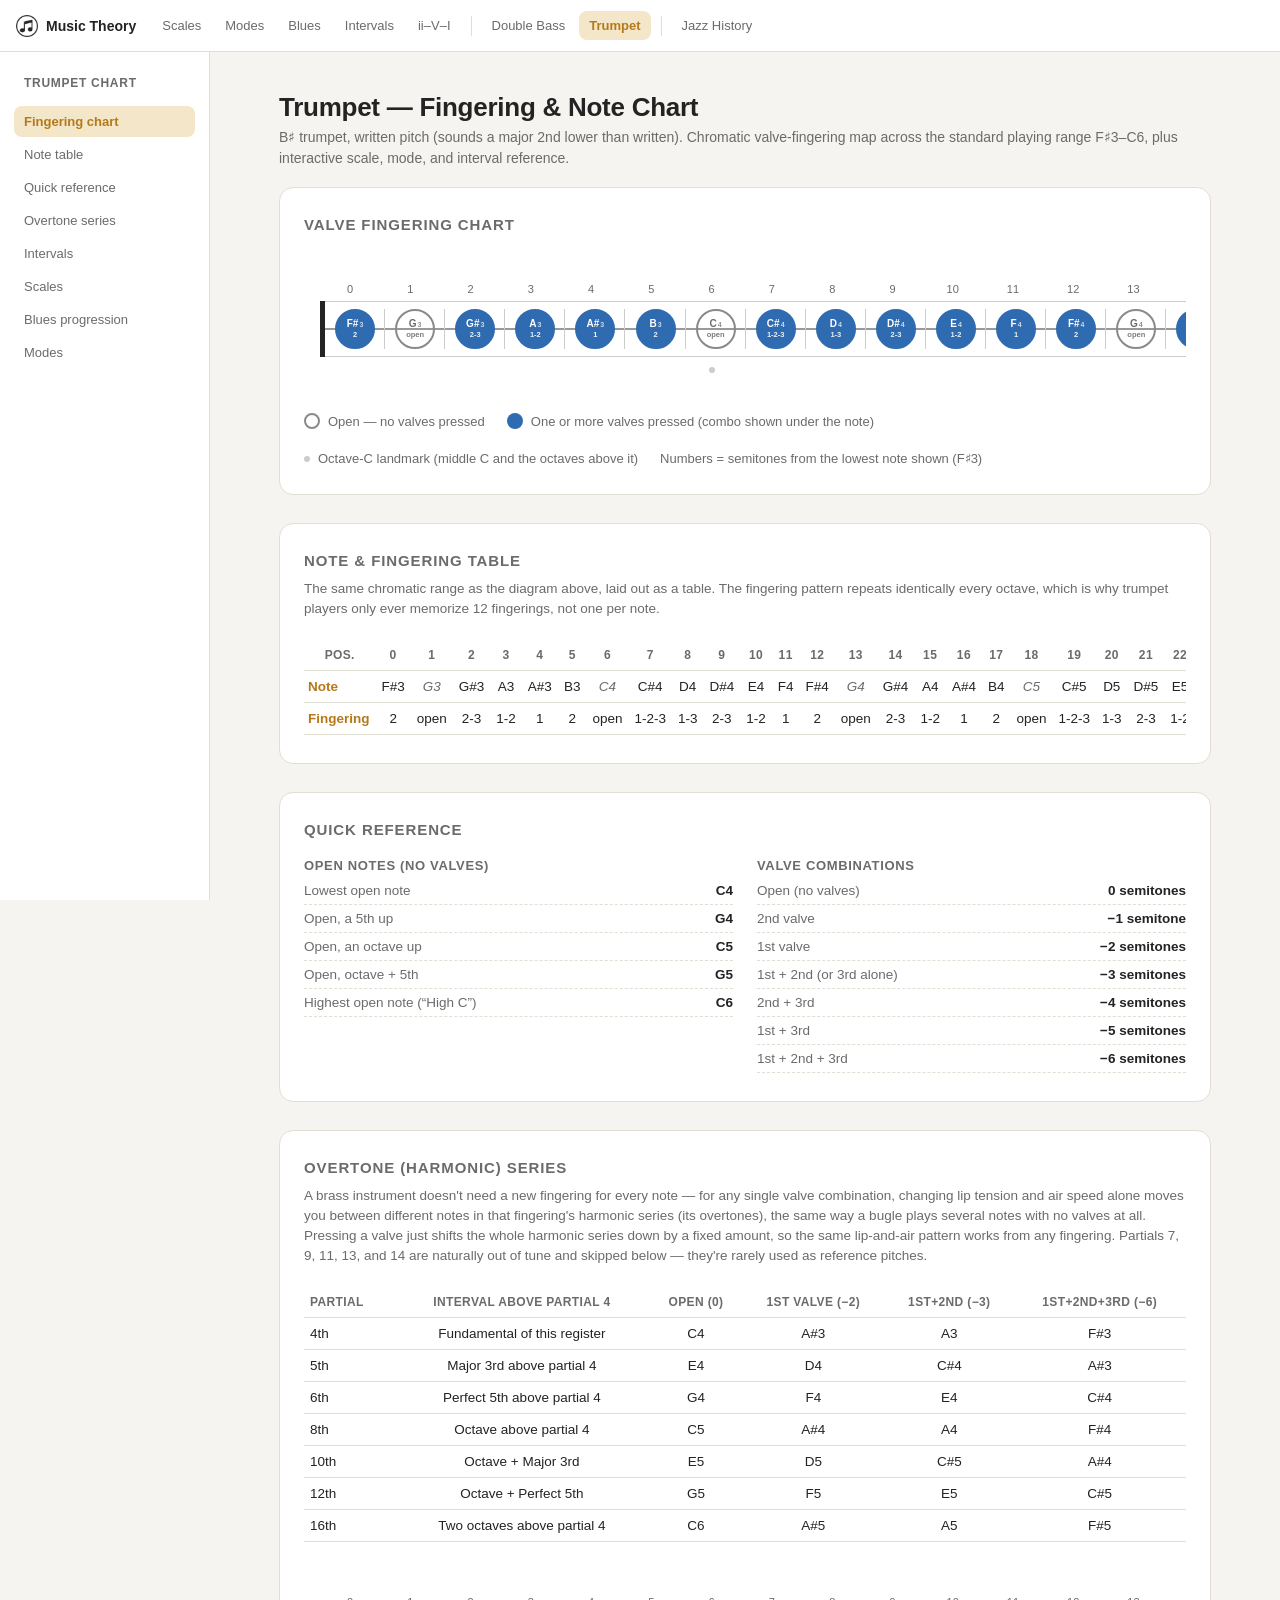
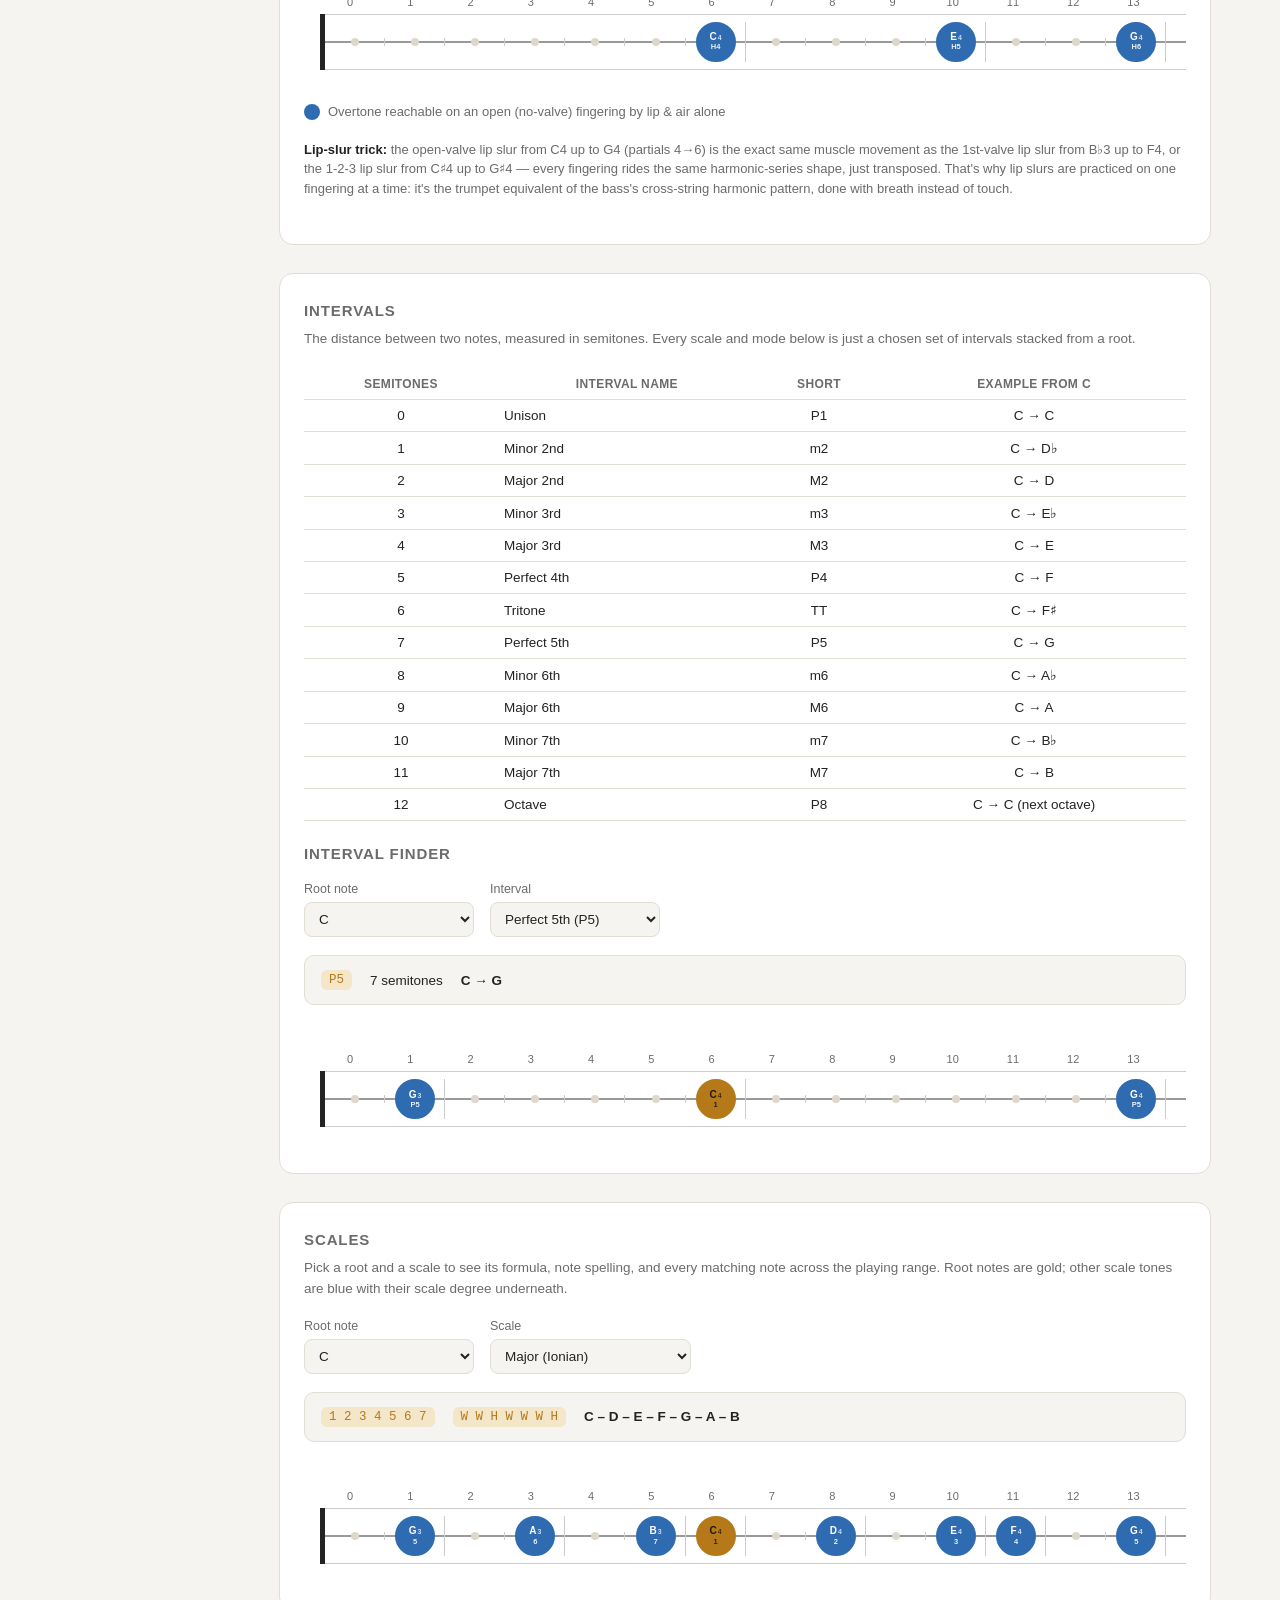
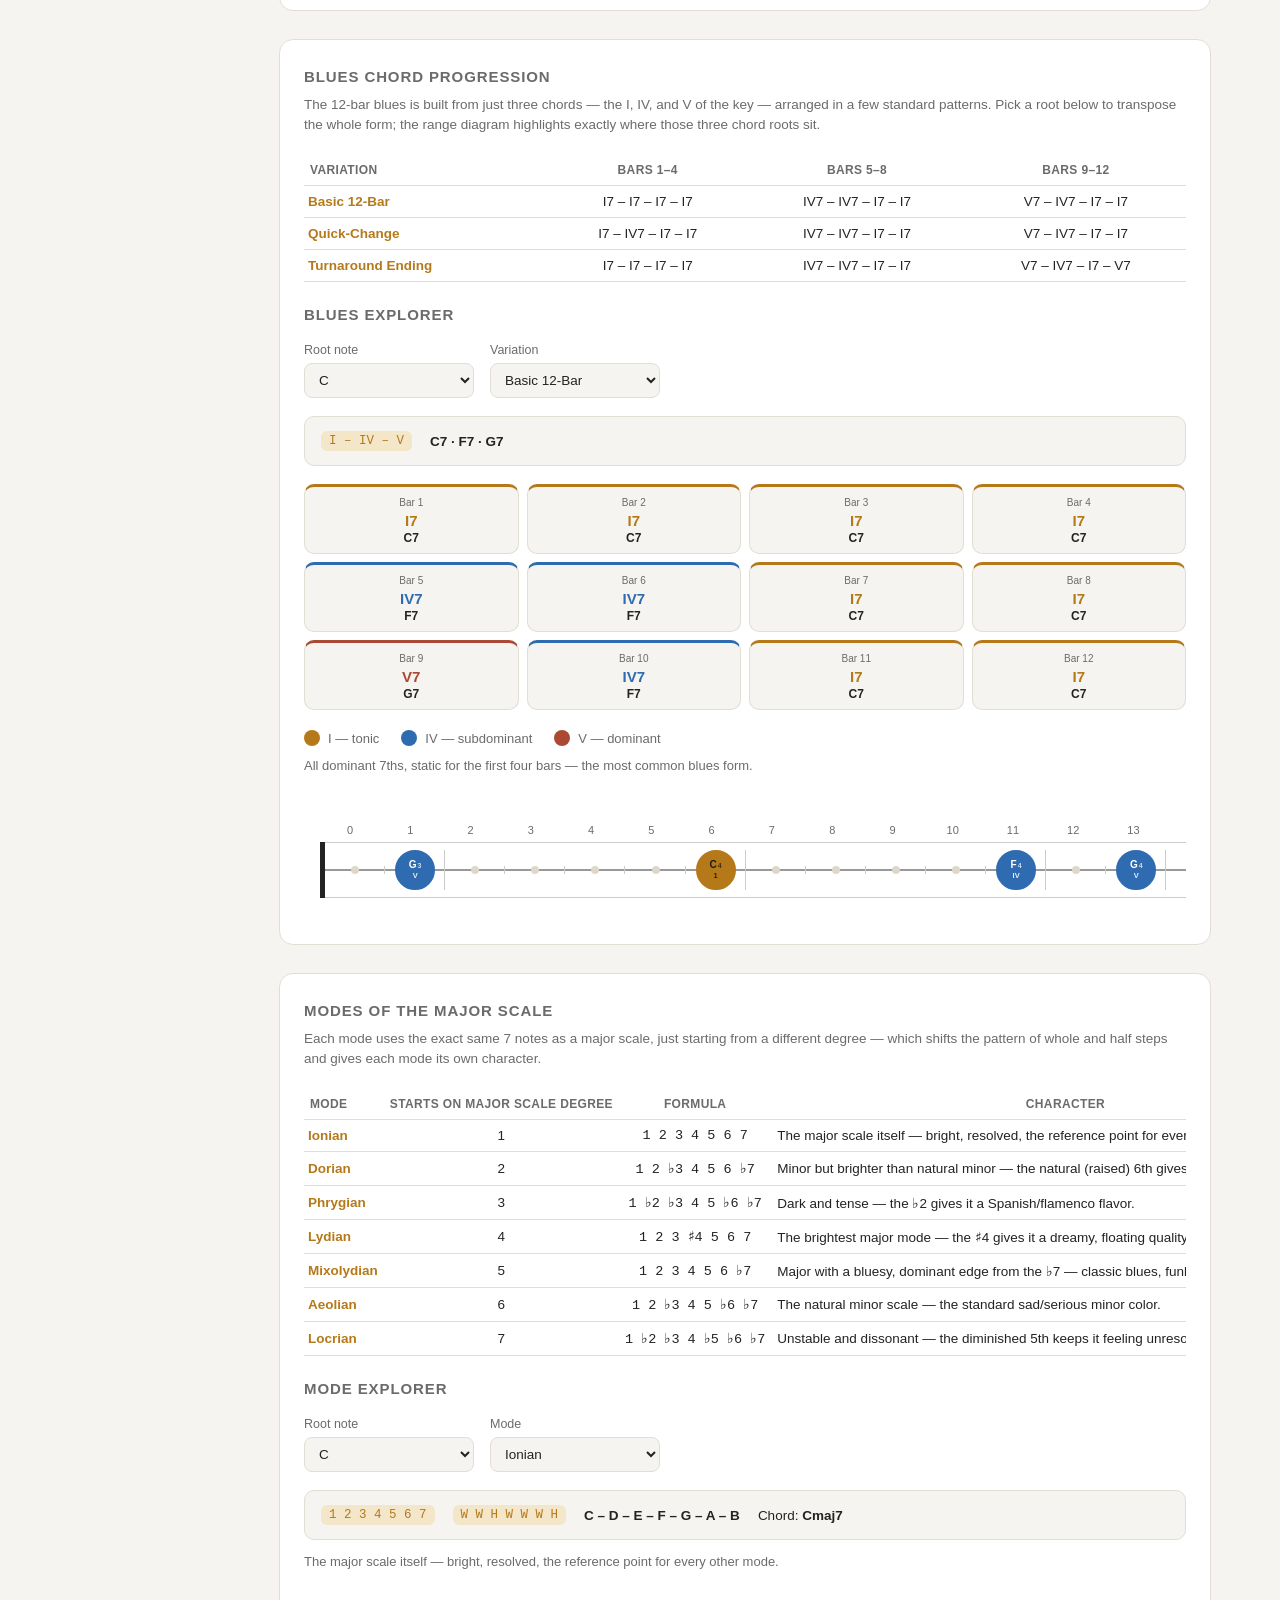
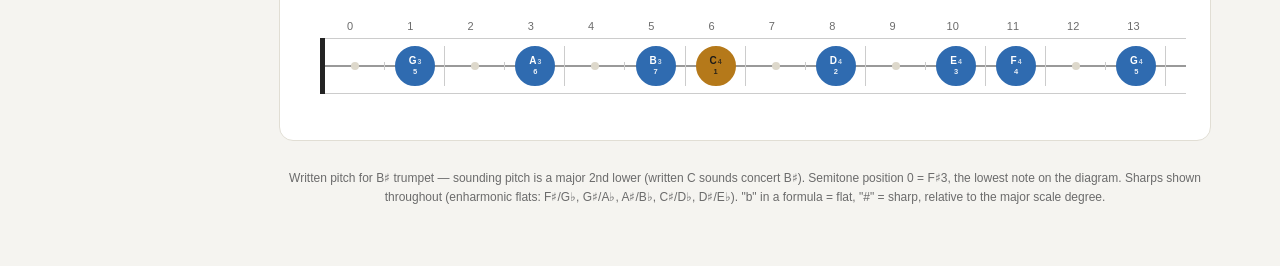
<file: instruments/trumpet.html>
<!DOCTYPE html>
<html lang="en">
<head>
<meta charset="UTF-8">
<meta http-equiv="X-UA-Compatible" content="IE=edge">
<meta name="viewport" content="width=device-width, initial-scale=1, maximum-scale=1, user-scalable=no">
<title>Trumpet — Fingerings, Notes, Scales, Modes &amp; Intervals</title>
<link rel="icon" type="image/png" href="../assets/favicon.png">
<link rel="stylesheet" href="../assets/site.css">
<style>
  /* Shared tokens, layout, tables and explorer widgets live in assets/site.css. */
  .panel th, .panel td { white-space: nowrap; }

  /* Valve-fingering diagram: one continuous chromatic row (no separate strings —
     a trumpet is one tube, not four), spanning the standard written range F#3–C6. */
  .board-scroll { overflow-x: auto; padding-bottom: 8px; }
  .board {
    position: relative;
    min-width: 1900px;
    padding: 30px 16px 10px 16px;
  }
  .fret-numbers {
    display: grid;
    grid-template-columns: repeat(31, 1fr);
    margin-bottom: 6px;
    padding-left: 0;
  }
  .fret-numbers span {
    text-align: center;
    font-size: 11px;
    color: var(--muted);
    font-variant-numeric: tabular-nums;
  }
  .strings {
    position: relative;
    border-left: 5px solid var(--nut);
    padding-left: 0;
  }
  .string-row {
    position: relative;
    display: grid;
    grid-template-columns: repeat(31, 1fr);
    height: 56px;
    align-items: center;
    border-top: 1px solid var(--fret-line);
    border-bottom: 1px solid var(--fret-line);
  }
  .string-row::before {
    content: "";
    position: absolute;
    left: 0; right: 0; top: 50%;
    height: 2px;
    background: var(--string-line);
    transform: translateY(-1px);
  }
  .cell {
    position: relative;
    display: flex;
    justify-content: center;
    z-index: 2;
  }
  .fret-div {
    position: absolute;
    top: 0; bottom: 0; right: 0;
    width: 1px;
    background: var(--fret-line);
  }
  .note {
    position: relative;
    width: 30px;
    height: 30px;
    border-radius: 50%;
    display: flex;
    align-items: center;
    justify-content: center;
    font-size: 12px;
    font-weight: 700;
    background: var(--panel);
    border: 2px solid var(--string-line);
    color: var(--text);
  }
  .note.scale {
    width: 40px;
    height: 40px;
    flex-direction: column;
    gap: 0;
    background: var(--natural-dot);
    border-color: var(--natural-dot);
    color: #fff;
    font-size: 10px;
    line-height: 1.15;
  }
  .note.scale.is-root {
    background: var(--accent);
    border-color: var(--accent);
    color: #1a1a1a;
  }
  /* Open valves (no valves pressed) get the "open string" ring treatment instead of a fill. */
  .note.scale.open-valve {
    background: transparent;
    border: 2px solid var(--open-dot);
    color: var(--muted);
  }
  .note.scale .oct {
    font-size: 0.7em;
    opacity: 0.75;
    margin-left: 1px;
  }
  .note.scale span.deg {
    font-size: 7.5px;
    font-weight: 600;
    opacity: 0.9;
    margin-top: 1px;
  }
  .note.dim {
    width: 8px;
    height: 8px;
    background: var(--dim-dot);
    border: none;
  }

  .marker-row {
    display: grid;
    grid-template-columns: repeat(31, 1fr);
    margin-top: 6px;
  }
  .marker-row span {
    text-align: center;
    font-size: 11px;
    color: var(--muted);
  }
  .marker-dot {
    display: inline-block;
    width: 6px; height: 6px;
    border-radius: 50%;
    background: var(--fret-line);
  }

  /* Two-column layout used by the Quick Reference panel's open-valve / valve-combo lists */
  .two-col {
    display: grid;
    grid-template-columns: 1fr 1fr;
    gap: 24px;
  }
  @media (max-width: 720px) {
    .two-col { grid-template-columns: 1fr; }
  }
  .note-block h3 {
    font-size: 13px;
    color: var(--muted);
    text-transform: uppercase;
    letter-spacing: 0.05em;
    margin: 0 0 10px;
  }
  ul.plain {
    margin: 0;
    padding: 0;
    list-style: none;
    display: flex;
    flex-direction: column;
    gap: 6px;
  }
  ul.plain li {
    display: flex;
    justify-content: space-between;
    font-size: 13.5px;
    border-bottom: 1px dashed var(--panel-border);
    padding-bottom: 6px;
  }
  ul.plain li span:first-child { color: var(--muted); }
  ul.plain li span:last-child { font-weight: 600; }

</style>
</head>
<body class="has-sidenav">
<script src="../assets/nav.js"></script>
<!-- Sticky left nav; links use data-target ids matched against panel ids by the scrollspy script -->
<nav class="sidenav" id="sidenav">
  <div class="sidenav-title">Trumpet Chart</div>
  <a href="#board-panel" data-target="board-panel">Fingering chart</a>
  <a href="#table-panel" data-target="table-panel">Note table</a>
  <a href="#quickref-panel" data-target="quickref-panel">Quick reference</a>
  <a href="#harmonics-panel" data-target="harmonics-panel">Overtone series</a>
  <a href="#intervals-panel" data-target="intervals-panel">Intervals</a>
  <a href="#scales-panel" data-target="scales-panel">Scales</a>
  <a href="#blues-panel" data-target="blues-panel">Blues progression</a>
  <a href="#modes-panel" data-target="modes-panel">Modes</a>
</nav>
<div class="wrap">
  <h1>Trumpet — Fingering &amp; Note Chart</h1>
  <p class="subtitle">B&#9839; trumpet, written pitch (sounds a major 2nd lower than written). Chromatic valve-fingering map across the standard playing range F&#9839;3&ndash;C6, plus interactive scale, mode, and interval reference.</p>

  <!-- VALVE FINGERING CHART -->
  <div class="panel" id="board-panel">
    <h2>Valve Fingering Chart</h2>
    <div class="board-scroll">
      <div class="board">
        <div class="fret-numbers" id="fret-numbers"></div>
        <div class="strings" id="strings"></div>
        <div class="marker-row" id="marker-row"></div>
      </div>
    </div>
    <div class="legend">
      <div class="legend-item"><span class="legend-dot" style="border:2px solid var(--open-dot); background:transparent;"></span> Open &mdash; no valves pressed</div>
      <div class="legend-item"><span class="legend-dot" style="background:var(--natural-dot);"></span> One or more valves pressed (combo shown under the note)</div>
      <div class="legend-item"><span class="marker-dot" style="display:inline-block;"></span> Octave-C landmark (middle C and the octaves above it)</div>
      <div class="legend-item">Numbers = semitones from the lowest note shown (F&#9839;3)</div>
    </div>
  </div>

  <!-- NOTE & FINGERING TABLE -->
  <div class="panel" id="table-panel">
    <h2>Note &amp; Fingering Table</h2>
    <p class="desc">The same chromatic range as the diagram above, laid out as a table. The fingering pattern repeats identically every octave, which is why trumpet players only ever memorize 12 fingerings, not one per note.</p>
    <div style="overflow-x:auto;">
    <table id="note-table">
      <thead><tr id="note-table-head"></tr></thead>
      <tbody>
        <tr id="note-row"><td class="string-name">Note</td></tr>
        <tr id="fingering-row"><td class="string-name">Fingering</td></tr>
      </tbody>
    </table>
    </div>
  </div>

  <!-- QUICK REFERENCE -->
  <div class="panel" id="quickref-panel">
    <h2>Quick Reference</h2>
    <div class="two-col">
      <div class="note-block">
        <h3>Open Notes (no valves)</h3>
        <ul class="plain">
          <li><span>Lowest open note</span><span>C4</span></li>
          <li><span>Open, a 5th up</span><span>G4</span></li>
          <li><span>Open, an octave up</span><span>C5</span></li>
          <li><span>Open, octave + 5th</span><span>G5</span></li>
          <li><span>Highest open note (&ldquo;High C&rdquo;)</span><span>C6</span></li>
        </ul>
      </div>
      <div class="note-block">
        <h3>Valve Combinations</h3>
        <ul class="plain">
          <li><span>Open (no valves)</span><span>0 semitones</span></li>
          <li><span>2nd valve</span><span>&minus;1 semitone</span></li>
          <li><span>1st valve</span><span>&minus;2 semitones</span></li>
          <li><span>1st + 2nd (or 3rd alone)</span><span>&minus;3 semitones</span></li>
          <li><span>2nd + 3rd</span><span>&minus;4 semitones</span></li>
          <li><span>1st + 3rd</span><span>&minus;5 semitones</span></li>
          <li><span>1st + 2nd + 3rd</span><span>&minus;6 semitones</span></li>
        </ul>
      </div>
    </div>
  </div>

  <!-- OVERTONE (HARMONIC) SERIES -->
  <div class="panel" id="harmonics-panel">
    <h2>Overtone (Harmonic) Series</h2>
    <p class="desc">
      A brass instrument doesn't need a new fingering for every note &mdash; for any single valve combination,
      changing lip tension and air speed alone moves you between different notes in that fingering's harmonic
      series (its overtones), the same way a bugle plays several notes with no valves at all. Pressing a valve
      just shifts the whole harmonic series down by a fixed amount, so the same lip-and-air pattern works from
      any fingering. Partials 7, 9, 11, 13, and 14 are naturally out of tune and skipped below &mdash; they're
      rarely used as reference pitches.
    </p>
    <div style="overflow-x:auto; margin-bottom: 24px;">
      <table>
        <thead>
          <tr>
            <th style="text-align:left;">Partial</th>
            <th>Interval Above Partial 4</th>
            <th>Open (0)</th>
            <th>1st valve (&minus;2)</th>
            <th>1st+2nd (&minus;3)</th>
            <th>1st+2nd+3rd (&minus;6)</th>
          </tr>
        </thead>
        <tbody id="harmonics-table-body"></tbody>
      </table>
    </div>

    <div class="board-scroll">
      <div id="harmonics-board"></div>
    </div>
    <div class="legend" style="margin-top:16px;">
      <div class="legend-item"><span class="legend-dot" style="background:var(--natural-dot);"></span> Overtone reachable on an open (no-valve) fingering by lip &amp; air alone</div>
    </div>

    <p class="character-line" style="margin-top:20px;">
      <strong style="color: var(--text);">Lip-slur trick:</strong> the open-valve lip slur from C4 up to G4 (partials 4&rarr;6)
      is the exact same muscle movement as the 1st-valve lip slur from B&#9837;3 up to F4, or the 1-2-3 lip slur from
      C&#9839;4 up to G&#9839;4 &mdash; every fingering rides the same harmonic-series shape, just transposed. That's why
      lip slurs are practiced on one fingering at a time: it's the trumpet equivalent of the bass's cross-string
      harmonic pattern, done with breath instead of touch.
    </p>
  </div>

  <!-- INTERVALS -->
  <div class="panel" id="intervals-panel">
    <h2>Intervals</h2>
    <p class="desc">The distance between two notes, measured in semitones. Every scale and mode below is just a chosen set of intervals stacked from a root.</p>
    <div style="overflow-x:auto; margin-bottom: 24px;">
      <table>
        <thead>
          <tr><th>Semitones</th><th>Interval Name</th><th>Short</th><th>Example from C</th></tr>
        </thead>
        <tbody id="interval-table-body"></tbody>
      </table>
    </div>

    <h2 style="margin-top: 6px;">Interval Finder</h2>
    <div class="explorer">
      <label>Root note
        <select id="interval-root"></select>
      </label>
      <label>Interval
        <select id="interval-select"></select>
      </label>
    </div>
    <div class="result-strip" id="interval-result"></div>
    <div class="board-scroll">
      <div id="interval-board"></div>
    </div>
  </div>

  <!-- SCALES -->
  <div class="panel" id="scales-panel">
    <h2>Scales</h2>
    <p class="desc">Pick a root and a scale to see its formula, note spelling, and every matching note across the playing range. Root notes are gold; other scale tones are blue with their scale degree underneath.</p>
    <div class="explorer">
      <label>Root note
        <select id="scale-root"></select>
      </label>
      <label>Scale
        <select id="scale-select"></select>
      </label>
    </div>
    <div class="result-strip" id="scale-result"></div>
    <div class="board-scroll">
      <div id="scale-board"></div>
    </div>
  </div>

  <!-- BLUES CHORD PROGRESSION -->
  <div class="panel" id="blues-panel">
    <h2>Blues Chord Progression</h2>
    <p class="desc">The 12-bar blues is built from just three chords &mdash; the I, IV, and V of the key &mdash; arranged in a few standard patterns. Pick a root below to transpose the whole form; the range diagram highlights exactly where those three chord roots sit.</p>

    <div style="overflow-x:auto; margin-bottom: 24px;">
      <table>
        <thead>
          <tr><th style="text-align:left;">Variation</th><th>Bars 1&ndash;4</th><th>Bars 5&ndash;8</th><th>Bars 9&ndash;12</th></tr>
        </thead>
        <tbody id="blues-overview-body"></tbody>
      </table>
    </div>

    <h2 style="margin-top: 6px;">Blues Explorer</h2>
    <div class="explorer">
      <label>Root note
        <select id="blues-root"></select>
      </label>
      <label>Variation
        <select id="blues-variation"></select>
      </label>
    </div>
    <div class="result-strip" id="blues-result"></div>
    <div class="blues-bars" id="blues-bars"></div>
    <div class="legend" style="margin-bottom: 16px;">
      <div class="legend-item"><span class="legend-dot" style="background:var(--chord-i);"></span> I &mdash; tonic</div>
      <div class="legend-item"><span class="legend-dot" style="background:var(--chord-iv);"></span> IV &mdash; subdominant</div>
      <div class="legend-item"><span class="legend-dot" style="background:var(--chord-v);"></span> V &mdash; dominant</div>
    </div>
    <p class="character-line" id="blues-description"></p>
    <div class="board-scroll">
      <div id="blues-board"></div>
    </div>
  </div>

  <!-- MODES -->
  <div class="panel" id="modes-panel">
    <h2>Modes of the Major Scale</h2>
    <p class="desc">Each mode uses the exact same 7 notes as a major scale, just starting from a different degree — which shifts the pattern of whole and half steps and gives each mode its own character.</p>
    <div style="overflow-x:auto; margin-bottom: 24px;">
      <table>
        <thead>
          <tr><th style="text-align:left;">Mode</th><th>Starts on Major Scale Degree</th><th>Formula</th><th>Character</th></tr>
        </thead>
        <tbody id="mode-table-body"></tbody>
      </table>
    </div>

    <h2 style="margin-top: 6px;">Mode Explorer</h2>
    <div class="explorer">
      <label>Root note
        <select id="mode-root"></select>
      </label>
      <label>Mode
        <select id="mode-select"></select>
      </label>
    </div>
    <div class="result-strip" id="mode-result"></div>
    <p class="character-line" id="mode-character"></p>
    <div class="board-scroll">
      <div id="mode-board"></div>
    </div>
  </div>

  <footer>Written pitch for B&#9839; trumpet &mdash; sounding pitch is a major 2nd lower (written C sounds concert B&#9839;). Semitone position 0 = F&#9839;3, the lowest note on the diagram. Sharps shown throughout (enharmonic flats: F&#9839;/G&#9837;, G&#9839;/A&#9837;, A&#9839;/B&#9837;, C&#9839;/D&#9837;, D&#9839;/E&#9837;). "b" in a formula = flat, "#" = sharp, relative to the major scale degree.</footer>
</div>

<script src="../assets/theory.js"></script>
<script>
/* ---------- Trumpet data (note helpers + theory data come from assets/theory.js) ---------- */
// Standard B♭ trumpet valve fingering for each pitch class (indexed same as CHROMATIC), derived from
// the instrument's harmonic series: "0" = open (no valves), otherwise the valve numbers to press.
// This pattern is exactly periodic every octave, which is why it only needs 12 entries.
const FINGERINGS = ["0","123","13","23","12","1","2","0","23","12","1","2"];

function formatFingering(code) { return code === "0" ? "open" : code.split("").join("-"); }

// Shift `note`/`octave` by `delta` semitones (delta may be negative), wrapping the pitch class
// and carrying the octave — used for the fingering range and the overtone-series table.
function transpose(note, octave, delta) {
  const total = idx(note) + delta;
  const pitchIdx = ((total % 12) + 12) % 12;
  const octave2 = octave + Math.floor(total / 12);
  return { note: CHROMATIC[pitchIdx], octave: octave2 };
}

/* ---------- The trumpet's standard written playing range ---------- */
// One continuous chromatic line, F#3 (lowest note in a normal fingering chart) to C6 ("High C"),
// unlike a fretted string instrument this isn't split across multiple strings — it's one tube.
const RANGE_START_NOTE = "F#";
const RANGE_START_OCTAVE = 3;
const RANGE_LENGTH = 30; // positions 0..30 inclusive = 31 notes = 2.5 octaves

function buildTrumpetRange() {
  const startIdx = idx(RANGE_START_NOTE);
  const out = [];
  for (let n = 0; n <= RANGE_LENGTH; n++) {
    const total = startIdx + n;
    const pitchIdx = total % 12;
    const octave = RANGE_START_OCTAVE + Math.floor(total / 12);
    out.push({ pos: n, note: CHROMATIC[pitchIdx], octave, fingering: FINGERINGS[pitchIdx] });
  }
  return out;
}
const TRUMPET_RANGE = buildTrumpetRange();

// Position (0..RANGE_LENGTH) of a given note+octave within TRUMPET_RANGE.
function posForNote(note, octave) {
  return (octave - RANGE_START_OCTAVE) * 12 + (idx(note) - idx(RANGE_START_NOTE));
}

/* ---------- Main static fingering chart + table ---------- */
const fretNumbersEl = document.getElementById("fret-numbers");
const boardEl = document.getElementById("strings");
const markerRowEl = document.getElementById("marker-row");
const noteTableHead = document.getElementById("note-table-head");
const noteRow = document.getElementById("note-row");
const fingeringRow = document.getElementById("fingering-row");

// Position ruler (0..30) above the fingering row.
TRUMPET_RANGE.forEach(entry => {
  const span = document.createElement("span");
  span.textContent = entry.pos;
  fretNumbersEl.appendChild(span);
});

// The single chromatic row: every cell always shows note+octave and its fingering.
const row = document.createElement("div");
row.className = "string-row";
TRUMPET_RANGE.forEach((entry, i) => {
  const cell = document.createElement("div");
  cell.className = "cell";
  if (i < TRUMPET_RANGE.length - 1) {
    const div = document.createElement("div");
    div.className = "fret-div";
    cell.appendChild(div);
  }
  const dot = document.createElement("div");
  const isOpen = entry.fingering === "0";
  dot.className = "note scale" + (isOpen ? " open-valve" : "");
  dot.innerHTML = `<div>${entry.note}<span class="oct">${entry.octave}</span></div><span class="deg">${formatFingering(entry.fingering)}</span>`;
  cell.appendChild(dot);
  row.appendChild(cell);
});
boardEl.appendChild(row);

// Octave-C landmarks (middle C and the octaves above it) get a marker dot, mirroring a
// fretted instrument's position-marker dots.
TRUMPET_RANGE.forEach(entry => {
  const span = document.createElement("span");
  if (entry.note === "C") {
    const dot = document.createElement("span");
    dot.className = "marker-dot";
    span.appendChild(dot);
  }
  markerRowEl.appendChild(span);
});

// Note & Fingering table: header = position index, body = two rows (Note, Fingering).
const headTh = document.createElement("th");
headTh.textContent = "Pos.";
noteTableHead.appendChild(headTh);
TRUMPET_RANGE.forEach(entry => {
  const th = document.createElement("th");
  th.textContent = entry.pos;
  noteTableHead.appendChild(th);

  const noteTd = document.createElement("td");
  if (entry.fingering === "0") noteTd.className = "open-note";
  noteTd.textContent = entry.note + entry.octave;
  noteRow.appendChild(noteTd);

  const fingTd = document.createElement("td");
  fingTd.textContent = formatFingering(entry.fingering);
  fingeringRow.appendChild(fingTd);
});

/* ---------- Shared: build a single-row range diagram highlighting a root + a set of scale degrees ---------- */
// members: array of { offset, numeral, label } — offset in semitones from root,
// numeral = scale-step number (1-7) used to pick the correct letter name, label = degree text (e.g. "b3").
function buildScaleBoard(container, rootNote, members) {
  container.innerHTML = "";
  const wrap = document.createElement("div");
  wrap.className = "board";

  const fretNums = document.createElement("div");
  fretNums.className = "fret-numbers";
  TRUMPET_RANGE.forEach(entry => {
    const span = document.createElement("span");
    span.textContent = entry.pos;
    fretNums.appendChild(span);
  });
  wrap.appendChild(fretNums);

  const stringsWrap = document.createElement("div");
  stringsWrap.className = "strings";

  const rootIdx = idx(rootNote);
  // Pre-spell each scale tone once (correct letter per degree), keyed by offset.
  const spelled = {};
  members.forEach(m => { spelled[m.offset] = { note: spellNote(rootNote, m.offset, m.numeral), label: m.label }; });

  const row = document.createElement("div");
  row.className = "string-row";
  TRUMPET_RANGE.forEach((entry, i) => {
    const cell = document.createElement("div");
    cell.className = "cell";
    if (i < TRUMPET_RANGE.length - 1) {
      const div = document.createElement("div");
      div.className = "fret-div";
      cell.appendChild(div);
    }
    const offsetFromRoot = ((idx(entry.note) - rootIdx) % 12 + 12) % 12;
    const dot = document.createElement("div");
    const match = spelled[offsetFromRoot];

    if (offsetFromRoot === 0) {
      dot.className = "note scale is-root";
      dot.innerHTML = `<div>${pretty(match ? match.note : rootNote)}<span class="oct">${entry.octave}</span></div><span class="deg">1</span>`;
    } else if (match) {
      dot.className = "note scale";
      dot.innerHTML = `<div>${pretty(match.note)}<span class="oct">${entry.octave}</span></div><span class="deg">${pretty(match.label)}</span>`;
    } else {
      dot.className = "note dim";
    }
    cell.appendChild(dot);
    row.appendChild(cell);
  });
  stringsWrap.appendChild(row);

  wrap.appendChild(stringsWrap);
  container.appendChild(wrap);
}

/* ---------- OVERTONE (HARMONIC) SERIES ---------- */
// Partials of the open-valve harmonic series, described as semitone offsets above partial 4 (open
// C4) — the reference "fundamental" for this chart. Out-of-tune partials 7/9/11/13/14 are skipped.
const OVERTONE_NODES = [
  { partial: 4, offset: 0, intervalLabel: "Fundamental of this register" },
  { partial: 5, offset: 4, intervalLabel: "Major 3rd above partial 4" },
  { partial: 6, offset: 7, intervalLabel: "Perfect 5th above partial 4" },
  { partial: 8, offset: 12, intervalLabel: "Octave above partial 4" },
  { partial: 10, offset: 16, intervalLabel: "Octave + Major 3rd" },
  { partial: 12, offset: 19, intervalLabel: "Octave + Perfect 5th" },
  { partial: 16, offset: 24, intervalLabel: "Two octaves above partial 4" },
];
// The four valve combos shown as columns, each lowering the open pitch by a fixed number of semitones.
const OVERTONE_COMBOS = [
  { label: "open", delta: 0 },
  { label: "1st valve", delta: -2 },
  { label: "1st+2nd", delta: -3 },
  { label: "1-2-3", delta: -6 },
];

const harmonicsTableBody = document.getElementById("harmonics-table-body");
OVERTONE_NODES.forEach(n => {
  const base = transpose("C", 4, n.offset);
  const cells = OVERTONE_COMBOS.map(c => {
    const t = transpose(base.note, base.octave, c.delta);
    return `<td>${t.note}${t.octave}</td>`;
  }).join("");
  const tr = document.createElement("tr");
  tr.innerHTML = `<td class="left">${n.partial}th</td><td>${n.intervalLabel}</td>${cells}`;
  harmonicsTableBody.appendChild(tr);
});

// Render the overtone-series diagram: only the open-valve partial notes are highlighted (the notes
// reachable purely by lip & air from the open fingering); everything else is dimmed.
function buildHarmonicsBoard(containerId) {
  const container = document.getElementById(containerId);
  container.innerHTML = "";
  const wrap = document.createElement("div");
  wrap.className = "board";

  const fretNums = document.createElement("div");
  fretNums.className = "fret-numbers";
  TRUMPET_RANGE.forEach(entry => {
    const span = document.createElement("span");
    span.textContent = entry.pos;
    fretNums.appendChild(span);
  });
  wrap.appendChild(fretNums);

  const nodeByPos = {};
  OVERTONE_NODES.forEach(n => {
    const base = transpose("C", 4, n.offset);
    nodeByPos[posForNote(base.note, base.octave)] = n;
  });

  const stringsWrap = document.createElement("div");
  stringsWrap.className = "strings";
  const row = document.createElement("div");
  row.className = "string-row";
  TRUMPET_RANGE.forEach((entry, i) => {
    const cell = document.createElement("div");
    cell.className = "cell";
    if (i < TRUMPET_RANGE.length - 1) {
      const div = document.createElement("div");
      div.className = "fret-div";
      cell.appendChild(div);
    }
    const node = nodeByPos[entry.pos];
    const dot = document.createElement("div");
    if (node) {
      dot.className = "note scale";
      dot.innerHTML = `<div>${entry.note}<span class="oct">${entry.octave}</span></div><span class="deg">H${node.partial}</span>`;
    } else {
      dot.className = "note dim";
    }
    cell.appendChild(dot);
    row.appendChild(cell);
  });
  stringsWrap.appendChild(row);

  wrap.appendChild(stringsWrap);
  container.appendChild(wrap);
}

/* ---------- Init ---------- */
buildHarmonicsBoard("harmonics-board");
// Interval / scale / blues / mode explorers: shared logic from assets/theory.js, drawn on the range diagram.
initExplorers(buildScaleBoard);
</script>
</body>
</html>
</file>
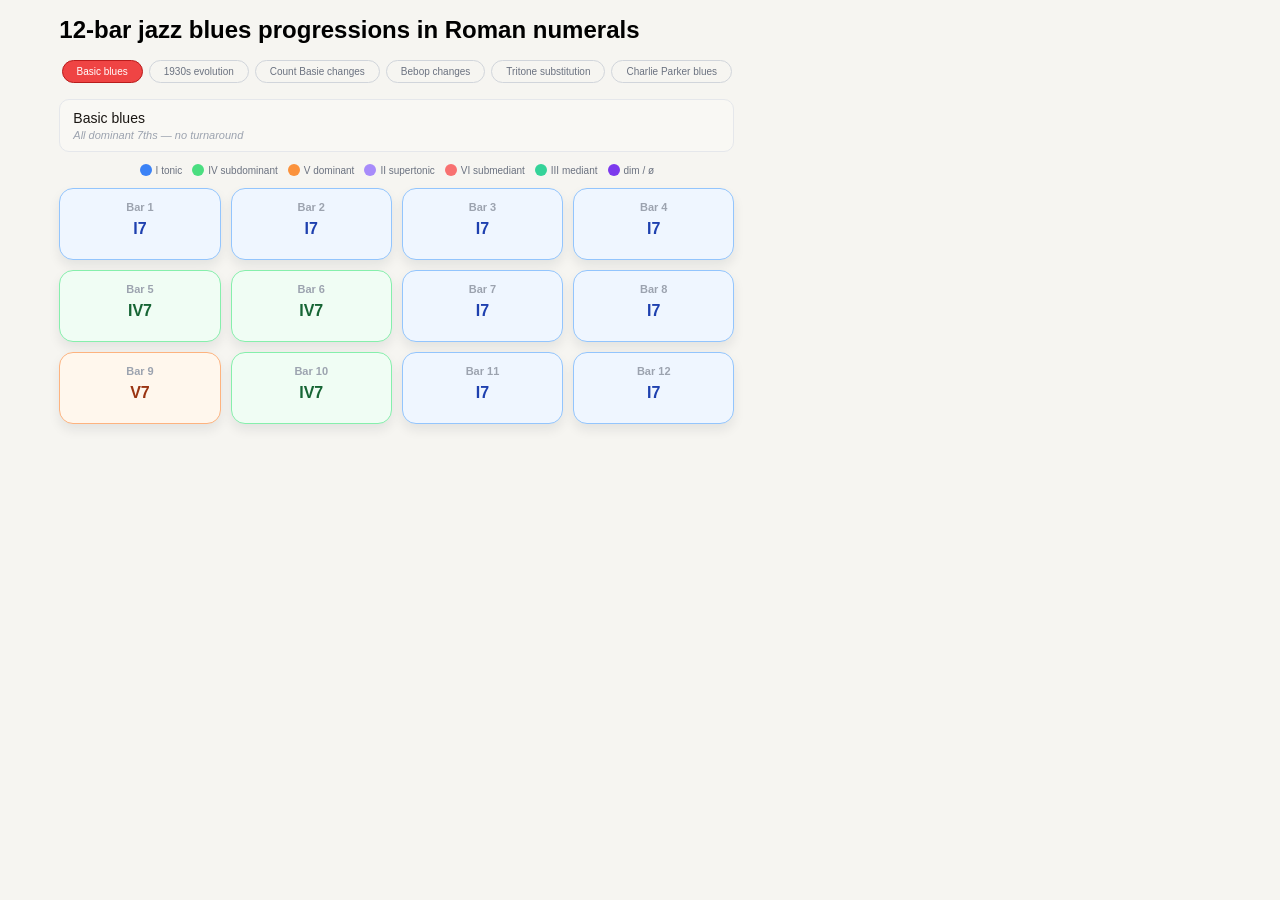
<file: Jazz/12bar_roman_numerals.html>
<!DOCTYPE html>
<html lang="en">
<head>
<meta charset="UTF-8">
<meta name="viewport" content="width=device-width, initial-scale=1">
<title>12-Bar Jazz Blues — Roman Numerals</title>
<style>
  /* ========== PAGE SETUP ========== */
  @page { size: A4 portrait; margin: 8mm; }
  /* Fix the page to A4 dimensions so the layout looks the same on screen and when printed */
  html, body { width: 210mm; min-height: 160mm; margin: 0; padding: 0; }
  * { box-sizing: border-box; margin: 0; padding: 0; }

  /* ========== COLOR TOKENS (referenced throughout via var()) ========== */
  :root {
    --color-text-primary: #1a1612;
    --color-text-secondary: #6b7280;
    --color-text-tertiary: #9ca3af;
    --color-border-secondary: #d1d5db;
    --color-border-tertiary: #e5e7eb;
    --color-background-secondary: #f9f8f4;
    --color-background-primary: #ffffff;
  }

  @media (prefers-color-scheme: dark) {
    :root {
      --color-text-primary: #f3f4f6;
      --color-text-secondary: #9ca3af;
      --color-text-tertiary: #6b7280;
      --color-border-secondary: #4b5563;
      --color-border-tertiary: #374151;
      --color-background-secondary: #1f2937;
      --color-background-primary: #111827;
    }
  }

  body { background: #f6f5f1; }

  /* ========== POSTER CONTAINER ========== */
  /* Main content wrapper, sized to the printable area and centered on the page */
  .poster {
    font-family: "SF Pro Display", "SF Pro Text", -apple-system, BlinkMacSystemFont, "Segoe UI", sans-serif;
    padding: 16px 14px;
    width: calc(100% - 16mm);
    max-width: 186mm;
    min-height: calc(160mm - 16mm);
    margin: 0 auto;
    background: #f6f5f1;
    overflow: hidden;
  }

  .poster-title {
    text-align: center;
    font-size: 17px;
    font-weight: 500;
    color: var(--color-text-primary);
    margin-bottom: 4px;
  }

  .poster-subtitle {
    text-align: center;
    font-size: 10px;
    color: var(--color-text-secondary);
    margin-bottom: 14px;
    letter-spacing: 0.06em;
  }

  /* ========== TAB BUTTONS ========== */
  /* Each element below has two class names (e.g. .era-tabs/.tab-bar) so either
     the "era-" naming or the generic "tab" naming can be used in the markup */
  .era-tabs,
  .tab-bar {
    display: flex;
    justify-content: center;
    gap: 6px;
    margin: 12px 0 16px;
    flex-wrap: wrap;
  }

  /* Extra top spacing when the tabs sit right after the visually-hidden heading */
  h2.sr-only + .era-tabs { margin-top: 16px; }

  .era-btn,
  .tab {
    padding: 5px 14px;
    border-radius: 18px;
    font-size: 10px;
    font-weight: 500;
    cursor: pointer;
    border: 1px solid var(--color-border-secondary);
    color: var(--color-text-secondary);
    background: transparent;
    transition: all .15s;
  }

  /* Active tab: red color (light & dark mode) */
  .era-btn.active,
  .tab.active {
    background: #ef4444;
    border-color: #b91c1c;
    color: #ffffff;
  }

  @media (prefers-color-scheme: dark) {
    .era-btn.active,
    .tab.active {
      background: #b91c1c;
      border-color: #ef4444;
      color: #ffffff;
    }
  }

  /* ========== HEADER SECTION ========== */
  .era-header {
    margin-bottom: 12px;
    padding: 10px 13px;
    border-radius: 10px;
    border: 1px solid var(--color-border-tertiary);
    background: var(--color-background-secondary);
  }

  .era-name {
    font-size: 14px;
    font-weight: 500;
    color: var(--color-text-primary);
  }

  .era-note {
    font-size: 11px;
    color: var(--color-text-tertiary);
    margin-top: 3px;
    font-style: italic;
  }

  /* ========== LEGEND ========== */
  .legend {
    display: flex;
    justify-content: center;
    gap: 10px;
    margin-bottom: 12px;
    flex-wrap: wrap;
  }

  /* Same dual-naming pattern as the tab buttons above (.leg/.legend-item) */
  .leg,
  .legend-item {
    display: flex;
    align-items: center;
    gap: 4px;
    font-size: 10px;
    color: var(--color-text-secondary);
  }

  /* Small colored circle shown next to each legend label */
  .leg-dot,
  .legend-dot {
    width: 12px;
    height: 12px;
    border-radius: 50%;
    display: flex;
    align-items: center;
    justify-content: center;
    font-size: 7px;
    font-weight: 500;
  }

  .divider-line {
    border: none;
    border-top: 1px solid var(--color-border-tertiary);
    margin-bottom: 16px;
  }

  /* ========== BAR GRID ========== */
  .row-label {
    font-size: 10px;
    color: var(--color-text-tertiary);
    margin: 10px 0 5px;
    letter-spacing: .04em;
    text-align: center;
  }

  .bar-row {
    display: grid;
    grid-template-columns: repeat(4, 1fr);
    gap: 10px;
    margin-bottom: 5px;
  }

  /* Individual bar card */
  .bar {
    border-radius: 14px;
    border: 1px solid rgba(0, 0, 0, 0.08);
    padding: 12px 10px 10px;
    min-height: 72px;
    display: flex;
    flex-direction: column;
    align-items: center;
    justify-content: flex-start;
    gap: 4px;
    background: #ffffff;
    box-shadow: 0 6px 12px rgba(15, 23, 42, 0.08);
  }

  /* Small "Bar N" number shown at the top of each bar card */
  .b-num {
    font-size: 11px;
    font-weight: 600;
    color: var(--color-text-tertiary);
    margin-bottom: 2px;
  }

  /* Primary (larger) Roman numeral for the bar's main chord */
  .b-roman {
    font-size: 16px;
    font-weight: 700;
    line-height: 1.2;
    text-align: center;
    color: var(--color-text-primary);
  }

  /* Secondary (smaller) Roman numeral, used when a bar has more than one
     chord (e.g. a ii–V within the bar) — rendered below/after the primary one */
  .b-roman2 {
    font-size: 13px;
    font-weight: 700;
    line-height: 1.2;
    text-align: center;
    color: var(--color-text-primary);
  }

  /* Optional short annotation label (e.g. "turnaround", "tritone sub") shown under the roman numerals */
  .b-tag {
    font-size: 11px;
    font-weight: 600;
    line-height: 1.2;
    text-align: center;
    opacity: .9;
    margin-top: 2px;
    color: var(--color-text-secondary);
  }

  /* ========== FUNCTIONAL HARMONY COLORS ========== */
  /* I (Tonic) - Blue */
  .fn-I { background: #EFF6FF; border-color: #93C5FD; }
  .fn-I .b-roman,
  .fn-I .b-roman2 { color: #1E40AF; }

  /* IV (Subdominant) - Green */
  .fn-IV { background: #F0FDF4; border-color: #86EFAC; }
  .fn-IV .b-roman,
  .fn-IV .b-roman2 { color: #166534; }

  /* V (Dominant) - Orange */
  .fn-V { background: #FFF7ED; border-color: #FDB37F; }
  .fn-V .b-roman,
  .fn-V .b-roman2 { color: #9A3412; }

  /* II (Supertonic) - Purple */
  .fn-II { background: #FAF5FF; border-color: #C4B5FD; }
  .fn-II .b-roman,
  .fn-II .b-roman2 { color: #5B21B6; }

  /* VI (Submediant) - Red */
  .fn-VI { background: #FFF1F2; border-color: #FCA5A5; }
  .fn-VI .b-roman,
  .fn-VI .b-roman2 { color: #991B1B; }

  /* III (Mediant) - Teal */
  .fn-III { background: #ECFDF5; border-color: #6EE7B7; }
  .fn-III .b-roman,
  .fn-III .b-roman2 { color: #065F46; }

  /* Diminished / Half-diminished - Indigo */
  .fn-dim { background: #F5F3FF; border-color: #A78BFA; }
  .fn-dim .b-roman,
  .fn-dim .b-roman2 { color: #4C1D95; }

  /* Repetition (same chord) - Secondary background */
  .fn-rep { background: var(--color-background-secondary); border-color: var(--color-border-tertiary); }
  .fn-rep .b-roman,
  .fn-rep .b-roman2 { color: var(--color-text-tertiary); }

  /* ========== DARK MODE OVERRIDES ========== */
  @media (prefers-color-scheme: dark) {
    .fn-I { background: #1E3A8A; border-color: #3B82F6; }
    .fn-I .b-roman,
    .fn-I .b-roman2 { color: #BFDBFE; }

    .fn-IV { background: #14532D; border-color: #4ADE80; }
    .fn-IV .b-roman,
    .fn-IV .b-roman2 { color: #BBF7D0; }

    .fn-V { background: #431407; border-color: #FB923C; }
    .fn-V .b-roman,
    .fn-V .b-roman2 { color: #FED7AA; }

    .fn-II { background: #2E1065; border-color: #A78BFA; }
    .fn-II .b-roman,
    .fn-II .b-roman2 { color: #DDD6FE; }

    .fn-VI { background: #450A0A; border-color: #F87171; }
    .fn-VI .b-roman,
    .fn-VI .b-roman2 { color: #FECACA; }

    .fn-III { background: #022C22; border-color: #34D399; }
    .fn-III .b-roman,
    .fn-III .b-roman2 { color: #A7F3D0; }

    .fn-dim { background: #2E1065; border-color: #7C3AED; }
    .fn-dim .b-roman,
    .fn-dim .b-roman2 { color: #DDD6FE; }
  }
</style>
</head>
<body>
<div class="poster">
  <!-- Page title (hidden from view, used for accessibility & semantics) -->
  <h2 class="sr-only">12-bar jazz blues progressions in Roman numerals</h2>

  <!-- Tab buttons to select different progressions -->
  <div class="era-tabs" id="tabs"></div>

  <!-- Header showing current progression title and description -->
  <div class="era-header">
    <div class="era-name" id="hd-name"></div>
    <div class="era-note" id="hd-note"></div>
  </div>

  <!-- Legend explaining chord functions by color -->
  <div class="legend">
    <div class="leg"><div class="leg-dot" style="background:#3B82F6"></div>I tonic</div>
    <div class="leg"><div class="leg-dot" style="background:#4ADE80"></div>IV subdominant</div>
    <div class="leg"><div class="leg-dot" style="background:#FB923C"></div>V dominant</div>
    <div class="leg"><div class="leg-dot" style="background:#A78BFA"></div>II supertonic</div>
    <div class="leg"><div class="leg-dot" style="background:#F87171"></div>VI submediant</div>
    <div class="leg"><div class="leg-dot" style="background:#34D399"></div>III mediant</div>
    <div class="leg"><div class="leg-dot" style="background:#7C3AED"></div>dim / ø</div>
  </div>

  <!-- Grid container for the 12-bar progressions (populated by JavaScript) -->
  <div id="grid"></div>
</div>

<script>
  /**
   * 12-BAR BLUES PROGRESSIONS DATA
   * Array of 6 different historical and stylistic variations of 12-bar blues in Roman numerals
   * Each progression contains 3 rows of 4 bars (12 bars total)
   * Colors correspond to harmonic function: I(blue), IV(green), V(orange), II(purple), VI(red), III(teal), dim(indigo)
   *
   * Shape of each progression object:
   *   id    - unique key used to mark/find the matching tab button
   *   label - short name shown on the tab and in the header
   *   note  - one-line description shown under the header label
   *   rows  - 3 arrays of 4 bar objects; each bar object has:
   *     n   - bar number (1-12), shown in the "Bar N" label
   *     r   - array of Roman numeral chord symbols for the bar; a second
   *           entry means the chord changes partway through the bar
   *           (e.g. a ii-V within one bar), rendered smaller below the first
   *     fn  - harmonic-function key, maps to the .fn-* CSS classes for coloring
   *     tag - optional short annotation printed under the roman numerals
   */
  const PROGS = [
    {
      id: "basic",
      label: "Basic blues",
      note: "All dominant 7ths — no turnaround",
      rows: [
        [
          { n: 1, r: ["I7"], fn: "I" },
          { n: 2, r: ["I7"], fn: "I" },
          { n: 3, r: ["I7"], fn: "I" },
          { n: 4, r: ["I7"], fn: "I" },
        ],
        [
          { n: 5, r: ["IV7"], fn: "IV" },
          { n: 6, r: ["IV7"], fn: "IV" },
          { n: 7, r: ["I7"], fn: "I" },
          { n: 8, r: ["I7"], fn: "I" },
        ],
        [
          { n: 9, r: ["V7"], fn: "V" },
          { n: 10, r: ["IV7"], fn: "IV" },
          { n: 11, r: ["I7"], fn: "I" },
          { n: 12, r: ["I7"], fn: "I" },
        ],
      ],
    },
    {
      id: "s1930",
      label: "1930s evolution",
      note: "Quick IV in bar 2 · V7 turnaround in bar 12",
      rows: [
        [
          { n: 1, r: ["I7"], fn: "I" },
          { n: 2, r: ["IV7"], fn: "IV", tag: "quick IV" },
          { n: 3, r: ["I7"], fn: "I" },
          { n: 4, r: ["I7"], fn: "I" },
        ],
        [
          { n: 5, r: ["IV7"], fn: "IV" },
          { n: 6, r: ["IV7"], fn: "IV" },
          { n: 7, r: ["I7"], fn: "I" },
          { n: 8, r: ["I7"], fn: "I" },
        ],
        [
          { n: 9, r: ["V7"], fn: "V" },
          { n: 10, r: ["IV7"], fn: "IV" },
          { n: 11, r: ["I7"], fn: "I" },
          { n: 12, r: ["V7"], fn: "V", tag: "turnaround" },
        ],
      ],
    },
    {
      id: "basie",
      label: "Count Basie changes",
      note: "Diminished passing chords · secondary dominant D7 in bar 8",
      rows: [
        [
          { n: 1, r: ["I7"], fn: "I" },
          { n: 2, r: ["IV7", "iv°"], fn: "IV", tag: "passing dim" },
          { n: 3, r: ["I7", "IIm7"], fn: "I", tag: "chromatic" },
          { n: 4, r: ["I7"], fn: "I" },
        ],
        [
          { n: 5, r: ["IV7"], fn: "IV" },
          { n: 6, r: ["iv°"], fn: "dim", tag: "passing dim" },
          { n: 7, r: ["I7"], fn: "I" },
          { n: 8, r: ["VI7"], fn: "VI", tag: "V of ii" },
        ],
        [
          { n: 9, r: ["V7"], fn: "V" },
          { n: 10, r: ["IV7"], fn: "IV" },
          { n: 11, r: ["I7"], fn: "I" },
          { n: 12, r: ["V7"], fn: "V", tag: "turnaround" },
        ],
      ],
    },
    {
      id: "bebop",
      label: "Bebop changes",
      note: "ii–V motion throughout · #iv° passing · iii–VI–ii–V turnaround",
      rows: [
        [
          { n: 1, r: ["I7"], fn: "I" },
          { n: 2, r: ["IV7"], fn: "IV" },
          { n: 3, r: ["I7"], fn: "I" },
          { n: 4, r: ["IIIm7", "I7"], fn: "III", tag: "ii–V to IV" },
        ],
        [
          { n: 5, r: ["IV7"], fn: "IV" },
          { n: 6, r: ["#iv°"], fn: "dim", tag: "passing dim" },
          { n: 7, r: ["I7"], fn: "I" },
          { n: 8, r: ["IIIm7", "VI7♭9"], fn: "III", tag: "V of ii" },
        ],
        [
          { n: 9, r: ["IIm7"], fn: "II" },
          { n: 10, r: ["V7"], fn: "V" },
          { n: 11, r: ["IIIm7", "VI7"], fn: "III" },
          { n: 12, r: ["IIm7", "V7"], fn: "II", tag: "iii–VI–ii–V" },
        ],
      ],
    },
    {
      id: "tritone",
      label: "Tritone substitution",
      note: "♭II7 replaces V7 — descending chromatic bass",
      rows: [
        [
          { n: 1, r: ["I7"], fn: "I" },
          { n: 2, r: ["IV7"], fn: "IV" },
          { n: 3, r: ["I7"], fn: "I" },
          { n: 4, r: ["IIIm7", "I7"], fn: "III", tag: "ii–V" },
        ],
        [
          { n: 5, r: ["IV7"], fn: "IV" },
          { n: 6, r: ["#IVm7", "♭II7"], fn: "dim", tag: "tritone sub" },
          { n: 7, r: ["I7", "♭II7"], fn: "I", tag: "chromatic" },
          { n: 8, r: ["♭II7", "♭VII7"], fn: "IV", tag: "descending" },
        ],
        [
          { n: 9, r: ["IIm7"], fn: "II" },
          { n: 10, r: ["V7", "♭II7"], fn: "V", tag: "tritone" },
          { n: 11, r: ["IIIm7", "VI7"], fn: "III" },
          { n: 12, r: ["IIm7", "V7"], fn: "II", tag: "turnaround" },
        ],
      ],
    },
    {
      id: "parker",
      label: "Charlie Parker blues",
      note: "'Blues for Alice' — Imaj7 start · descending ii–V chain",
      rows: [
        [
          { n: 1, r: ["Imaj7"], fn: "I", tag: "major 7!" },
          { n: 2, r: ["VIIø7", "III7♭9"], fn: "III", tag: "ii–V to vi" },
          { n: 3, r: ["VIm7", "♭VI7"], fn: "VI", tag: "ii–V" },
          { n: 4, r: ["IIIm7", "I7"], fn: "III", tag: "ii–V to IV" },
        ],
        [
          { n: 5, r: ["IV7"], fn: "IV" },
          { n: 6, r: ["IVm7", "♭VII7"], fn: "IV", tag: "iv minor" },
          { n: 7, r: ["IIIm7", "VI7"], fn: "III" },
          { n: 8, r: ["♭IIIm7", "♭VI7"], fn: "IV", tag: "descending" },
        ],
        [
          { n: 9, r: ["IIm7"], fn: "II" },
          { n: 10, r: ["V7"], fn: "V" },
          { n: 11, r: ["Imaj7", "VI7"], fn: "I", tag: "landing" },
          { n: 12, r: ["IIm7", "V7"], fn: "II", tag: "turnaround" },
        ],
      ],
    },
  ];

  /**
   * renderProg(p)
   * Renders the selected progression to the DOM
   * - Updates header with progression name and note
   * - Marks active button
   * - Generates grid of bar cards with chord data
   */
  function renderProg(p) {
    document.getElementById("hd-name").textContent = p.label;
    document.getElementById("hd-note").textContent = p.note;
    document.querySelectorAll(".era-btn").forEach(b => b.classList.toggle("active", b.dataset.id === p.id));

    const grid = document.getElementById("grid");
    grid.innerHTML = "";

    p.rows.forEach(row => {
      // Empty spacer div above each row of 4 bars; left without text on
      // purpose — its only job is the top margin defined by .row-label in CSS
      const lbl = document.createElement("div");
      lbl.className = "row-label";
      grid.appendChild(lbl);

      const rowDiv = document.createElement("div");
      rowDiv.className = "bar-row";
      row.forEach(bar => {
        const el = document.createElement("div");
        el.className = "bar fn-" + bar.fn;
        let html = `<div class="b-num">Bar ${bar.n}</div>`;
        // First roman numeral is styled larger (.b-roman); any additional
        // ones (a mid-bar chord change) are styled smaller (.b-roman2)
        bar.r.forEach((rv, i) => {
          html += `<div class="${i === 0 ? 'b-roman' : 'b-roman2'}">${rv}</div>`;
        });
        // Optional annotation (e.g. "turnaround") shown below the numerals
        if (bar.tag) html += `<div class="b-tag">${bar.tag}</div>`;
        el.innerHTML = html;
        rowDiv.appendChild(el);
      });
      grid.appendChild(rowDiv);
    });
  }

  /**
   * Initialize tabs and set first progression
   */
  const tabs = document.getElementById("tabs");
  PROGS.forEach(p => {
    const btn = document.createElement("button");
    btn.className = "era-btn";
    btn.dataset.id = p.id;
    btn.textContent = p.label;
    btn.onclick = () => renderProg(p);
    tabs.appendChild(btn);
  });

  // Display first progression on load
  renderProg(PROGS[0]);
</script>
</body>
</html>
</file>
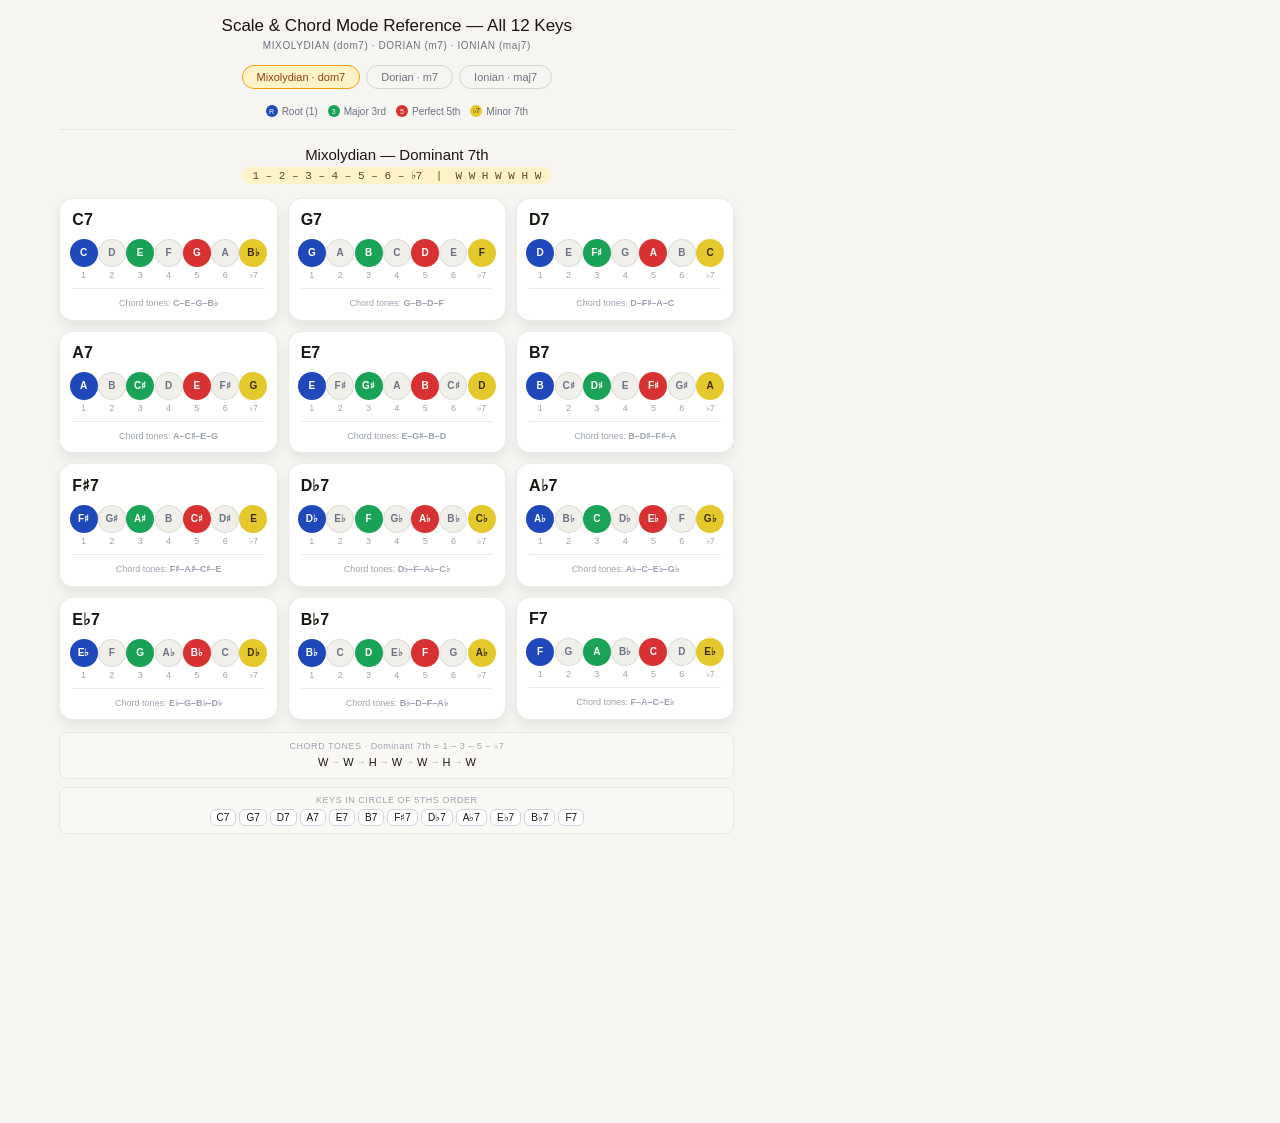
<file: Jazz/three_modes_poster.html>
<!DOCTYPE html>
<html lang="en">
<head>
<meta charset="UTF-8">
<meta name="viewport" content="width=device-width, initial-scale=1">
<title>Scale &amp; Chord Mode Reference</title>
<style>
  /* ========== PAGE SETUP ========== */
  @page { size: A4 portrait; margin: 8mm; }
  html, body { width: 210mm; min-height: 297mm; margin: 0; padding: 0; }
  * { box-sizing: border-box; margin: 0; padding: 0; }

  /* ========== COLOR TOKENS (referenced throughout via var()) ========== */
  :root {
    --color-text-primary: #1a1612;
    --color-text-secondary: #6b7280;
    --color-text-tertiary: #9ca3af;
    --color-border-secondary: #d1d5db;
    --color-border-tertiary: #e5e7eb;
    --color-background-secondary: #f9f8f4;
    --color-background-primary: #ffffff;
    --font-mono: "SF Mono", "Menlo", "Consolas", monospace;
  }

  /* Dark mode equivalents of the tokens defined above */
  @media (prefers-color-scheme: dark) {
    :root {
      --color-text-primary: #f3f4f6;
      --color-text-secondary: #9ca3af;
      --color-text-tertiary: #6b7280;
      --color-border-secondary: #4b5563;
      --color-border-tertiary: #374151;
      --color-background-secondary: #1f2937;
      --color-background-primary: #111827;
    }
  }

  body { background: #f6f5f1; }

  /* ========== POSTER CONTAINER ========== */
  .poster {
    font-family: "SF Pro Display", "SF Pro Text", -apple-system, BlinkMacSystemFont, "Segoe UI", sans-serif;
    padding: 16px 14px;
    width: calc(100% - 16mm);
    max-width: 186mm;
    min-height: calc(297mm - 16mm);
    margin: 0 auto;
    background: #f6f5f1;
    overflow: hidden;
  }

  .poster-title {
    text-align: center;
    font-size: 17px;
    font-weight: 500;
    color: var(--color-text-primary);
    margin-bottom: 4px;
  }

  .poster-subtitle {
    text-align: center;
    font-size: 10px;
    color: var(--color-text-secondary);
    margin-bottom: 14px;
    letter-spacing: 0.06em;
  }

  /* ========== TAB BUTTONS ========== */
  .tab-bar {
    display: flex;
    justify-content: center;
    gap: 6px;
    margin-bottom: 16px;
    flex-wrap: wrap;
  }

  .tab {
    padding: 5px 14px;
    border-radius: 18px;
    font-size: 11px;
    font-weight: 500;
    cursor: pointer;
    border: 1px solid var(--color-border-secondary);
    color: var(--color-text-secondary);
    background: transparent;
    transition: all .15s;
  }

  /* Active tab colors per mode */
  .tab.t-mix { background: #FEF3C7; border-color: #F59E0B; color: #92400E; }
  .tab.t-dor { background: #D1FAE5; border-color: #10B981; color: #065F46; }
  .tab.t-ion { background: #DBEAFE; border-color: #3B82F6; color: #1E3A8A; }

  /* Dark mode equivalents of the active tab colors above */
  @media (prefers-color-scheme: dark) {
    .tab.t-mix { background: #451A03; border-color: #F59E0B; color: #FDE68A; }
    .tab.t-dor { background: #022C22; border-color: #10B981; color: #6EE7B7; }
    .tab.t-ion { background: #1E3A8A; border-color: #60A5FA; color: #BFDBFE; }
  }

  /* ========== LEGEND ========== */
  .legend {
    display: flex;
    justify-content: center;
    gap: 10px;
    margin-bottom: 12px;
    flex-wrap: wrap;
  }

  .legend-item {
    display: flex;
    align-items: center;
    gap: 4px;
    font-size: 10px;
    color: var(--color-text-secondary);
  }

  .legend-dot {
    width: 12px;
    height: 12px;
    border-radius: 50%;
    display: flex;
    align-items: center;
    justify-content: center;
    font-size: 7px;
    font-weight: 500;
  }

  .divider-line {
    border: none;
    border-top: 1px solid var(--color-border-tertiary);
    margin-bottom: 16px;
  }

  /* ========== MODE HEADER ========== */
  .mode-header {
    text-align: center;
    margin-bottom: 14px;
  }

  .mode-name {
    font-size: 15px;
    font-weight: 500;
    color: var(--color-text-primary);
  }

  .mode-formula {
    display: inline-block;
    margin-top: 4px;
    font-size: 11px;
    font-family: var(--font-mono);
    padding: 2px 10px;
    border-radius: 12px;
  }

  /* ========== CARD GRID & NOTES ========== */
  .grid {
    display: grid;
    grid-template-columns: repeat(3, minmax(0, 1fr));
    gap: 10px;
  }

  .card {
    border: 1px solid rgba(0, 0, 0, 0.08);
    border-radius: 14px;
    padding: 12px 12px 10px;
    background: #ffffff;
    box-shadow: 0 6px 12px rgba(15, 23, 42, 0.08);
  }

  .card-header {
    display: flex;
    justify-content: space-between;
    align-items: baseline;
    gap: 6px;
    margin-bottom: 10px;
  }

  .card-key {
    font-size: 16px;
    font-weight: 700;
    color: var(--color-text-primary);
  }

  /* Currently unused: reserved for an optional secondary label next to the card key */
  .card-chord-label {
    font-size: 10px;
    color: #6b7280;
  }

  .notes-row {
    display: flex;
    gap: 6px;
    margin-bottom: 8px;
    justify-content: space-between;
  }

  .note-cell {
    flex: 1;
    min-width: 0;
    display: flex;
    flex-direction: column;
    align-items: center;
    gap: 3px;
  }

  .note-bubble {
    width: 28px;
    height: 28px;
    border-radius: 50%;
    display: flex;
    align-items: center;
    justify-content: center;
    font-size: 10px;
    font-weight: 600;
    line-height: 1;
  }

  /* Neutral bubble color for scale degrees that are not part of the 4-note chord (2, 4, 6) */
  .nb-other {
    background: #f0efe9;
    border: 1px solid rgba(0, 0, 0, 0.08);
    color: var(--color-text-secondary);
  }

  .note-deg {
    font-size: 9px;
    color: var(--color-text-tertiary);
    text-align: center;
  }

  /* Footer strip inside each card showing the chord tones text (e.g. "C–E–G–B♭") */
  .info-row {
    margin-top: 8px;
    padding-top: 8px;
    border-top: 1px solid rgba(0, 0, 0, 0.08);
    font-size: 9px;
    color: var(--color-text-tertiary);
    text-align: center;
    line-height: 1.4;
  }

  /* ========== NOTE BUBBLE COLORS BY MODE ========== */
  /* Mixolydian: R(1), 3, 5, ♭7 */
  .nb-mix-1 { background: #1f49bb; color: #fff; }
  .nb-mix-3 { background: #18a356; color: #fff; }
  .nb-mix-5 { background: #d83131; color: #fff; }
  .nb-mix-b7 { background: #e4c82c; color: #3a2e00; }

  /* Dorian: R(1), ♭3, 5, ♭7 */
  .nb-dor-1 { background: #1f49bb; color: #fff; }
  .nb-dor-b3 { background: #18a356; color: #fff; }
  .nb-dor-5 { background: #d83131; color: #fff; }
  .nb-dor-b7 { background: #e4c82c; color: #3a2e00; }

  /* Ionian: R(1), 3, 5, 7 */
  .nb-ion-1 { background: #1f49bb; color: #fff; }
  .nb-ion-3 { background: #18a356; color: #fff; }
  .nb-ion-5 { background: #d83131; color: #fff; }
  .nb-ion-7 { background: #e4c82c; color: #3a2e00; }

  /* ========== FORMULA BOX ========== */
  .formula-box {
    margin-top: 12px;
    padding: 8px 10px;
    border: 1px solid var(--color-border-tertiary);
    border-radius: 8px;
    background: var(--color-background-secondary);
    text-align: center;
  }

  .formula-label {
    font-size: 9px;
    color: var(--color-text-tertiary);
    margin-bottom: 3px;
    letter-spacing: 0.06em;
  }

  .formula-steps {
    display: flex;
    gap: 0;
    justify-content: center;
    align-items: center;
    flex-wrap: wrap;
  }

  .formula-step {
    font-size: 11px;
    font-weight: 500;
    color: var(--color-text-primary);
    padding: 2px 3px;
  }

  .formula-arrow {
    font-size: 9px;
    color: var(--color-text-tertiary);
  }

  /* ========== CIRCLE OF 5THS BOX ========== */
  .c5-box {
    margin-top: 8px;
    padding: 7px 10px;
    border: 1px solid var(--color-border-tertiary);
    border-radius: 8px;
    background: var(--color-background-secondary);
    text-align: center;
  }

  .c5-label {
    font-size: 9px;
    color: var(--color-text-tertiary);
    margin-bottom: 4px;
    letter-spacing: 0.06em;
  }

  .c5-row {
    display: flex;
    gap: 3px;
    justify-content: center;
    flex-wrap: wrap;
  }

  .c5-chip {
    font-size: 10px;
    font-weight: 500;
    color: var(--color-text-primary);
    background: var(--color-background-primary);
    border: 1px solid var(--color-border-secondary);
    border-radius: 6px;
    padding: 2px 6px;
  }
</style>
</head>
<body>
<div class="poster">
  <!-- Main title -->
  <div class="poster-title">Scale &amp; Chord Mode Reference — All 12 Keys</div>
  <div class="poster-subtitle">MIXOLYDIAN (dom7) · DORIAN (m7) · IONIAN (maj7)</div>

  <!-- Tab buttons for mode selection -->
  <div class="tab-bar">
    <button class="tab t-mix" id="btn-mix" onclick="show('mix')">Mixolydian · dom7</button>
    <button class="tab" id="btn-dor" onclick="show('dor')">Dorian · m7</button>
    <button class="tab" id="btn-ion" onclick="show('ion')">Ionian · maj7</button>
  </div>

  <!-- ========== MIXOLYDIAN MODE ========== -->
  <div id="sec-mix">
    <!-- Functional degree legend -->
    <div class="legend">
      <div class="legend-item"><div class="legend-dot nb-mix-1">R</div> Root (1)</div>
      <div class="legend-item"><div class="legend-dot nb-mix-3">3</div> Major 3rd</div>
      <div class="legend-item"><div class="legend-dot nb-mix-5">5</div> Perfect 5th</div>
      <div class="legend-item"><div class="legend-dot nb-mix-b7">♭7</div> Minor 7th</div>
    </div>
    <hr class="divider-line">

    <!-- Mode description with interval pattern -->
    <div class="mode-header">
      <div class="mode-name">Mixolydian — Dominant 7th</div>
      <div><span class="mode-formula" style="background:#FEF3C7;color:#63402a">1 – 2 – 3 – 4 – 5 – 6 – ♭7 &nbsp;|&nbsp; W W H W W H W</span></div>
    </div>

    <!-- 12 keys in circle-of-5ths order -->
    <div class="grid" id="mix-grid"></div>

    <!-- Chord tone formula -->
    <div class="formula-box">
      <div class="formula-label">CHORD TONES · Dominant 7th = 1 – 3 – 5 – ♭7</div>
      <div class="formula-steps">
        <span class="formula-step">W</span><span class="formula-arrow">→</span>
        <span class="formula-step">W</span><span class="formula-arrow">→</span>
        <span class="formula-step">H</span><span class="formula-arrow">→</span>
        <span class="formula-step">W</span><span class="formula-arrow">→</span>
        <span class="formula-step">W</span><span class="formula-arrow">→</span>
        <span class="formula-step">H</span><span class="formula-arrow">→</span>
        <span class="formula-step">W</span>
      </div>
    </div>

    <!-- Circle of 5ths reference -->
    <div class="c5-box">
      <div class="c5-label">KEYS IN CIRCLE OF 5THS ORDER</div>
      <div class="c5-row" id="mix-c5"></div>
    </div>
  </div>

  <!-- ========== DORIAN MODE ========== -->
  <div id="sec-dor" style="display:none">
    <!-- Functional degree legend -->
    <div class="legend">
      <div class="legend-item"><div class="legend-dot nb-dor-1">R</div> Root (1)</div>
      <div class="legend-item"><div class="legend-dot nb-dor-b3">♭3</div> Minor 3rd</div>
      <div class="legend-item"><div class="legend-dot nb-dor-5">5</div> Perfect 5th</div>
      <div class="legend-item"><div class="legend-dot nb-dor-b7">♭7</div> Minor 7th</div>
    </div>
    <hr class="divider-line">

    <!-- Mode description with interval pattern -->
    <div class="mode-header">
      <div class="mode-name">Dorian — Minor 7th</div>
      <div><span class="mode-formula" style="background:#D1FAE5;color:#065F46">1 – 2 – ♭3 – 4 – 5 – 6 – ♭7 &nbsp;|&nbsp; W H W W W H W</span></div>
    </div>

    <!-- 12 keys in circle-of-5ths order -->
    <div class="grid" id="dor-grid"></div>

    <!-- Chord tone formula -->
    <div class="formula-box">
      <div class="formula-label">CHORD TONES · Minor 7th = 1 – ♭3 – 5 – ♭7</div>
      <div class="formula-steps">
        <span class="formula-step">W</span><span class="formula-arrow">→</span>
        <span class="formula-step">H</span><span class="formula-arrow">→</span>
        <span class="formula-step">W</span><span class="formula-arrow">→</span>
        <span class="formula-step">W</span><span class="formula-arrow">→</span>
        <span class="formula-step">W</span><span class="formula-arrow">→</span>
        <span class="formula-step">H</span><span class="formula-arrow">→</span>
        <span class="formula-step">W</span>
      </div>
    </div>

    <!-- Circle of 5ths reference -->
    <div class="c5-box">
      <div class="c5-label">KEYS IN CIRCLE OF 5THS ORDER</div>
      <div class="c5-row" id="dor-c5"></div>
    </div>
  </div>

  <!-- ========== IONIAN MODE ========== -->
  <div id="sec-ion" style="display:none">
    <!-- Functional degree legend -->
    <div class="legend">
      <div class="legend-item"><div class="legend-dot nb-ion-1">R</div> Root (1)</div>
      <div class="legend-item"><div class="legend-dot nb-ion-3">3</div> Major 3rd</div>
      <div class="legend-item"><div class="legend-dot nb-ion-5">5</div> Perfect 5th</div>
      <div class="legend-item"><div class="legend-dot nb-ion-7">7</div> Major 7th</div>
    </div>
    <hr class="divider-line">

    <!-- Mode description with interval pattern -->
    <div class="mode-header">
      <div class="mode-name">Ionian — Major 7th</div>
      <div><span class="mode-formula" style="background:#DBEAFE;color:#1E3A8A">1 – 2 – 3 – 4 – 5 – 6 – 7 &nbsp;|&nbsp; W W H W W W H</span></div>
    </div>

    <!-- 12 keys in circle-of-5ths order -->
    <div class="grid" id="ion-grid"></div>

    <!-- Chord tone formula -->
    <div class="formula-box">
      <div class="formula-label">CHORD TONES · Major 7th = 1 – 3 – 5 – 7</div>
      <div class="formula-steps">
        <span class="formula-step">W</span><span class="formula-arrow">→</span>
        <span class="formula-step">W</span><span class="formula-arrow">→</span>
        <span class="formula-step">H</span><span class="formula-arrow">→</span>
        <span class="formula-step">W</span><span class="formula-arrow">→</span>
        <span class="formula-step">W</span><span class="formula-arrow">→</span>
        <span class="formula-step">W</span><span class="formula-arrow">→</span>
        <span class="formula-step">H</span>
      </div>
    </div>

    <!-- Circle of 5ths reference -->
    <div class="c5-box">
      <div class="c5-label">KEYS IN CIRCLE OF 5THS ORDER</div>
      <div class="c5-row" id="ion-c5"></div>
    </div>
  </div>
</div>

<script>
  /**
   * SCALE DATA FOR THREE MODES
   * MIX: Mixolydian (dominant 7th) = R-2-3-4-5-6-♭7 (W-W-H-W-W-H-W)
   * DOR: Dorian (minor 7th) = R-2-♭3-4-5-6-♭7 (W-H-W-W-W-H-W)
   * ION: Ionian (major 7th) = R-2-3-4-5-6-7 (W-W-H-W-W-W-H)
   * All presented in 12 keys, circle-of-5ths order
   *
   * Each array entry describes one key's scale:
   *   key   - chord symbol shown as the card heading (e.g. "C7", "Cm7", "Cmaj7")
   *   notes - the 7 scale notes in order, spelled to match the key signature
   *   degs  - the matching scale-degree labels for each note (used to color the bubbles via nbClass)
   *   chord - the 4 chord tones (1-3-5-7) as a display string
   */

  const MIX = [
    { key: "C7", notes: ["C", "D", "E", "F", "G", "A", "B♭"], degs: ["1", "2", "3", "4", "5", "6", "♭7"], chord: "C–E–G–B♭" },
    { key: "G7", notes: ["G", "A", "B", "C", "D", "E", "F"], degs: ["1", "2", "3", "4", "5", "6", "♭7"], chord: "G–B–D–F" },
    { key: "D7", notes: ["D", "E", "F♯", "G", "A", "B", "C"], degs: ["1", "2", "3", "4", "5", "6", "♭7"], chord: "D–F♯–A–C" },
    { key: "A7", notes: ["A", "B", "C♯", "D", "E", "F♯", "G"], degs: ["1", "2", "3", "4", "5", "6", "♭7"], chord: "A–C♯–E–G" },
    { key: "E7", notes: ["E", "F♯", "G♯", "A", "B", "C♯", "D"], degs: ["1", "2", "3", "4", "5", "6", "♭7"], chord: "E–G♯–B–D" },
    { key: "B7", notes: ["B", "C♯", "D♯", "E", "F♯", "G♯", "A"], degs: ["1", "2", "3", "4", "5", "6", "♭7"], chord: "B–D♯–F♯–A" },
    { key: "F♯7", notes: ["F♯", "G♯", "A♯", "B", "C♯", "D♯", "E"], degs: ["1", "2", "3", "4", "5", "6", "♭7"], chord: "F♯–A♯–C♯–E" },
    { key: "D♭7", notes: ["D♭", "E♭", "F", "G♭", "A♭", "B♭", "C♭"], degs: ["1", "2", "3", "4", "5", "6", "♭7"], chord: "D♭–F–A♭–C♭" },
    { key: "A♭7", notes: ["A♭", "B♭", "C", "D♭", "E♭", "F", "G♭"], degs: ["1", "2", "3", "4", "5", "6", "♭7"], chord: "A♭–C–E♭–G♭" },
    { key: "E♭7", notes: ["E♭", "F", "G", "A♭", "B♭", "C", "D♭"], degs: ["1", "2", "3", "4", "5", "6", "♭7"], chord: "E♭–G–B♭–D♭" },
    { key: "B♭7", notes: ["B♭", "C", "D", "E♭", "F", "G", "A♭"], degs: ["1", "2", "3", "4", "5", "6", "♭7"], chord: "B♭–D–F–A♭" },
    { key: "F7", notes: ["F", "G", "A", "B♭", "C", "D", "E♭"], degs: ["1", "2", "3", "4", "5", "6", "♭7"], chord: "F–A–C–E♭" },
  ];

  const DOR = [
    { key: "Cm7", notes: ["C", "D", "E♭", "F", "G", "A", "B♭"], degs: ["1", "2", "♭3", "4", "5", "6", "♭7"], chord: "C–E♭–G–B♭" },
    { key: "Gm7", notes: ["G", "A", "B♭", "C", "D", "E", "F"], degs: ["1", "2", "♭3", "4", "5", "6", "♭7"], chord: "G–B♭–D–F" },
    { key: "Dm7", notes: ["D", "E", "F", "G", "A", "B", "C"], degs: ["1", "2", "♭3", "4", "5", "6", "♭7"], chord: "D–F–A–C" },
    { key: "Am7", notes: ["A", "B", "C", "D", "E", "F♯", "G"], degs: ["1", "2", "♭3", "4", "5", "6", "♭7"], chord: "A–C–E–G" },
    { key: "Em7", notes: ["E", "F♯", "G", "A", "B", "C♯", "D"], degs: ["1", "2", "♭3", "4", "5", "6", "♭7"], chord: "E–G–B–D" },
    { key: "Bm7", notes: ["B", "C♯", "D", "E", "F♯", "G♯", "A"], degs: ["1", "2", "♭3", "4", "5", "6", "♭7"], chord: "B–D–F♯–A" },
    { key: "F♯m7", notes: ["F♯", "G♯", "A", "B", "C♯", "D♯", "E"], degs: ["1", "2", "♭3", "4", "5", "6", "♭7"], chord: "F♯–A–C♯–E" },
    { key: "D♭m7", notes: ["D♭", "E♭", "F♭", "G♭", "A♭", "B♭", "C♭"], degs: ["1", "2", "♭3", "4", "5", "6", "♭7"], chord: "D♭–F♭–A♭–C♭" },
    { key: "A♭m7", notes: ["A♭", "B♭", "C♭", "D♭", "E♭", "F", "G♭"], degs: ["1", "2", "♭3", "4", "5", "6", "♭7"], chord: "A♭–C♭–E♭–G♭" },
    { key: "E♭m7", notes: ["E♭", "F", "G♭", "A♭", "B♭", "C", "D♭"], degs: ["1", "2", "♭3", "4", "5", "6", "♭7"], chord: "E♭–G♭–B♭–D♭" },
    { key: "B♭m7", notes: ["B♭", "C", "D♭", "E♭", "F", "G", "A♭"], degs: ["1", "2", "♭3", "4", "5", "6", "♭7"], chord: "B♭–D♭–F–A♭" },
    { key: "Fm7", notes: ["F", "G", "A♭", "B♭", "C", "D", "E♭"], degs: ["1", "2", "♭3", "4", "5", "6", "♭7"], chord: "F–A♭–C–E♭" },
  ];

  const ION = [
    { key: "Cmaj7", notes: ["C", "D", "E", "F", "G", "A", "B"], degs: ["1", "2", "3", "4", "5", "6", "7"], chord: "C–E–G–B" },
    { key: "Gmaj7", notes: ["G", "A", "B", "C", "D", "E", "F♯"], degs: ["1", "2", "3", "4", "5", "6", "7"], chord: "G–B–D–F♯" },
    { key: "Dmaj7", notes: ["D", "E", "F♯", "G", "A", "B", "C♯"], degs: ["1", "2", "3", "4", "5", "6", "7"], chord: "D–F♯–A–C♯" },
    { key: "Amaj7", notes: ["A", "B", "C♯", "D", "E", "F♯", "G♯"], degs: ["1", "2", "3", "4", "5", "6", "7"], chord: "A–C♯–E–G♯" },
    { key: "Emaj7", notes: ["E", "F♯", "G♯", "A", "B", "C♯", "D♯"], degs: ["1", "2", "3", "4", "5", "6", "7"], chord: "E–G♯–B–D♯" },
    { key: "Bmaj7", notes: ["B", "C♯", "D♯", "E", "F♯", "G♯", "A♯"], degs: ["1", "2", "3", "4", "5", "6", "7"], chord: "B–D♯–F♯–A♯" },
    { key: "F♯maj7", notes: ["F♯", "G♯", "A♯", "B", "C♯", "D♯", "E♯"], degs: ["1", "2", "3", "4", "5", "6", "7"], chord: "F♯–A♯–C♯–E♯" },
    { key: "D♭maj7", notes: ["D♭", "E♭", "F", "G♭", "A♭", "B♭", "C"], degs: ["1", "2", "3", "4", "5", "6", "7"], chord: "D♭–F–A♭–C" },
    { key: "A♭maj7", notes: ["A♭", "B♭", "C", "D♭", "E♭", "F", "G"], degs: ["1", "2", "3", "4", "5", "6", "7"], chord: "A♭–C–E♭–G" },
    { key: "E♭maj7", notes: ["E♭", "F", "G", "A♭", "B♭", "C", "D"], degs: ["1", "2", "3", "4", "5", "6", "7"], chord: "E♭–G–B♭–D" },
    { key: "B♭maj7", notes: ["B♭", "C", "D", "E♭", "F", "G", "A"], degs: ["1", "2", "3", "4", "5", "6", "7"], chord: "B♭–D–F–A" },
    { key: "Fmaj7", notes: ["F", "G", "A", "B♭", "C", "D", "E"], degs: ["1", "2", "3", "4", "5", "6", "7"], chord: "F–A–C–E" },
  ];

  /**
   * nbClass(deg, mode)
   * Returns the CSS class for a note bubble based on scale degree and mode
   * Used to color-code tonal function in the UI
   */
  function nbClass(deg, mode) {
    if (mode === "mix") {
      if (deg === "1") return "nb-mix-1";
      if (deg === "3") return "nb-mix-3";
      if (deg === "5") return "nb-mix-5";
      if (deg === "♭7") return "nb-mix-b7";
    } else if (mode === "dor") {
      if (deg === "1") return "nb-dor-1";
      if (deg === "♭3") return "nb-dor-b3";
      if (deg === "5") return "nb-dor-5";
      if (deg === "♭7") return "nb-dor-b7";
    } else {
      if (deg === "1") return "nb-ion-1";
      if (deg === "3") return "nb-ion-3";
      if (deg === "5") return "nb-ion-5";
      if (deg === "7") return "nb-ion-7";
    }
    return "nb-other";
  }

  /**
   * buildGrid(data, gridId, c5Id, mode)
   * Generates card grid for a mode's 12 keys
   * Each card shows: key, scale notes with color-coded degrees, chord tones
   * Also populates circle-of-5ths list
   */
  function buildGrid(data, gridId, c5Id, mode) {
    const grid = document.getElementById(gridId);
    const c5 = document.getElementById(c5Id);
    data.forEach(s => {
      const card = document.createElement("div");
      card.className = "card";
      let html = `<div class="card-header"><span class="card-key">${s.key}</span></div><div class="notes-row">`;
      s.notes.forEach((n, i) => {
        html += `<div class="note-cell">
        <div class="note-bubble ${nbClass(s.degs[i], mode)}">${n}</div>
        <div class="note-deg">${s.degs[i]}</div>
      </div>`;
      });
      html += `</div><div class="info-row">Chord tones: <strong>${s.chord}</strong></div>`;
      card.innerHTML = html;
      grid.appendChild(card);

      const chip = document.createElement("span");
      chip.className = "c5-chip";
      chip.textContent = s.key;
      c5.appendChild(chip);
    });
  }

  /**
   * Initialize all three mode grids
   */
  buildGrid(MIX, "mix-grid", "mix-c5", "mix");
  buildGrid(DOR, "dor-grid", "dor-c5", "dor");
  buildGrid(ION, "ion-grid", "ion-c5", "ion");

  /**
   * show(mode)
   * Tab switcher: toggles visibility of mode sections and highlights active tab
   * Modes: 'mix' (Mixolydian), 'dor' (Dorian), 'ion' (Ionian)
   */
  // Maps each mode key to the CSS class suffix that colors its active tab button
  const TAB_CLASSES = { mix: "t-mix", dor: "t-dor", ion: "t-ion" };
  function show(mode) {
    ["mix", "dor", "ion"].forEach(m => {
      document.getElementById("sec-" + m).style.display = m === mode ? "block" : "none";
      const btn = document.getElementById("btn-" + m);
      btn.className = "tab" + (m === mode ? " " + TAB_CLASSES[m] : "");
    });
  }
</script>
</body>
</html>
</file>
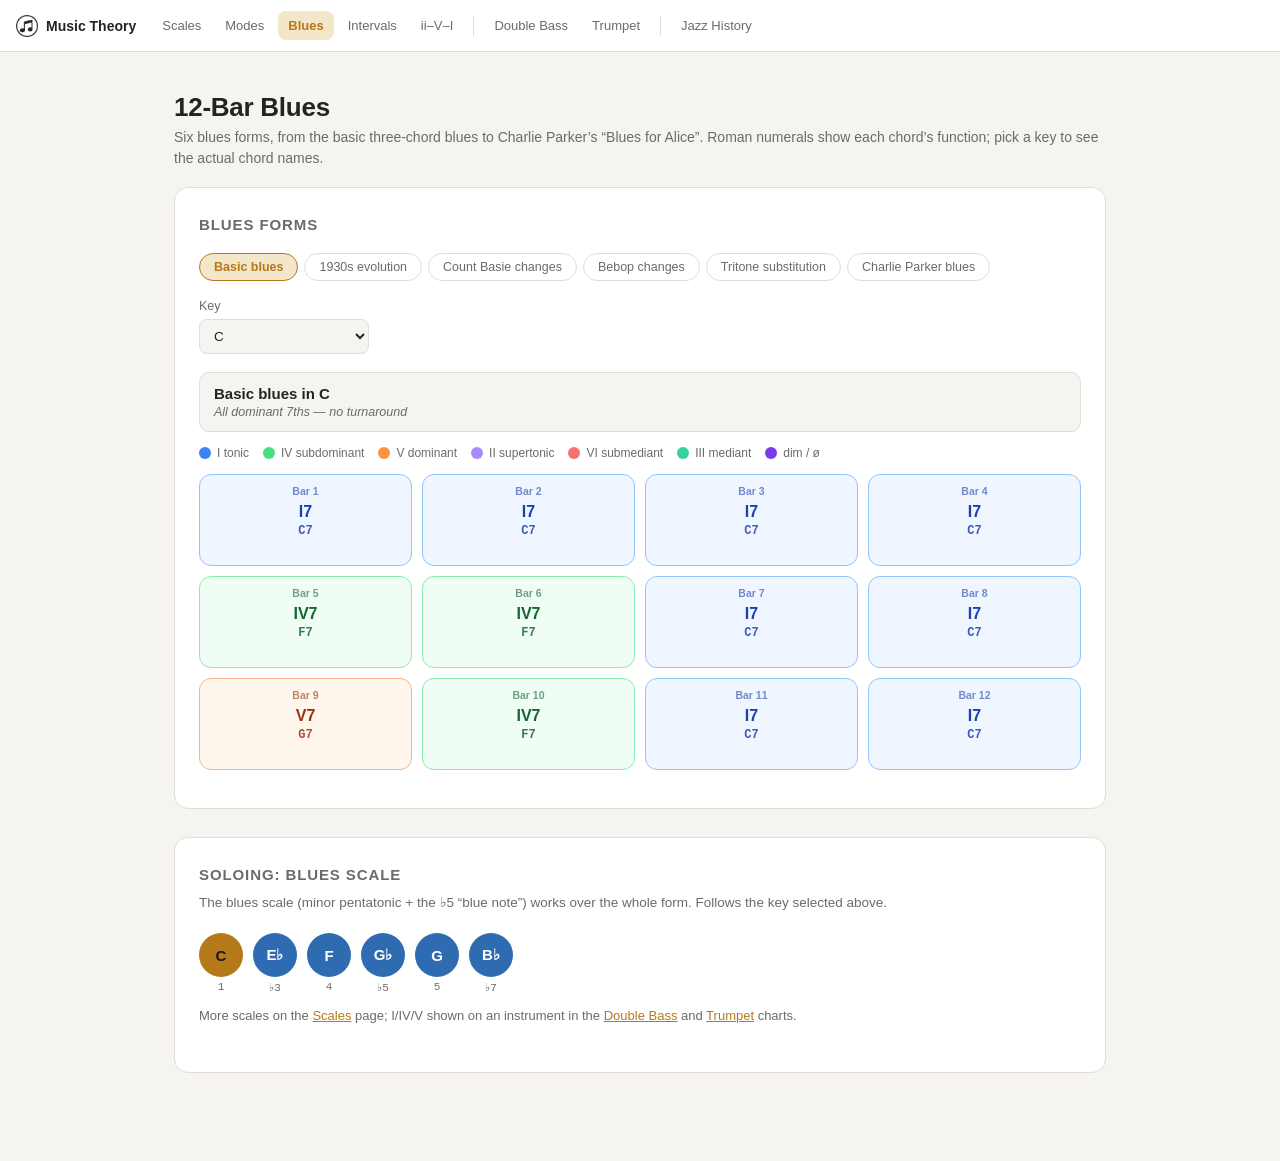
<file: theory/blues.html>
<!DOCTYPE html>
<html lang="en">
<head>
<meta charset="UTF-8">
<meta name="viewport" content="width=device-width, initial-scale=1">
<title>12-Bar Blues — Forms in Every Key</title>
<link rel="icon" type="image/png" href="../assets/favicon.png">
<link rel="stylesheet" href="../assets/site.css">
<style>
  /* Shared tokens, layout, tabs and explorer widgets live in assets/site.css. */

  /* ========== FORM HEADER ========== */
  .form-header {
    margin-bottom: 14px;
    padding: 12px 14px;
    border-radius: 10px;
    border: 1px solid var(--panel-border);
    background: var(--bg);
  }
  .form-name { font-size: 15px; font-weight: 600; }
  .form-note { font-size: 12.5px; color: var(--muted); margin-top: 3px; font-style: italic; }

  /* ========== LEGEND ========== */
  .fn-legend { display: flex; flex-wrap: wrap; gap: 6px 14px; margin-bottom: 14px; font-size: 12px; color: var(--muted); }
  .fn-legend span { display: inline-flex; align-items: center; gap: 6px; }
  .fn-legend i { width: 12px; height: 12px; border-radius: 50%; display: inline-block; }

  /* ========== BAR GRID ========== */
  .bar-row {
    display: grid;
    grid-template-columns: repeat(4, 1fr);
    gap: 10px;
    margin-bottom: 10px;
  }
  @media (max-width: 600px) { .bar-row { gap: 6px; } }

  /* Individual bar card */
  .bar {
    border-radius: 12px;
    border: 1px solid var(--panel-border);
    padding: 10px 6px 8px;
    min-height: 92px;
    display: flex;
    flex-direction: column;
    align-items: center;
    gap: 3px;
    text-align: center;
  }
  .b-num { font-size: 10.5px; font-weight: 600; opacity: .6; margin-bottom: 2px; }
  /* Roman numerals: the bar's main chord is larger, a mid-bar change is smaller */
  .b-roman { font-size: 16px; font-weight: 700; line-height: 1.2; }
  .b-roman2 { font-size: 13px; font-weight: 700; line-height: 1.2; }
  /* Chord names in the selected key */
  .b-chord { font-size: 12px; font-weight: 600; font-family: var(--font-mono); opacity: .85; }
  /* Optional annotation (e.g. "turnaround", "tritone sub") */
  .b-tag { font-size: 10.5px; font-weight: 600; line-height: 1.2; margin-top: auto; padding-top: 3px; opacity: .75; }

  /* ========== FUNCTIONAL HARMONY COLORS ========== */
  /* Light mode */
  .fn-I   { background: #EFF6FF; border-color: #93C5FD; color: #1E40AF; }
  .fn-IV  { background: #F0FDF4; border-color: #86EFAC; color: #166534; }
  .fn-V   { background: #FFF7ED; border-color: #FDB37F; color: #9A3412; }
  .fn-II  { background: #FAF5FF; border-color: #C4B5FD; color: #5B21B6; }
  .fn-VI  { background: #FFF1F2; border-color: #FCA5A5; color: #991B1B; }
  .fn-III { background: #ECFDF5; border-color: #6EE7B7; color: #065F46; }
  .fn-dim { background: #F5F3FF; border-color: #A78BFA; color: #4C1D95; }
  /* Dark mode (the site default) */
  @media (prefers-color-scheme: dark) {
    .fn-I   { background: #1E3A8A; border-color: #3B82F6; color: #BFDBFE; }
    .fn-IV  { background: #14532D; border-color: #4ADE80; color: #BBF7D0; }
    .fn-V   { background: #431407; border-color: #FB923C; color: #FED7AA; }
    .fn-II  { background: #2E1065; border-color: #A78BFA; color: #DDD6FE; }
    .fn-VI  { background: #450A0A; border-color: #F87171; color: #FECACA; }
    .fn-III { background: #022C22; border-color: #34D399; color: #A7F3D0; }
    .fn-dim { background: #2E1065; border-color: #7C3AED; color: #DDD6FE; }
  }
</style>
</head>
<body>
<script src="../assets/nav.js"></script>
<div class="wrap">
  <h1>12-Bar Blues</h1>
  <p class="subtitle">Six blues forms, from the basic three-chord blues to Charlie Parker&rsquo;s &ldquo;Blues for Alice&rdquo;. Roman numerals show each chord&rsquo;s function; pick a key to see the actual chord names.</p>

  <div class="panel" id="forms-panel">
    <h2>Blues Forms</h2>
    <div class="tab-bar" id="tabs"></div>
    <div class="explorer">
      <label>Key
        <select id="key-select"></select>
      </label>
    </div>

    <div class="form-header">
      <div class="form-name" id="hd-name"></div>
      <div class="form-note" id="hd-note"></div>
    </div>

    <div class="fn-legend">
      <span><i style="background:#3B82F6"></i>I tonic</span>
      <span><i style="background:#4ADE80"></i>IV subdominant</span>
      <span><i style="background:#FB923C"></i>V dominant</span>
      <span><i style="background:#A78BFA"></i>II supertonic</span>
      <span><i style="background:#F87171"></i>VI submediant</span>
      <span><i style="background:#34D399"></i>III mediant</span>
      <span><i style="background:#7C3AED"></i>dim / ø</span>
    </div>

    <div id="grid"></div>
  </div>

  <div class="panel" id="scale-panel">
    <h2>Soloing: Blues Scale</h2>
    <p class="desc">The blues scale (minor pentatonic + the &flat;5 &ldquo;blue note&rdquo;) works over the whole form. Follows the key selected above.</p>
    <div class="note-chips" id="blues-scale-chips"></div>
    <p class="character-line">More scales on the <a href="scales.html" style="color:var(--accent)">Scales</a> page; I/IV/V shown on an instrument in the <a href="../instruments/double-bass.html#blues-panel" style="color:var(--accent)">Double Bass</a> and <a href="../instruments/trumpet.html#blues-panel" style="color:var(--accent)">Trumpet</a> charts.</p>
  </div>
</div>

<script src="../assets/theory.js"></script>
<script>
  /**
   * 12-BAR BLUES PROGRESSIONS DATA
   * Array of 6 different historical and stylistic variations of 12-bar blues in Roman numerals
   * Each progression contains 3 rows of 4 bars (12 bars total)
   * Colors correspond to harmonic function: I(blue), IV(green), V(orange), II(purple), VI(red), III(teal), dim(indigo)
   *
   * Shape of each progression object:
   *   id    - unique key used to mark/find the matching tab button
   *   label - short name shown on the tab and in the header
   *   note  - one-line description shown under the header label
   *   rows  - 3 arrays of 4 bar objects; each bar object has:
   *     n   - bar number (1-12), shown in the "Bar N" label
   *     r   - array of Roman numeral chord symbols for the bar; a second
   *           entry means the chord changes partway through the bar
   *           (e.g. a ii-V within one bar), rendered smaller below the first
   *     fn  - harmonic-function key, maps to the .fn-* CSS classes for coloring
   *     tag - optional short annotation printed under the roman numerals
   */
  const PROGS = [
    {
      id: "basic",
      label: "Basic blues",
      note: "All dominant 7ths — no turnaround",
      rows: [
        [
          { n: 1, r: ["I7"], fn: "I" },
          { n: 2, r: ["I7"], fn: "I" },
          { n: 3, r: ["I7"], fn: "I" },
          { n: 4, r: ["I7"], fn: "I" },
        ],
        [
          { n: 5, r: ["IV7"], fn: "IV" },
          { n: 6, r: ["IV7"], fn: "IV" },
          { n: 7, r: ["I7"], fn: "I" },
          { n: 8, r: ["I7"], fn: "I" },
        ],
        [
          { n: 9, r: ["V7"], fn: "V" },
          { n: 10, r: ["IV7"], fn: "IV" },
          { n: 11, r: ["I7"], fn: "I" },
          { n: 12, r: ["I7"], fn: "I" },
        ],
      ],
    },
    {
      id: "s1930",
      label: "1930s evolution",
      note: "Quick IV in bar 2 · V7 turnaround in bar 12",
      rows: [
        [
          { n: 1, r: ["I7"], fn: "I" },
          { n: 2, r: ["IV7"], fn: "IV", tag: "quick IV" },
          { n: 3, r: ["I7"], fn: "I" },
          { n: 4, r: ["I7"], fn: "I" },
        ],
        [
          { n: 5, r: ["IV7"], fn: "IV" },
          { n: 6, r: ["IV7"], fn: "IV" },
          { n: 7, r: ["I7"], fn: "I" },
          { n: 8, r: ["I7"], fn: "I" },
        ],
        [
          { n: 9, r: ["V7"], fn: "V" },
          { n: 10, r: ["IV7"], fn: "IV" },
          { n: 11, r: ["I7"], fn: "I" },
          { n: 12, r: ["V7"], fn: "V", tag: "turnaround" },
        ],
      ],
    },
    {
      id: "basie",
      label: "Count Basie changes",
      note: "Diminished passing chords · secondary dominant D7 in bar 8",
      rows: [
        [
          { n: 1, r: ["I7"], fn: "I" },
          { n: 2, r: ["IV7", "iv°"], fn: "IV", tag: "passing dim" },
          { n: 3, r: ["I7", "IIm7"], fn: "I", tag: "chromatic" },
          { n: 4, r: ["I7"], fn: "I" },
        ],
        [
          { n: 5, r: ["IV7"], fn: "IV" },
          { n: 6, r: ["iv°"], fn: "dim", tag: "passing dim" },
          { n: 7, r: ["I7"], fn: "I" },
          { n: 8, r: ["VI7"], fn: "VI", tag: "V of ii" },
        ],
        [
          { n: 9, r: ["V7"], fn: "V" },
          { n: 10, r: ["IV7"], fn: "IV" },
          { n: 11, r: ["I7"], fn: "I" },
          { n: 12, r: ["V7"], fn: "V", tag: "turnaround" },
        ],
      ],
    },
    {
      id: "bebop",
      label: "Bebop changes",
      note: "ii–V motion throughout · #iv° passing · iii–VI–ii–V turnaround",
      rows: [
        [
          { n: 1, r: ["I7"], fn: "I" },
          { n: 2, r: ["IV7"], fn: "IV" },
          { n: 3, r: ["I7"], fn: "I" },
          { n: 4, r: ["IIIm7", "I7"], fn: "III", tag: "ii–V to IV" },
        ],
        [
          { n: 5, r: ["IV7"], fn: "IV" },
          { n: 6, r: ["#iv°"], fn: "dim", tag: "passing dim" },
          { n: 7, r: ["I7"], fn: "I" },
          { n: 8, r: ["IIIm7", "VI7♭9"], fn: "III", tag: "V of ii" },
        ],
        [
          { n: 9, r: ["IIm7"], fn: "II" },
          { n: 10, r: ["V7"], fn: "V" },
          { n: 11, r: ["IIIm7", "VI7"], fn: "III" },
          { n: 12, r: ["IIm7", "V7"], fn: "II", tag: "iii–VI–ii–V" },
        ],
      ],
    },
    {
      id: "tritone",
      label: "Tritone substitution",
      note: "♭II7 replaces V7 — descending chromatic bass",
      rows: [
        [
          { n: 1, r: ["I7"], fn: "I" },
          { n: 2, r: ["IV7"], fn: "IV" },
          { n: 3, r: ["I7"], fn: "I" },
          { n: 4, r: ["IIIm7", "I7"], fn: "III", tag: "ii–V" },
        ],
        [
          { n: 5, r: ["IV7"], fn: "IV" },
          { n: 6, r: ["#IVm7", "♭II7"], fn: "dim", tag: "tritone sub" },
          { n: 7, r: ["I7", "♭II7"], fn: "I", tag: "chromatic" },
          { n: 8, r: ["♭II7", "♭VII7"], fn: "IV", tag: "descending" },
        ],
        [
          { n: 9, r: ["IIm7"], fn: "II" },
          { n: 10, r: ["V7", "♭II7"], fn: "V", tag: "tritone" },
          { n: 11, r: ["IIIm7", "VI7"], fn: "III" },
          { n: 12, r: ["IIm7", "V7"], fn: "II", tag: "turnaround" },
        ],
      ],
    },
    {
      id: "parker",
      label: "Charlie Parker blues",
      note: "'Blues for Alice' — Imaj7 start · descending ii–V chain",
      rows: [
        [
          { n: 1, r: ["Imaj7"], fn: "I", tag: "major 7!" },
          { n: 2, r: ["VIIø7", "III7♭9"], fn: "III", tag: "ii–V to vi" },
          { n: 3, r: ["VIm7", "♭VI7"], fn: "VI", tag: "ii–V" },
          { n: 4, r: ["IIIm7", "I7"], fn: "III", tag: "ii–V to IV" },
        ],
        [
          { n: 5, r: ["IV7"], fn: "IV" },
          { n: 6, r: ["IVm7", "♭VII7"], fn: "IV", tag: "iv minor" },
          { n: 7, r: ["IIIm7", "VI7"], fn: "III" },
          { n: 8, r: ["♭IIIm7", "♭VI7"], fn: "IV", tag: "descending" },
        ],
        [
          { n: 9, r: ["IIm7"], fn: "II" },
          { n: 10, r: ["V7"], fn: "V" },
          { n: 11, r: ["Imaj7", "VI7"], fn: "I", tag: "landing" },
          { n: 12, r: ["IIm7", "V7"], fn: "II", tag: "turnaround" },
        ],
      ],
    },
  ];

  // Major-scale offset of each Roman numeral degree (I..VII).
  const ROMAN_DEGREES = ["I","II","III","IV","V","VI","VII"];
  const MAJOR_OFFSETS = [0, 2, 4, 5, 7, 9, 11];

  /**
   * chordInKey("♭II7", "C") -> "D♭7"
   * Splits a Roman-numeral chord symbol into accidental + numeral + quality,
   * spells the root in the given key and re-attaches the quality.
   */
  function chordInKey(symbol, key) {
    const m = symbol.match(/^([♭b#♯]?)(VII|VI|IV|V|III|II|I|vii|vi|iv|v|iii|ii|i)(.*)$/);
    if (!m) return symbol;
    const numeral = ROMAN_DEGREES.indexOf(m[2].toUpperCase()) + 1;
    const shift = /[♭b]/.test(m[1]) ? -1 : m[1] ? 1 : 0;
    const root = spellNote(key, MAJOR_OFFSETS[numeral - 1] + shift, numeral);
    return pretty(SIMPLE_ROOT[root] || root) + m[3];
  }
  // Chord roots are read by players, so awkward spellings become their common enharmonic (Cb7 -> B7).
  const SIMPLE_ROOT = { Cb: "B", Fb: "E", "E#": "F", "B#": "C" };
  ["C","D","E","F","G","A","B"].forEach(l => {
    SIMPLE_ROOT[l + "bb"] = CHROMATIC[(idx(l) + 10) % 12];
    SIMPLE_ROOT[l + "##"] = CHROMATIC[(idx(l) + 2) % 12];
  });

  let currentProg = PROGS[0];
  const keySelect = document.getElementById("key-select");
  populateSelect(keySelect, KEY_NAMES);
  keySelect.value = "C";

  /**
   * renderProg(p)
   * Renders the selected progression: header, active tab, and the 3 rows of 4 bar cards
   * (Roman numerals + chord names in the selected key + optional annotation).
   */
  function renderProg(p) {
    currentProg = p;
    const key = keySelect.value;
    document.getElementById("hd-name").textContent = `${p.label} in ${pretty(key)}`;
    document.getElementById("hd-note").textContent = p.note;
    document.querySelectorAll("#tabs .tab").forEach(b => b.classList.toggle("active", b.dataset.id === p.id));

    const grid = document.getElementById("grid");
    grid.innerHTML = "";
    p.rows.forEach(row => {
      const rowDiv = document.createElement("div");
      rowDiv.className = "bar-row";
      row.forEach(bar => {
        const el = document.createElement("div");
        el.className = "bar fn-" + bar.fn;
        let html = `<div class="b-num">Bar ${bar.n}</div>`;
        bar.r.forEach((rv, i) => {
          html += `<div class="${i === 0 ? "b-roman" : "b-roman2"}">${rv}</div>`;
        });
        html += `<div class="b-chord">${bar.r.map(rv => chordInKey(rv, key)).join(" · ")}</div>`;
        if (bar.tag) html += `<div class="b-tag">${bar.tag}</div>`;
        el.innerHTML = html;
        rowDiv.appendChild(el);
      });
      grid.appendChild(rowDiv);
    });

    const blues = SCALES.find(s => s.key === "blues");
    renderNoteChips(document.getElementById("blues-scale-chips"), key,
      blues.offsets.map((o, i) => ({ offset: o, numeral: numeralFromDegree(blues.degrees[i]), label: blues.degrees[i] })));
  }

  const tabs = document.getElementById("tabs");
  PROGS.forEach(p => {
    const btn = document.createElement("button");
    btn.className = "tab";
    btn.dataset.id = p.id;
    btn.textContent = p.label;
    btn.onclick = () => renderProg(p);
    tabs.appendChild(btn);
  });
  keySelect.addEventListener("change", () => renderProg(currentProg));

  renderProg(PROGS[0]);
</script>
</body>
</html>
</file>
<file: assets/site.css>
/* Shared styles for every page: color tokens, the top site menu, page chrome
   (.wrap / h1 / .panel), the in-page sidenav, tables and the explorer widgets. */

/* ========== COLOR TOKENS ========== */
/* Dark theme is the default; the media query below overrides these for light mode. */
:root {
  --bg: #14161c;
  --panel: #1c1f27;
  --panel-border: #2b2f3a;
  --text: #e8eaef;
  --muted: #9aa1b2;
  --accent: #d9a441;
  --accent-soft: #3a3120;
  --string-line: #565c6e;
  --fret-line: #3a3f4c;
  --nut: #e8eaef;
  --open-dot: #6c7386;
  --root-dot: #d9a441;
  --natural-dot: #4d84c9;
  --dim-dot: #3a3f4c;
  --chord-i: #d9a441;
  --chord-iv: #4d84c9;
  --chord-v: #c9604a;
  --nav-h: 52px;
  --font-sans: -apple-system, BlinkMacSystemFont, "Segoe UI", Helvetica, Arial, sans-serif;
  --font-mono: ui-monospace, SFMono-Regular, Menlo, Consolas, monospace;
}
@media (prefers-color-scheme: light) {
  :root {
    --bg: #f5f4f0;
    --panel: #ffffff;
    --panel-border: #e1ded4;
    --text: #232323;
    --muted: #6b6b6b;
    --accent: #b5791a;
    --accent-soft: #f3e6c9;
    --string-line: #999;
    --fret-line: #ccc;
    --nut: #232323;
    --open-dot: #8a8a8a;
    --root-dot: #b5791a;
    --natural-dot: #2f6bb0;
    --dim-dot: #ddd8cb;
    --chord-i: #b5791a;
    --chord-iv: #2f6bb0;
    --chord-v: #ab4a34;
  }
}

* { box-sizing: border-box; }
body {
  margin: 0;
  padding: 0;
  background: var(--bg);
  color: var(--text);
  font-family: var(--font-sans);
}
/* Pages with an in-page sidenav lay it out next to the content column. */
body.has-sidenav {
  display: flex;
  flex-wrap: wrap;
  align-items: flex-start;
}
.wrap { flex: 1; min-width: 0; max-width: 980px; margin: 0 auto; padding: 40px 24px 60px; }

/* ========== TOP SITE MENU (injected by nav.js) ========== */
.site-nav {
  position: sticky;
  top: 0;
  z-index: 20;
  flex: 0 0 100%;
  height: var(--nav-h);
  display: flex;
  align-items: center;
  gap: 4px;
  padding: 0 16px;
  background: var(--panel);
  border-bottom: 1px solid var(--panel-border);
  overflow-x: auto;
  white-space: nowrap;
}
.site-nav .brand {
  font-weight: 700;
  font-size: 14px;
  color: var(--text);
  text-decoration: none;
  margin-right: 12px;
  display: flex;
  align-items: center;
  gap: 8px;
}
/* The logo is a transparent cut-out used as a mask, so it takes the text colour of the current theme.
   It is inlined as a data URI because browsers refuse to load mask images from file:// pages. */
.site-nav .brand .logo {
  width: 22px;
  height: 22px;
  background: currentColor;
  --logo: url("[data-uri]");
  -webkit-mask: var(--logo) center / contain no-repeat;
  mask: var(--logo) center / contain no-repeat;
}
.site-nav .sep { width: 1px; height: 20px; background: var(--panel-border); margin: 0 6px; flex-shrink: 0; }
.site-nav a.item {
  font-size: 13px;
  color: var(--muted);
  text-decoration: none;
  padding: 7px 10px;
  border-radius: 8px;
  transition: background .12s, color .12s;
}
.site-nav a.item:hover { color: var(--text); background: var(--bg); }
.site-nav a.item.active { color: var(--accent); background: var(--accent-soft); font-weight: 600; }

/* ========== IN-PAGE SIDENAV ========== */
/* Sticky below the site menu; the active link is synced to scroll by the scrollspy in nav.js. */
.sidenav {
  position: sticky;
  top: var(--nav-h);
  align-self: flex-start;
  height: calc(100vh - var(--nav-h));
  overflow-y: auto;
  flex-shrink: 0;
  width: 210px;
  background: var(--panel);
  border-right: 1px solid var(--panel-border);
  padding: 24px 14px;
  display: flex;
  flex-direction: column;
  gap: 2px;
}
.sidenav-title {
  font-size: 12px;
  font-weight: 700;
  text-transform: uppercase;
  letter-spacing: 0.06em;
  color: var(--muted);
  padding: 0 10px 14px;
}
.sidenav a {
  font-size: 13px;
  color: var(--muted);
  text-decoration: none;
  padding: 8px 10px;
  border-radius: 8px;
  transition: background .12s, color .12s;
}
.sidenav a:hover { color: var(--text); background: var(--bg); }
.sidenav a.active { color: var(--accent); background: var(--accent-soft); font-weight: 600; }

/* Below 860px there's no room for a side column: the sidenav becomes a
   horizontally-scrollable bar stacked above the content. */
@media (max-width: 860px) {
  body.has-sidenav { flex-direction: column; flex-wrap: nowrap; }
  .site-nav { width: 100%; }
  .sidenav {
    position: static;
    width: 100%;
    height: auto;
    flex-direction: row;
    overflow-x: auto;
    overflow-y: visible;
    border-right: none;
    border-bottom: 1px solid var(--panel-border);
    gap: 6px;
    padding: 14px 16px;
  }
  .sidenav-title { display: none; }
  .sidenav a { flex-shrink: 0; white-space: nowrap; }
  .wrap { max-width: 100%; padding: 28px 16px 48px; }
}

/* ========== PAGE HEADER + PANELS ========== */
h1 {
  font-size: 26px;
  margin: 0 0 4px;
  letter-spacing: -0.01em;
}
.subtitle {
  color: var(--muted);
  font-size: 14px;
  margin: 0 0 18px;
  line-height: 1.5;
}
.subtitle a, .panel p.desc a { color: var(--accent); }
.panel {
  background: var(--panel);
  border: 1px solid var(--panel-border);
  border-radius: 14px;
  padding: 28px 24px;
  margin-bottom: 28px;
  scroll-margin-top: calc(var(--nav-h) + 20px);
}
.panel h2 {
  font-size: 15px;
  text-transform: uppercase;
  letter-spacing: 0.06em;
  color: var(--muted);
  margin: 0 0 20px;
  font-weight: 600;
}
.panel p.desc {
  font-size: 13.5px;
  color: var(--muted);
  margin: -10px 0 20px;
  line-height: 1.5;
}
@media (max-width: 600px) {
  .panel { padding: 20px 16px; }
}

/* ========== TABLES ========== */
.panel table {
  width: 100%;
  border-collapse: collapse;
  font-size: 13.5px;
}
.panel th, .panel td {
  text-align: center;
  padding: 8px 6px;
  border-bottom: 1px solid var(--panel-border);
  font-variant-numeric: tabular-nums;
}
.panel th {
  color: var(--muted);
  font-weight: 600;
  font-size: 12px;
  text-transform: uppercase;
  letter-spacing: 0.03em;
}
.panel td.string-name, .panel td.name-cell {
  font-weight: 700;
  color: var(--accent);
  text-align: left;
  padding-left: 4px;
}
.panel td.left { text-align: left; }
.panel td.open-note { color: var(--muted); font-style: italic; }
.table-scroll { overflow-x: auto; margin-bottom: 24px; }

/* ========== LEGEND ========== */
.panel .legend {
  display: flex;
  gap: 22px;
  flex-wrap: wrap;
  margin-top: 20px;
  font-size: 13px;
  color: var(--muted);
}
.panel .legend-item { display: flex; align-items: center; gap: 8px; }
.panel .legend-dot {
  width: 16px; height: 16px;
  border-radius: 50%;
  flex-shrink: 0;
}

/* ========== EXPLORER CONTROLS ========== */
.explorer {
  display: flex;
  flex-wrap: wrap;
  gap: 16px;
  margin-bottom: 18px;
}
.explorer label {
  font-size: 12.5px;
  color: var(--muted);
  display: flex;
  flex-direction: column;
  gap: 6px;
}
.explorer select {
  background: var(--bg);
  color: var(--text);
  border: 1px solid var(--panel-border);
  border-radius: 8px;
  padding: 8px 10px;
  font-size: 13.5px;
  min-width: 170px;
}
.result-strip {
  display: flex;
  flex-wrap: wrap;
  gap: 18px;
  align-items: center;
  background: var(--bg);
  border: 1px solid var(--panel-border);
  border-radius: 10px;
  padding: 14px 16px;
  margin-bottom: 18px;
  font-size: 13.5px;
}
.result-strip .formula-tag {
  font-family: var(--font-mono);
  background: var(--accent-soft);
  color: var(--accent);
  padding: 3px 8px;
  border-radius: 6px;
  font-size: 12.5px;
}
.result-strip .notes-list { font-weight: 600; }
.character-line {
  font-size: 13px;
  color: var(--muted);
  margin-top: -6px;
  margin-bottom: 18px;
  line-height: 1.5;
}

/* Row of note bubbles used by the theory pages (no instrument diagram). */
.note-chips { display: flex; flex-wrap: wrap; gap: 10px; margin-bottom: 18px; }
.note-chip {
  display: flex; flex-direction: column; align-items: center; gap: 4px;
  min-width: 44px;
}
.note-chip .bubble {
  width: 44px; height: 44px; border-radius: 50%;
  display: flex; align-items: center; justify-content: center;
  font-weight: 700; font-size: 15px;
  background: var(--natural-dot); color: #fff;
}
.note-chip.is-root .bubble { background: var(--accent); color: #1a1a1a; }
.note-chip .deg { font-size: 11px; color: var(--muted); font-family: var(--font-mono); }

/* ========== BLUES BAR GRID ========== */
.blues-bars {
  display: grid;
  grid-template-columns: repeat(4, 1fr);
  gap: 8px;
  margin-bottom: 18px;
}
.blues-bar {
  border: 1px solid var(--panel-border);
  border-radius: 10px;
  padding: 10px 8px 8px;
  text-align: center;
  background: var(--bg);
  border-top: 3px solid var(--panel-border);
}
.blues-bar .bar-num { font-size: 10px; color: var(--muted); margin-bottom: 4px; }
.blues-bar .bar-roman { font-size: 15px; font-weight: 700; }
.blues-bar .bar-chord { font-size: 12px; font-weight: 600; color: var(--text); margin-top: 2px; }
.blues-bar.fn-I { border-top-color: var(--chord-i); }
.blues-bar.fn-I .bar-roman { color: var(--chord-i); }
.blues-bar.fn-IV { border-top-color: var(--chord-iv); }
.blues-bar.fn-IV .bar-roman { color: var(--chord-iv); }
.blues-bar.fn-V { border-top-color: var(--chord-v); }
.blues-bar.fn-V .bar-roman { color: var(--chord-v); }

/* Pill-style tab buttons (blues forms, chord-scale modes) */
.tab-bar { display: flex; flex-wrap: wrap; gap: 6px; margin-bottom: 18px; }
.tab {
  padding: 6px 14px;
  border-radius: 18px;
  font-size: 12.5px;
  font-weight: 500;
  cursor: pointer;
  border: 1px solid var(--panel-border);
  color: var(--muted);
  background: transparent;
  font-family: inherit;
  transition: all .15s;
}
.tab:hover { color: var(--text); }
.tab.active { background: var(--accent-soft); border-color: var(--accent); color: var(--accent); font-weight: 600; }

footer.page-footer, .wrap > footer {
  color: var(--muted);
  font-size: 12px;
  text-align: center;
  margin-top: 20px;
  line-height: 1.6;
}

@media print {
  .site-nav, .sidenav { display: none; }
}
</file>
